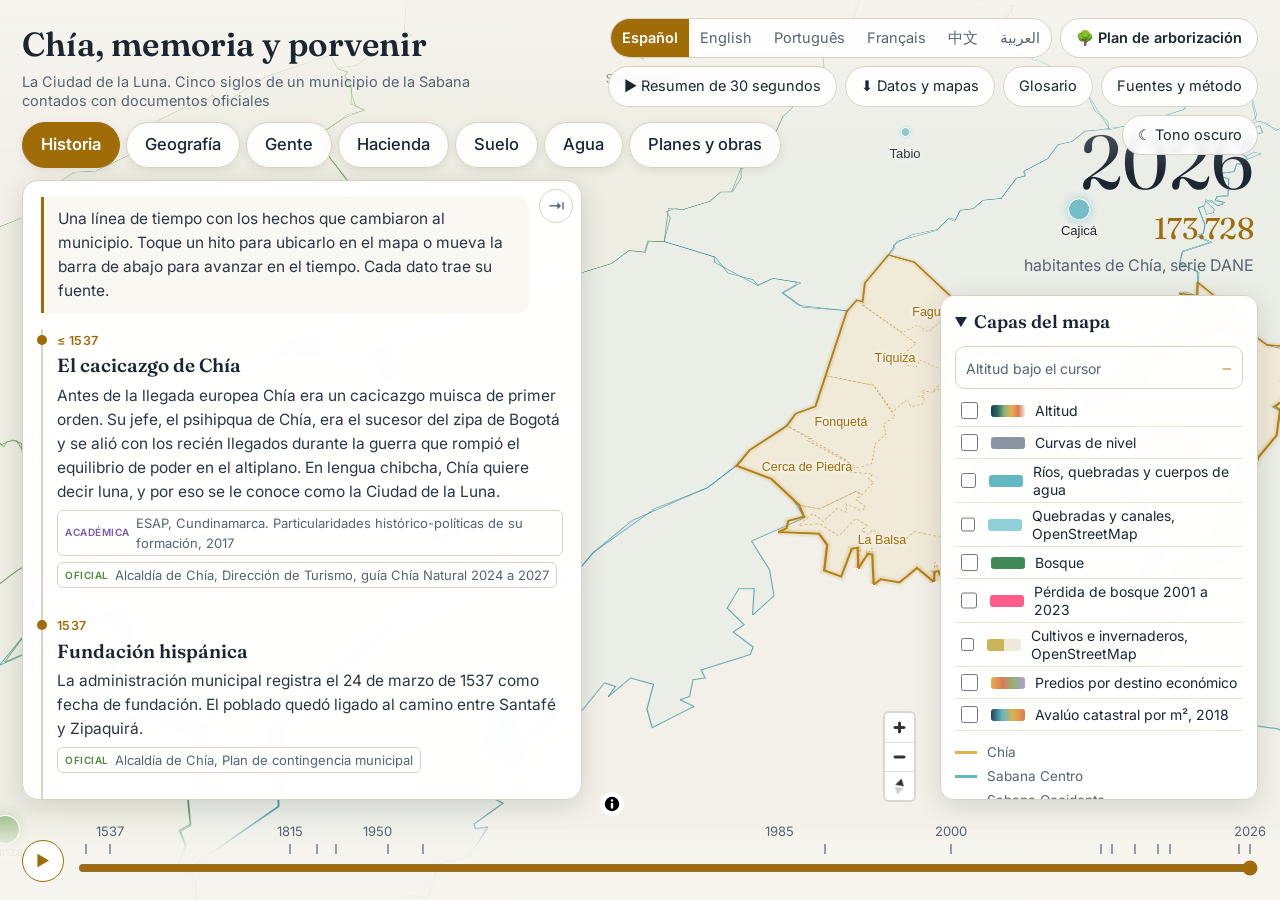
<file: index.html>
<!DOCTYPE html>
<html lang="es" dir="ltr">
<head>
<meta charset="utf-8">
<meta name="viewport" content="width=device-width, initial-scale=1">
<title>Chía, memoria y porvenir</title>
<meta name="description" content="Mapa interactivo de la historia y los planes de Chía, Cundinamarca, construido solo con documentos oficiales. Población, hacienda, agua, ordenamiento y obras.">
<meta property="og:type" content="website">
<meta property="og:title" content="Chía, memoria y porvenir">
<meta property="og:description" content="Cinco siglos de un municipio de la Sabana contados con documentos oficiales. Mapa interactivo con población, hacienda, agua, planes y obras.">
<meta property="og:url" content="https://doar95.github.io/chia/">
<meta property="og:image" content="https://doar95.github.io/chia/vista.png">
<meta property="og:image:width" content="1200">
<meta property="og:image:height" content="630">
<meta property="og:locale" content="es_CO">
<meta name="twitter:card" content="summary_large_image">
<meta name="twitter:image" content="https://doar95.github.io/chia/vista.png">
<meta name="theme-color" content="#f6f4ee">
<link rel="icon" href="icono.svg" type="image/svg+xml">
<link rel="stylesheet" href="vendor/maplibre-gl.css?v=15">
<link rel="preconnect" href="https://fonts.googleapis.com">
<link href="https://fonts.googleapis.com/css2?family=Fraunces:opsz,wght@9..144,400;9..144,600&family=Inter:wght@400;500;600&display=swap" rel="stylesheet">
<style>
:root{
  --noche:#f6f4ee; --panel:#fffffff5; --linea:#d8d2c4; --luna:#1c2632; --tenue:#566373;
  --oro:#a06c08; --agua:#1f8a99; --teja:#c2552d; --sabana:#4f8a3c; --lila:#7b58b0;
  --velo:#f6f4eee6; --velo0:#f6f4ee00; --velo2:#f6f4eef2; --velo3:#f6f4eecc; --chip:#ffffffdd; --tar:#faf8f3; --sel:#ece7da; --txt2:#2c3744;
  --rej:#e3ded2; --pista:#e9e5da; --modalbg:#1c263299; --caja:#ffffff; --sobreoro:#ffffff; --selfondo:#a06c08;
  --serif:"Fraunces",Georgia,"Songti SC","Noto Serif SC",serif;
  --sans:"Inter",system-ui,-apple-system,"Segoe UI","Noto Sans Arabic","PingFang SC","Microsoft YaHei",sans-serif;
}
[data-tema=oscuro]{
  --noche:#0a1420; --panel:#0f1c2bf2; --linea:#2a3b50; --luna:#efe9dc; --tenue:#9fb0c3;
  --oro:#e3b04b; --agua:#63b8c4; --teja:#dd7a55; --sabana:#8fb47a; --lila:#b79ad6;
  --velo:#0a1420e6; --velo0:#0a142000; --velo2:#0a1420f2; --velo3:#0a1420cc; --chip:#0f1c2bcc; --tar:#12213299; --sel:#1c2e44; --txt2:#dcd6c9;
  --rej:#22344a; --pista:#1b2b3f; --modalbg:#060c14d9; --caja:#0f1c2b; --sobreoro:#1a1405; --selfondo:#e3b04b;
}
*{box-sizing:border-box}
html,body{height:100%;margin:0;background:var(--noche);color:var(--luna);font-family:var(--sans);font-size:16.5px;line-height:1.55}
#map{position:fixed;inset:0}
button{font:inherit;color:inherit;cursor:pointer}
a{color:var(--oro)}
.cab{position:fixed;inset-block-start:0;inset-inline:0;display:flex;justify-content:space-between;align-items:flex-start;gap:16px;padding:18px 22px;pointer-events:none;z-index:5;background:linear-gradient(var(--velo),var(--velo0))}
.cab>*{pointer-events:auto}
.cab>div:first-child{flex:0 0 auto;pointer-events:none}
h1{white-space:nowrap}
h1{font-family:var(--serif);font-weight:600;font-size:clamp(22px,2.6vw,34px);margin:0;letter-spacing:.2px}
.sub{color:var(--tenue);max-width:52ch;margin:2px 0 0;font-size:14.5px;line-height:1.35}
.acc{display:flex;flex-wrap:wrap;gap:8px;justify-content:flex-end;align-items:center}
.pld{border:1px solid var(--linea);background:var(--chip);border-radius:999px;padding:8px 15px;font-size:14.5px;backdrop-filter:blur(6px)}
.pld:hover{border-color:var(--oro)}
.idi{display:flex;border:1px solid var(--linea);border-radius:999px;overflow:hidden;background:var(--chip)}
.idi button{border:0;background:none;padding:8px 11px;font-size:14.5px;color:var(--tenue)}
.idi button[aria-pressed=true]{background:var(--selfondo);color:var(--sobreoro);font-weight:600}
.lat{position:fixed;inset-block:180px 100px;inset-inline-start:22px;width:min(560px,calc(100vw - 44px));background:var(--panel);border:1px solid var(--linea);border-radius:16px;display:flex;flex-direction:column;z-index:4;backdrop-filter:blur(8px);overflow:hidden}
.caps{position:fixed;inset-block-start:122px;inset-inline-start:22px;z-index:5;display:flex;flex-wrap:wrap;gap:6px;max-width:calc(100vw - 420px)}
.caps button{border:1px solid var(--linea);background:var(--chip);padding:9px 18px;border-radius:999px;color:var(--luna);white-space:nowrap;font-size:16.5px;font-weight:500;backdrop-filter:blur(6px);box-shadow:0 2px 10px #00000014}
.caps button:hover{border-color:var(--oro)}
.caps button[aria-selected=true]{background:var(--selfondo);color:var(--sobreoro);border-color:var(--selfondo);font-weight:600}
.cont{padding:16px 18px 20px;overflow-y:auto;flex:1}
.cont h2{font-family:var(--serif);font-weight:600;font-size:21px;margin:18px 0 6px}
.cont h2:first-child{margin-top:0}
.cont p{margin:0 0 10px;color:var(--txt2)}
.nota{font-size:14px;color:var(--tenue)}
.ev{border-inline-start:2px solid var(--linea);padding:2px 0 14px 14px;padding-inline-start:14px;position:relative;opacity:.38;transition:opacity .3s;cursor:pointer}
.ev::before{content:"";position:absolute;inset-inline-start:-6px;top:6px;width:10px;height:10px;border-radius:50%;background:var(--linea)}
.ev.on{opacity:1}.ev.on::before{background:var(--oro)}
.ev.act{border-inline-start-color:var(--oro)}
.ev .a{font-size:12.5px;color:var(--oro);font-weight:600;letter-spacing:.4px}
.ev h3{font-family:var(--serif);font-size:19px;margin:1px 0 3px;font-weight:600}
.ev p{font-size:15.5px;margin:0 0 6px}
.fts{display:flex;flex-wrap:wrap;gap:6px;margin:4px 0 12px}
.ft{font-size:13px;border:1px solid var(--linea);border-radius:6px;padding:2px 7px;color:var(--tenue);text-decoration:none;display:inline-flex;gap:6px;align-items:center}
.ft:hover{border-color:var(--oro);color:var(--luna)}
.ft b{font-weight:600;font-size:10px;text-transform:uppercase;letter-spacing:.5px}
.t-of b{color:var(--sabana)}.t-ju b{color:var(--agua)}.t-ac b{color:var(--lila)}.t-pr b{color:var(--teja)}
.tar{border:1px solid var(--linea);border-radius:12px;padding:12px 14px;margin:0 0 10px;cursor:pointer;background:var(--tar)}
.tar:hover,.tar.act{border-color:var(--agua)}
.tar h3{font-family:var(--serif);font-size:19px;margin:0 0 4px;font-weight:600}
.tar p{font-size:15.5px;margin:0 0 6px}
table{width:100%;border-collapse:collapse;font-size:13px;margin:4px 0 8px}
th,td{padding:5px 6px;font-size:14.5px;text-align:end;border-bottom:1px solid var(--rej)}
th:first-child,td:first-child{text-align:start}
th{color:var(--tenue);font-weight:500}
svg text{font-family:var(--sans);fill:var(--tenue);font-size:12px}
.ley{display:flex;flex-wrap:wrap;gap:10px;font-size:14px;color:var(--tenue);margin:2px 0 8px}
.ley i{display:inline-block;width:10px;height:10px;border-radius:2px;margin-inline-end:5px;vertical-align:-1px}
.anio{position:fixed;inset-block-start:124px;inset-inline-end:26px;text-align:end;z-index:3;pointer-events:none}
.anio .n{font-family:var(--serif);font-size:clamp(40px,6vw,76px);line-height:1;font-weight:400}
.anio .p{font-size:clamp(20px,2.4vw,30px);font-family:var(--serif);color:var(--oro);margin-top:6px}
.anio .l{font-size:16px;color:var(--tenue)}
.tiempo{position:fixed;inset-block-end:0;inset-inline:0;padding:14px 22px 18px;z-index:5;background:linear-gradient(var(--velo0),var(--velo2) 45%);display:flex;gap:14px;align-items:flex-end}
.tiempo .bt{width:42px;height:42px;border-radius:50%;border:1px solid var(--oro);background:var(--caja);color:var(--oro);font-size:15px;flex:none}
.pista{flex:1;position:relative;height:58px;direction:ltr}
.pista input{position:absolute;inset-inline:0;bottom:6px;width:100%;margin:0;accent-color:var(--oro);background:none}
.marcas{position:absolute;inset-inline:8px;bottom:28px;height:26px}
.marcas i{position:absolute;bottom:0;width:2px;height:10px;background:var(--tenue);opacity:.6;transform:translateX(-1px)}
.marcas span{position:absolute;bottom:13px;font-size:13px;color:var(--tenue);transform:translateX(-50%)}
.leym{position:fixed;inset-block-end:92px;inset-inline-end:22px;z-index:3;font-size:16px;line-height:1.45;color:var(--tenue);background:var(--chip);border:1px solid var(--linea);border-radius:10px;padding:12px 16px;max-width:330px}
.leym div{display:flex;align-items:center;gap:10px;margin:4px 0}
.leym i{width:22px;height:0;border-top:3px solid;flex:none}
.etq{font-size:13px;color:var(--txt2);text-shadow:0 0 4px var(--noche),0 0 4px var(--noche);white-space:nowrap;pointer-events:none}
.etq.c{font-family:var(--serif);font-size:18px;color:var(--luna);font-weight:600}
.etq.cerro{color:var(--luna);font-size:12.5px;font-style:italic}
.etq.v{color:var(--oro);font-size:12.5px}
.modal{position:fixed;inset:0;background:var(--modalbg);z-index:20;display:none;align-items:center;justify-content:center;padding:20px}
.modal.ab{display:flex}
.modal .caja{background:var(--caja);border:1px solid var(--linea);border-radius:16px;max-width:760px;width:100%;max-height:86vh;overflow:auto;padding:24px 28px}
.modal h2{font-family:var(--serif);margin:0 0 10px;font-size:24px}
.modal h3{font-family:var(--serif);margin:18px 0 6px;font-size:17px}
.modal li{margin:4px 0;color:var(--txt2)}
.modal .lf{list-style:none;padding:0}.modal .lf li{margin:6px 0}
.rec{position:fixed;inset:0;z-index:15;display:none;pointer-events:none}
.rec.ab{display:block}
.rec .vel{position:absolute;inset:0;background:radial-gradient(ellipse at center,var(--velo0) 30%,var(--velo3) 100%)}
.rec .txt{position:absolute;inset-inline:0;bottom:17vh;text-align:center;padding:0 20px}
.rec .txt h2{font-family:var(--serif);font-size:clamp(34px,6vw,72px);margin:0;font-weight:600;text-shadow:0 2px 24px var(--noche)}
.rec .txt p{font-size:clamp(16px,2vw,22px);color:var(--luna);margin:8px 0 0;text-shadow:0 2px 12px var(--noche)}
.rec .txt>*{animation:sube .9s both}
@keyframes sube{from{opacity:0;transform:translateY(14px)}to{opacity:1;transform:none}}
.rec .ctl{position:absolute;inset-inline:0;bottom:6vh;display:flex;gap:10px;justify-content:center;pointer-events:auto}
.rec .bar{position:absolute;inset-inline:0;bottom:0;height:3px;background:var(--rej)}
.rec .bar i{display:block;height:100%;background:var(--oro);width:0}
body.enrec .lat,body.enrec .tiempo,body.enrec .leym,body.enrec .anio,body.enrec .cab{opacity:0;pointer-events:none}
.lat,.tiempo,.leym,.anio,.cab{transition:opacity .6s}
.capa{display:flex;align-items:center;gap:10px;padding:7px 2px;border-bottom:1px solid var(--pista);cursor:pointer;font-size:14.5px}
.capa input{accent-color:var(--oro);width:17px;height:17px}
.capa i{width:34px;height:12px;border-radius:3px;flex:none}
.alt-box{display:flex;justify-content:space-between;align-items:baseline;border:1px solid var(--linea);border-radius:10px;padding:8px 12px;margin:0 0 10px;color:var(--tenue)}
.alt-box b{font-family:var(--serif);font-size:22px;color:var(--oro);font-weight:400}
.kpis{display:grid;grid-template-columns:1fr 1fr;gap:8px;margin:4px 0 14px}
.kpis div{border:1px solid var(--linea);border-radius:12px;padding:10px 12px;background:var(--tar)}
.kpis b{font-family:var(--serif);font-size:26px;font-weight:400;color:var(--oro)}
.kpis small{margin-inline-start:6px;color:var(--tenue);font-size:13px}
.kpis span{display:block;font-size:13.5px;color:var(--txt2);line-height:1.3}
.aniofila{display:flex;flex-wrap:wrap;gap:12px;align-items:center;font-size:14.5px;margin:4px 0}
.aniofila b{font-family:var(--serif);font-size:20px;color:var(--oro);font-weight:400}
.aniofila i,.def>i{display:inline-block;width:10px;height:10px;border-radius:2px;margin-inline-end:5px}
.def{display:flex;gap:6px;align-items:baseline;margin:0 0 6px}.def p{margin:0;font-size:15px}.def>i{flex:none}
.dls{display:grid;gap:8px}
.dls a{display:flex;justify-content:space-between;gap:12px;border:1px solid var(--linea);border-radius:10px;padding:10px 14px;text-decoration:none;color:var(--luna)}
.dls a:hover{border-color:var(--oro)}.dls span{color:var(--tenue);font-size:13px;white-space:nowrap}.dls b{font-weight:500}
.amp{position:absolute;inset-block-start:8px;inset-inline-end:8px;z-index:2;width:34px;height:34px;border-radius:50%;border:1px solid var(--linea);background:var(--caja);color:var(--tenue);font-size:17px;line-height:1}
.amp:hover{border-color:var(--oro);color:var(--oro)}
@media (min-width:821px){body.amplio .lat{width:min(48vw,900px)}body.amplio .cont{font-size:17.5px}body.amplio .cont svg{max-width:640px;display:block}}
.guia{margin-inline-end:34px!important}
.capas{position:fixed;inset-block-end:100px;inset-inline-end:22px;z-index:4;width:318px;max-height:calc(100vh - 395px);overflow:auto;background:var(--panel);border:1px solid var(--linea);border-radius:14px;padding:4px 14px 8px;box-shadow:0 6px 28px #0000001f;backdrop-filter:blur(8px)}
.capas summary{font-family:var(--serif);font-weight:600;font-size:18px;padding:8px 0;cursor:pointer}
.capas .alt-box{margin:2px 0 6px;padding:6px 10px;font-size:14px}.capas .alt-box b{font-size:19px}
.capas .capa{padding:4px 2px;font-size:14px;line-height:1.25}
.leyc{font-size:13.5px;color:var(--tenue);padding-top:8px}.leyc div{display:flex;align-items:center;gap:10px;margin:3px 0}.leyc i{width:22px;height:0;border-top:3px solid;flex:none}.leyc .lt{display:block;margin-top:6px;line-height:1.35}
body.enrec .capas,body.enrec .caps{opacity:0;pointer-events:none}
.trad{font-size:12px;color:var(--tenue);border:1px dashed var(--linea);border-radius:8px;padding:6px 10px;margin:0 0 12px}
.maplibregl-ctrl-attrib{font-size:10px}
.maplibregl-ctrl-top-right{top:auto;bottom:100px;right:356px}
.maplibregl-ctrl-bottom-left{bottom:74px;left:590px}
[dir=rtl] .maplibregl-ctrl-bottom-left{left:auto;right:590px}
[dir=rtl] .maplibregl-ctrl-top-right{right:auto;left:356px}
body.enrec .maplibregl-control-container{opacity:0}
@media (max-width:820px){
  .cab{flex-direction:column;padding:12px 14px;gap:8px}h1{white-space:normal}.acc{justify-content:flex-start}
  .sub{display:none}
  .lat{inset-block:auto 96px;inset-inline:10px;width:auto;height:44vh}
  .anio{inset-block-start:128px;inset-inline-end:14px}
  .tiempo{padding:8px 12px 12px}
  .caps{position:fixed;inset-block-start:auto;inset-block-end:calc(44vh + 100px);inset-inline:10px;max-width:none;flex-wrap:nowrap;overflow-x:auto;scrollbar-width:none}.caps button{padding:7px 13px;font-size:14.5px}
  .lat{inset-block:auto 96px!important}.amp{display:none}
  .idi{max-width:100%;overflow-x:auto;scrollbar-width:none}.idi button{white-space:nowrap}.pld{padding:6px 11px;font-size:13.5px}
  .acc{flex-wrap:nowrap;overflow-x:auto;max-width:100%;scrollbar-width:none;justify-content:flex-start}.acc>*{flex:none}
  .capas{inset-block-end:auto;inset-block-start:104px;inset-inline-end:auto;inset-inline-start:10px;width:auto;max-width:calc(100vw - 20px);max-height:calc(56vh - 210px);padding:0 12px 4px}.capas summary{font-size:15px;padding:6px 0}
  .anio{inset-block-start:100px!important}.anio .n{font-size:34px}
  .maplibregl-ctrl-top-right{display:none}.maplibregl-ctrl-bottom-left{left:8px;bottom:60px}
}
@media (prefers-reduced-motion:reduce){.rec .txt>*{animation:none}}
.guia{border-inline-start:3px solid var(--oro);background:var(--tar);border-radius:0 10px 10px 0;padding:10px 14px;margin:0 0 16px;font-size:15.5px;color:var(--txt2)}
.prov{display:inline-block;font-size:13px;color:var(--teja);border:1px dashed var(--teja);border-radius:6px;padding:2px 8px;margin:0 0 6px}
.glos dt{font-family:var(--serif);font-size:18px;font-weight:600;margin-top:12px}.glos dd{margin:2px 0 0;color:var(--txt2)}
.etq{color:var(--luna)!important;text-shadow:0 0 4px var(--noche),0 0 4px var(--noche),0 0 2px var(--noche)!important}.etq.v{color:var(--oro)!important}
.lat,.leym,.modal .caja{box-shadow:0 6px 28px #0000001f}
.maplibregl-popup-content{font-family:var(--sans)}
</style>
</head>
<body>
<div id="map" role="application" aria-label="Mapa de Chía y la Sabana"></div>

<header class="cab">
  <div><h1 id="t-title"></h1><p class="sub" id="t-sub"></p></div>
  <div class="acc">
    <div class="idi" id="idi" role="group" aria-label="Idioma">
      <button data-l="es">Español</button><button data-l="en">English</button><button data-l="pt">Português</button><button data-l="fr">Français</button><button data-l="zh">中文</button><button data-l="ar">العربية</button>
    </div>
    <a class="pld" href="planarborizacion/" style="text-decoration:none;color:inherit;font-weight:600">🌳 Plan de arborización</a>
    <button class="pld" id="b-tour"></button>
    <button class="pld" id="b-data"></button>
    <button class="pld" id="b-glos"></button>
    <button class="pld" id="b-src"></button>
    <button class="pld" id="b-tema"></button>
  </div>
</header>

<div class="anio" aria-live="polite"><div class="n" id="anio-n"></div><div class="p" id="anio-p"></div><div class="l" id="anio-l"></div></div>

<nav class="caps" id="caps" role="tablist"></nav>
<aside class="lat">
  <button class="amp" id="b-amp" aria-label="Ampliar panel">⇥</button>
  <div class="cont" id="cont"></div>
</aside>

<div class="capas" id="capas"></div>

<footer class="tiempo">
  <button class="bt" id="b-play" aria-label="Reproducir">▶</button>
  <div class="pista"><div class="marcas" id="marcas"></div><input type="range" id="sl" min="0" max="1000" value="1000" step="1" aria-label="Año"></div>
</footer>

<div class="rec" id="rec"><div class="vel"></div><div class="txt" id="rec-txt"></div>
  <div class="ctl"><button class="pld" id="rec-pausa"></button><button class="pld" id="rec-rep"></button><button class="pld" id="rec-fin"></button></div>
  <div class="bar"><i id="rec-bar"></i></div></div>

<div class="modal" id="modal"><div class="caja" id="caja"></div></div>

<script src="vendor/maplibre-gl.js?v=15"></script>
<script src="vendor/maplibre-contour.js"></script>
<script src="datos/geografia.js?v=15"></script>
<script src="datos/geografia_osm.js?v=15"></script>
<script src="datos/datos.js?v=15"></script>
<script src="contenido/es.js?v=15"></script><script src="contenido/en.js?v=15"></script><script src="contenido/pt.js?v=15"></script><script src="contenido/fr.js?v=15"></script><script src="contenido/zh.js?v=15"></script><script src="contenido/ar.js?v=15"></script>
<script src="app.js?v=15"></script>
</body>
</html>
</file>
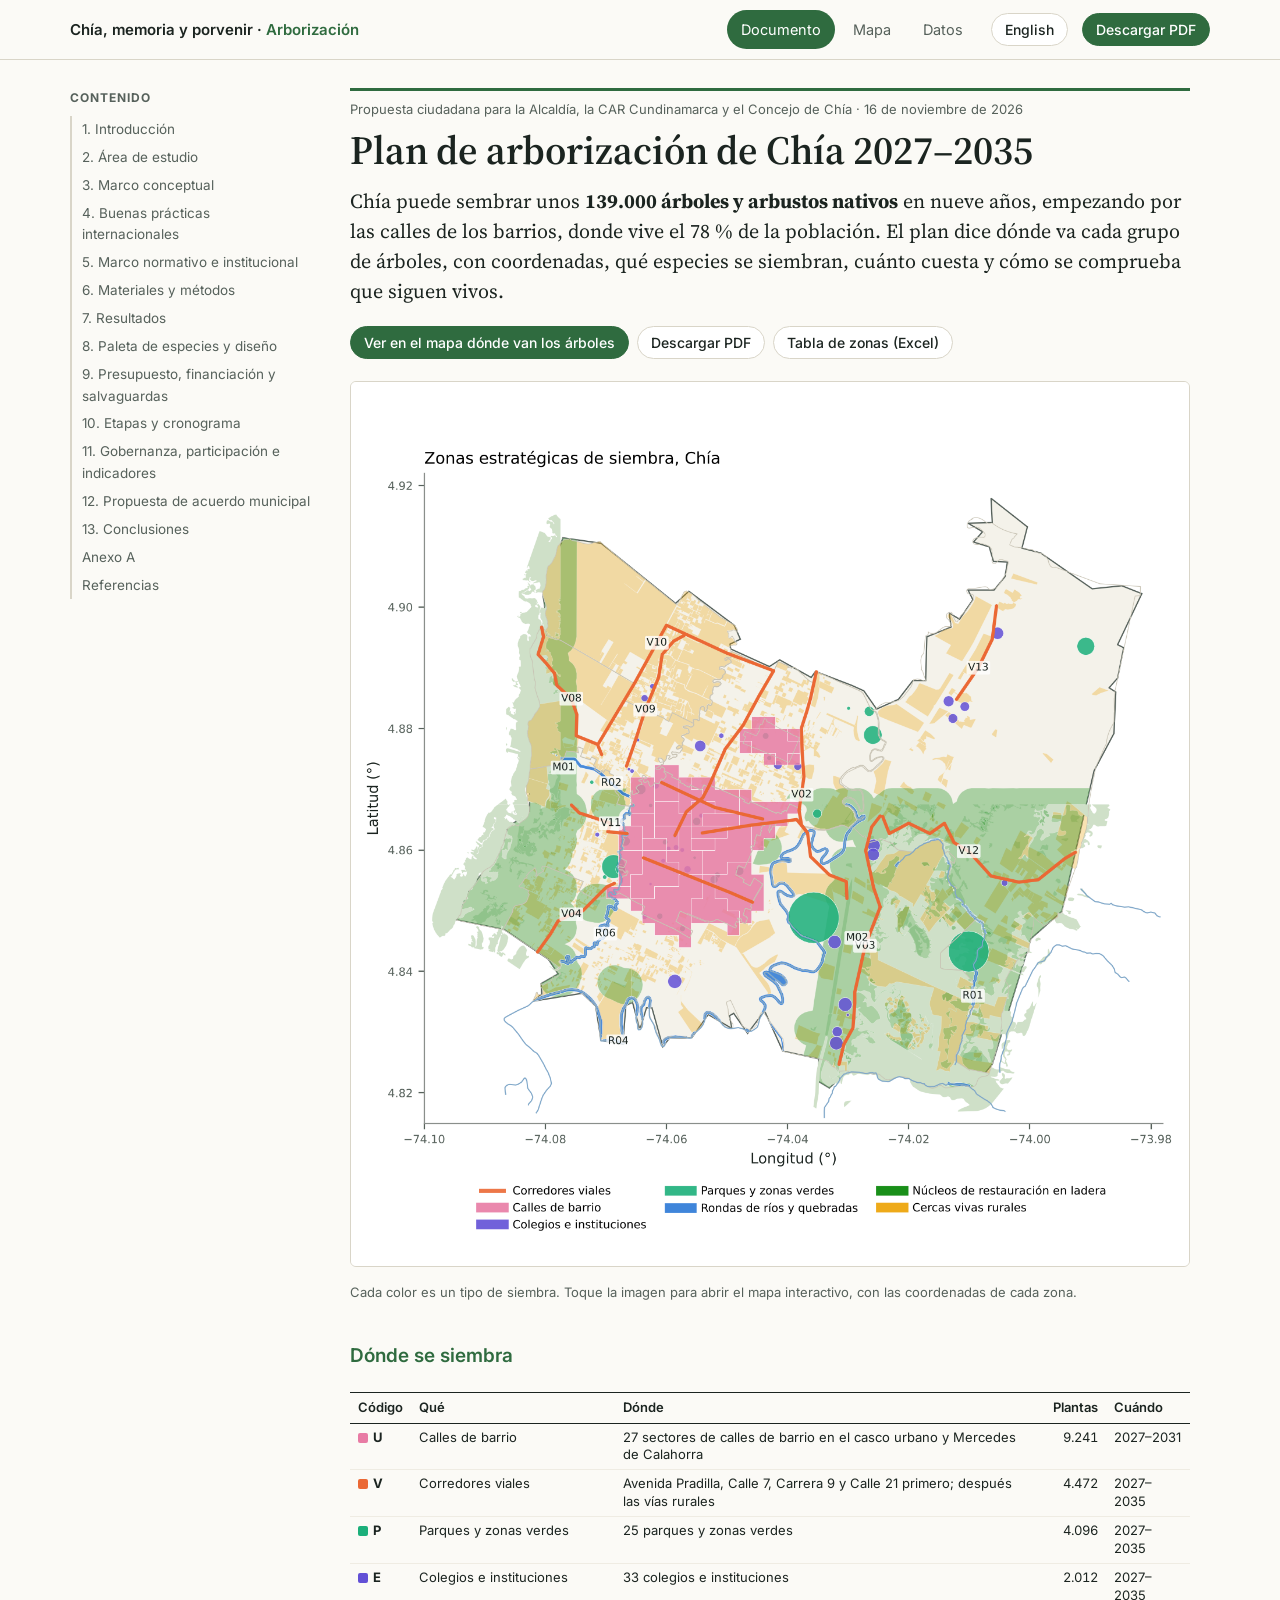
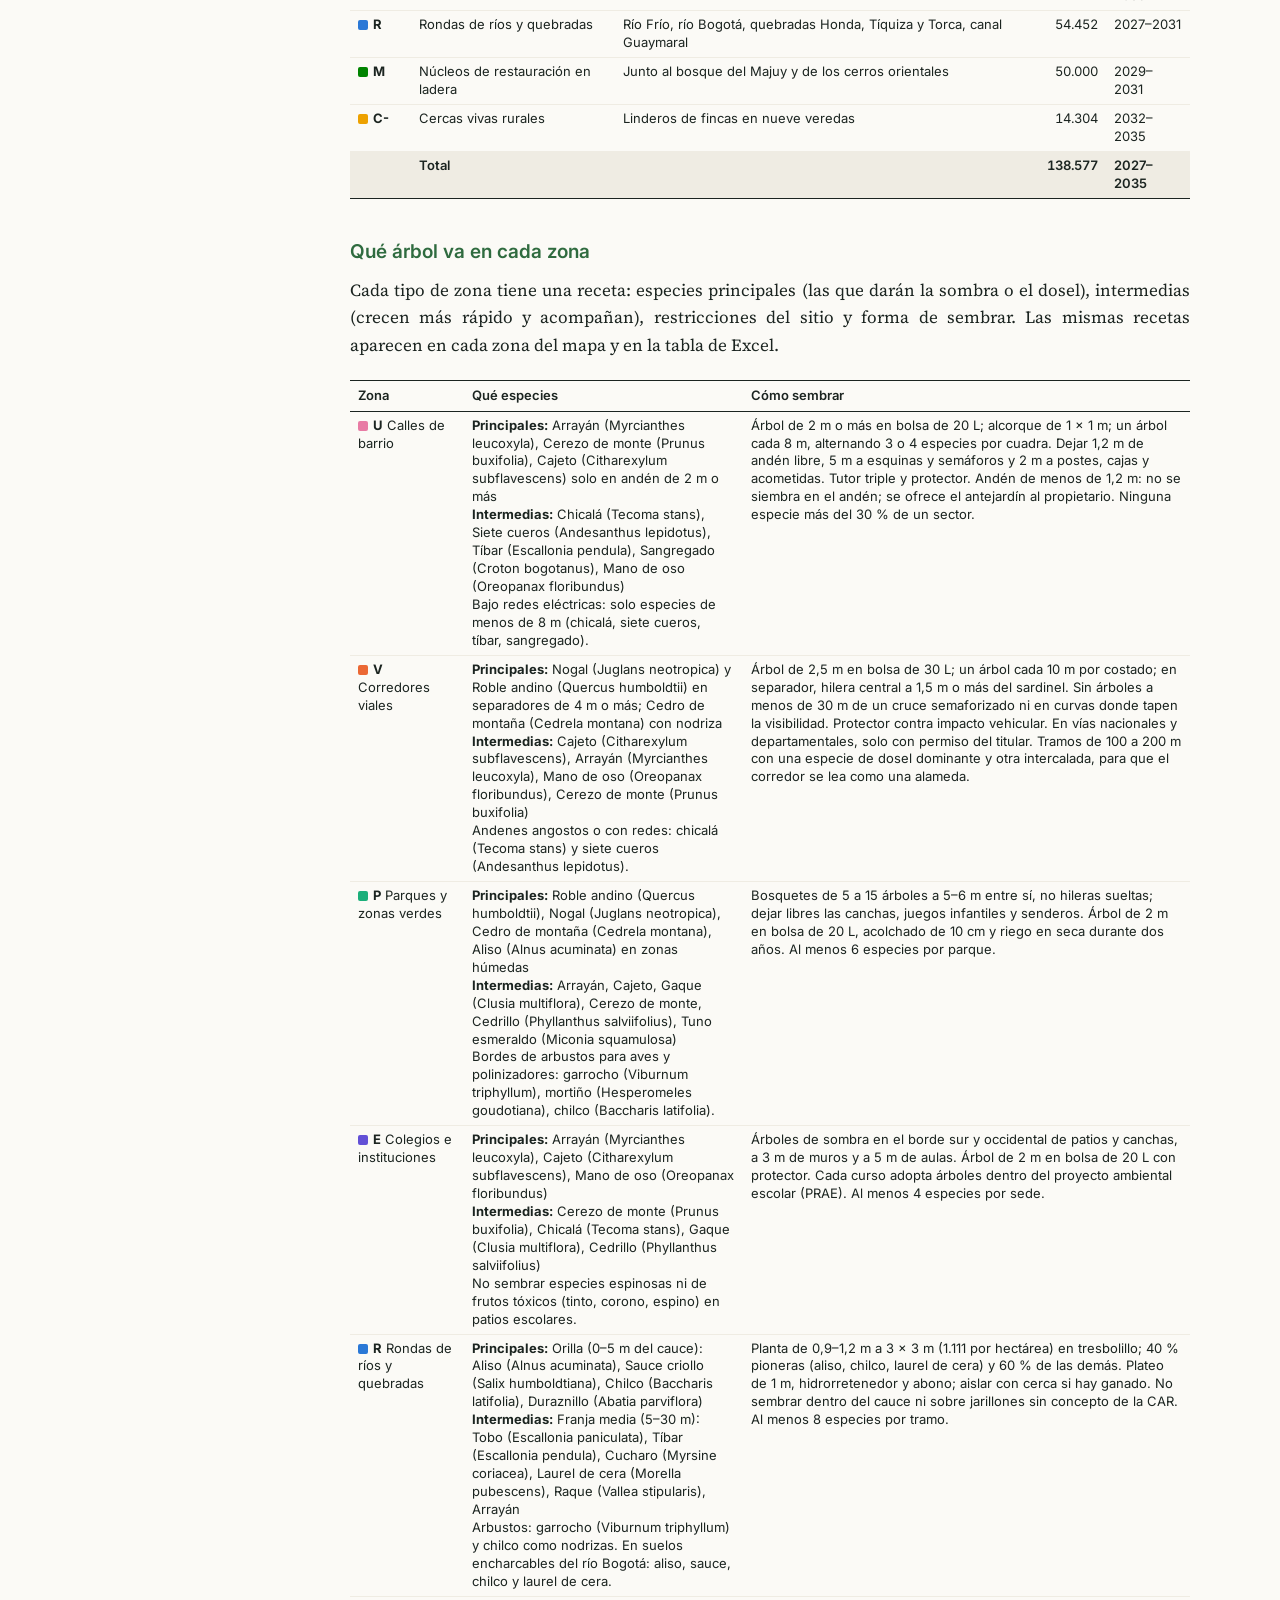
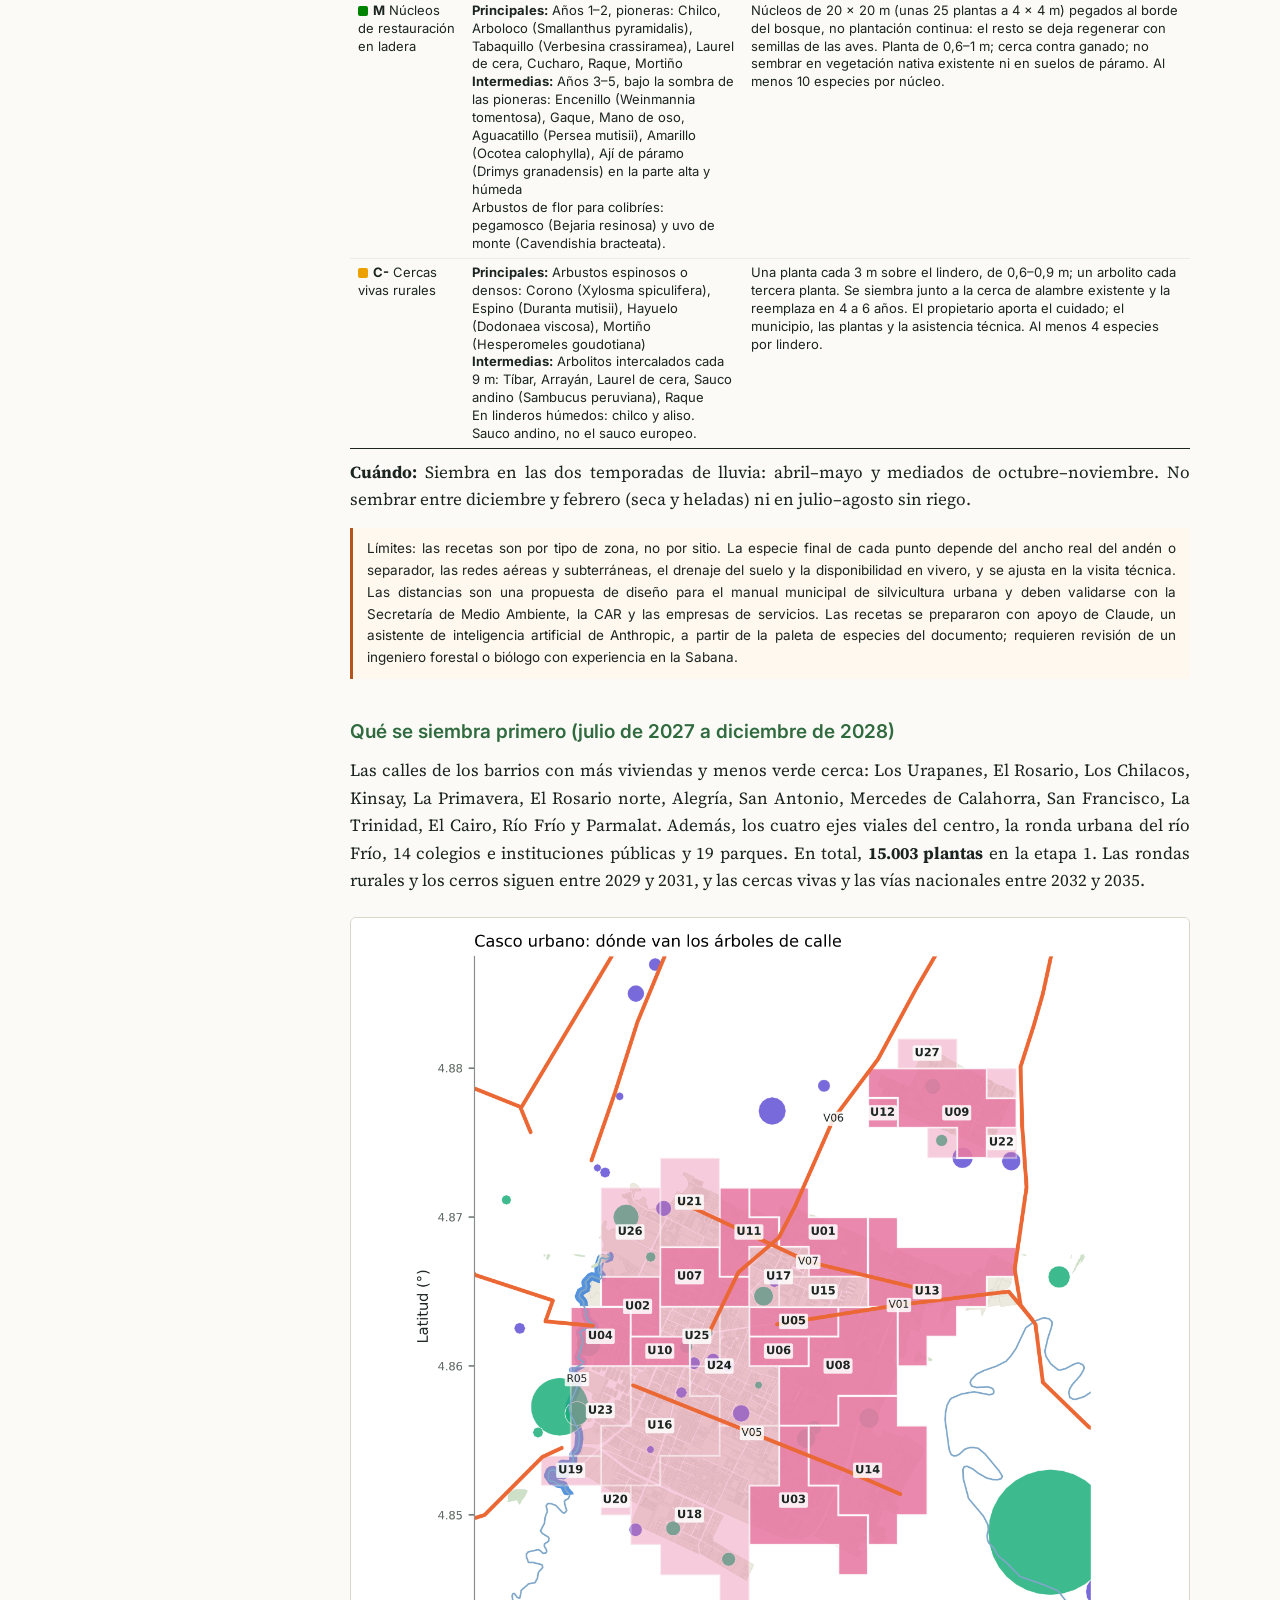
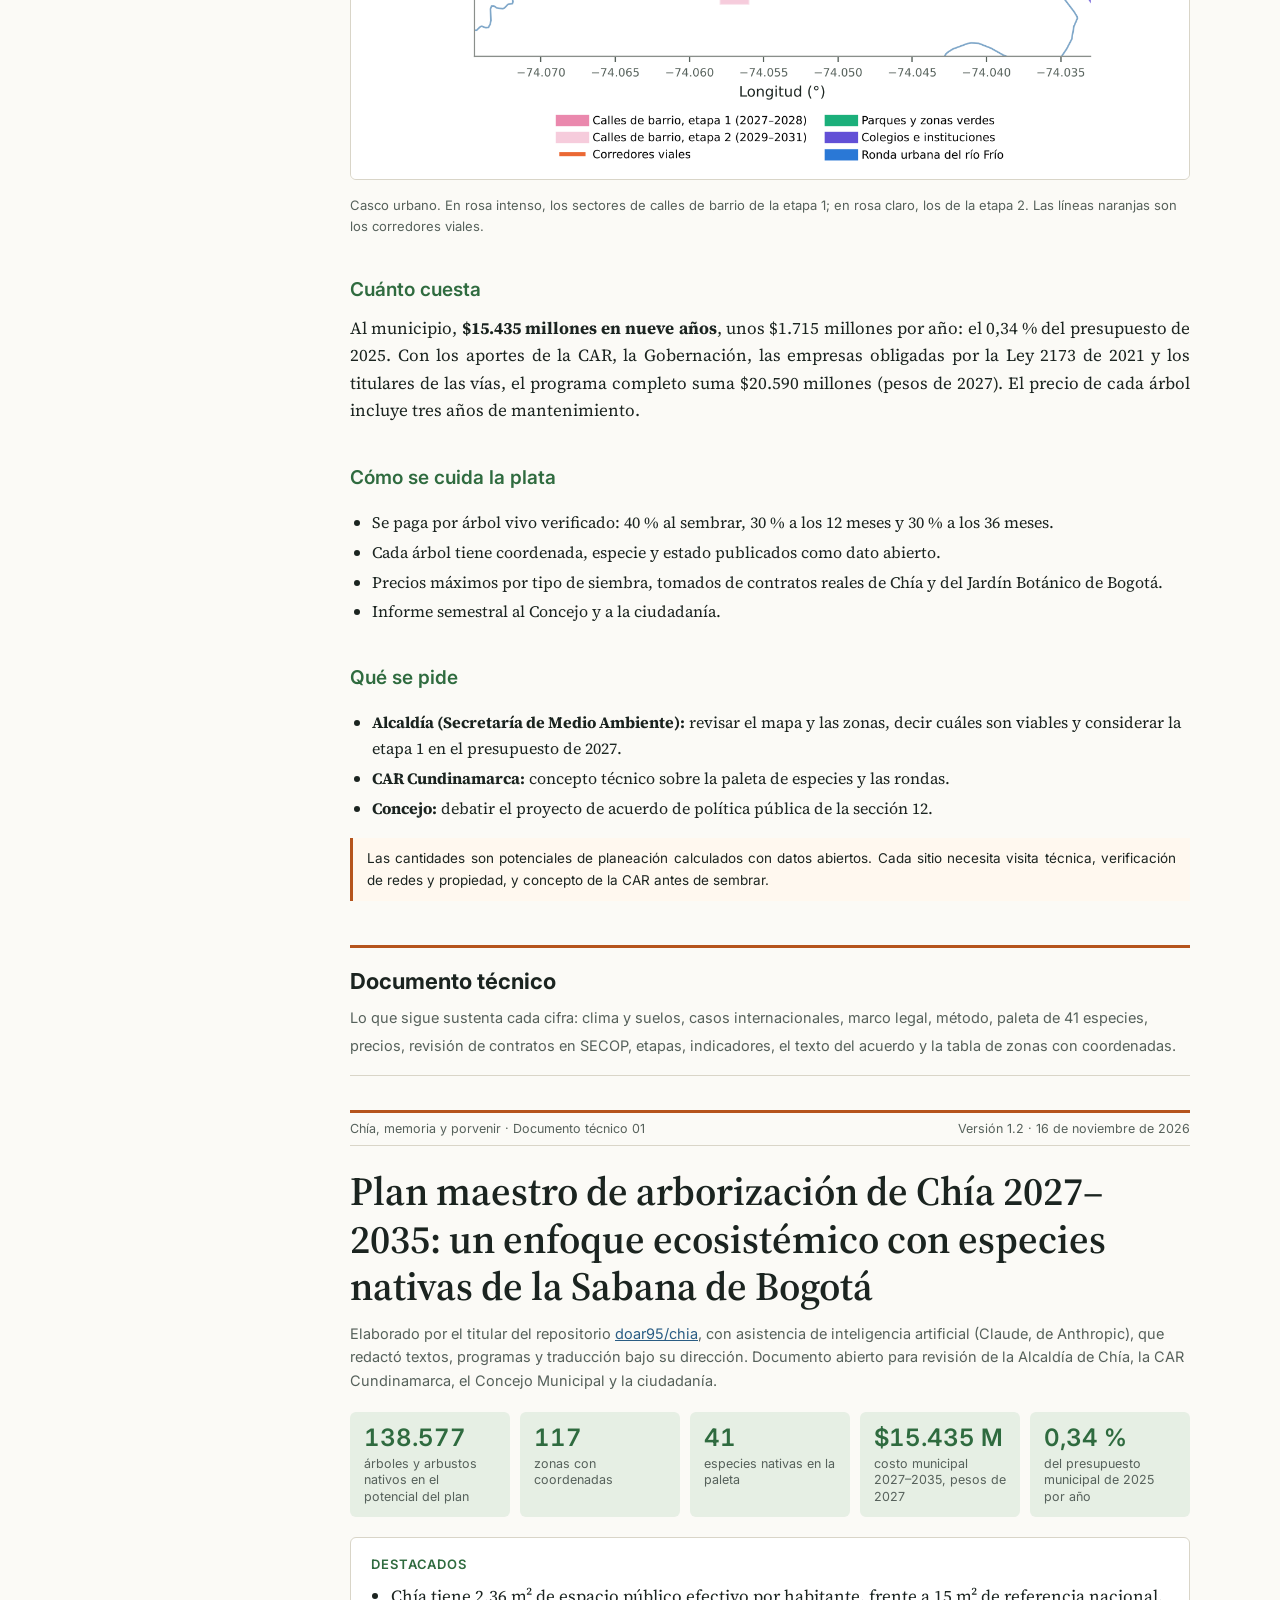
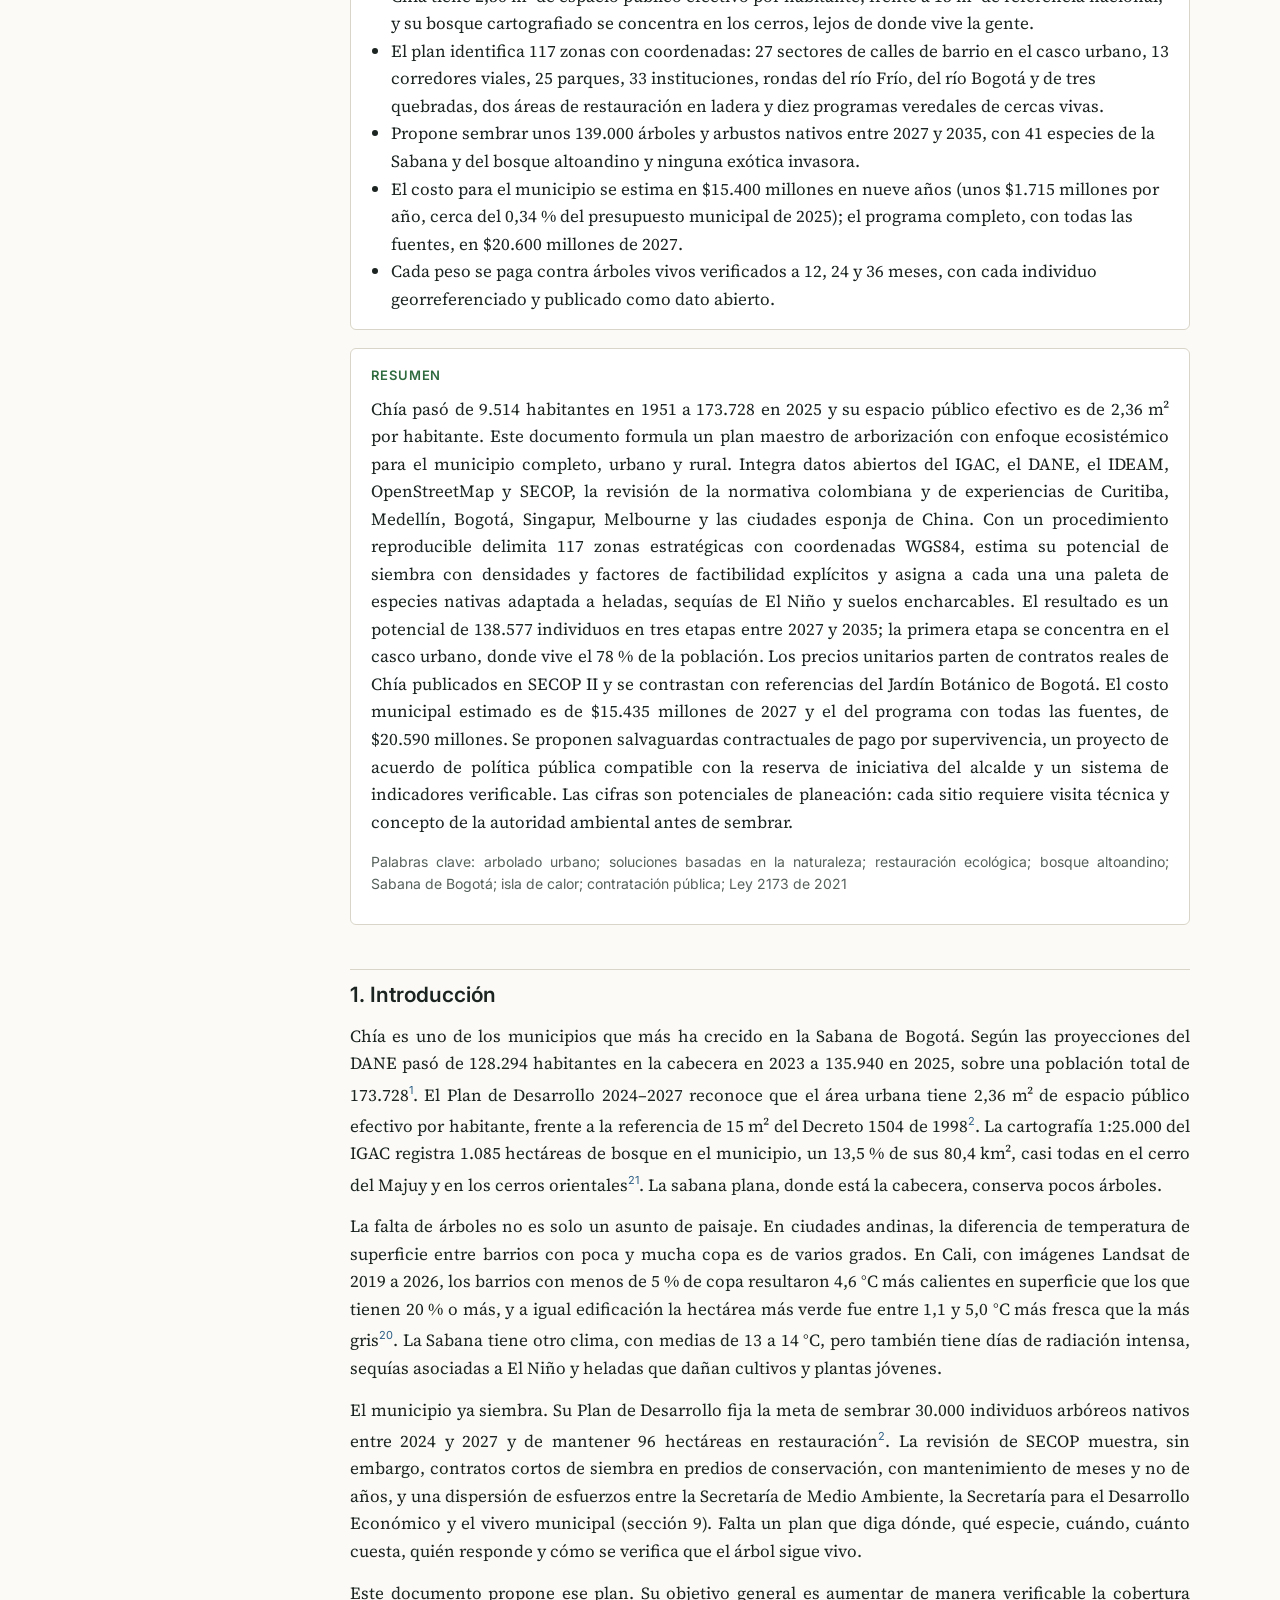
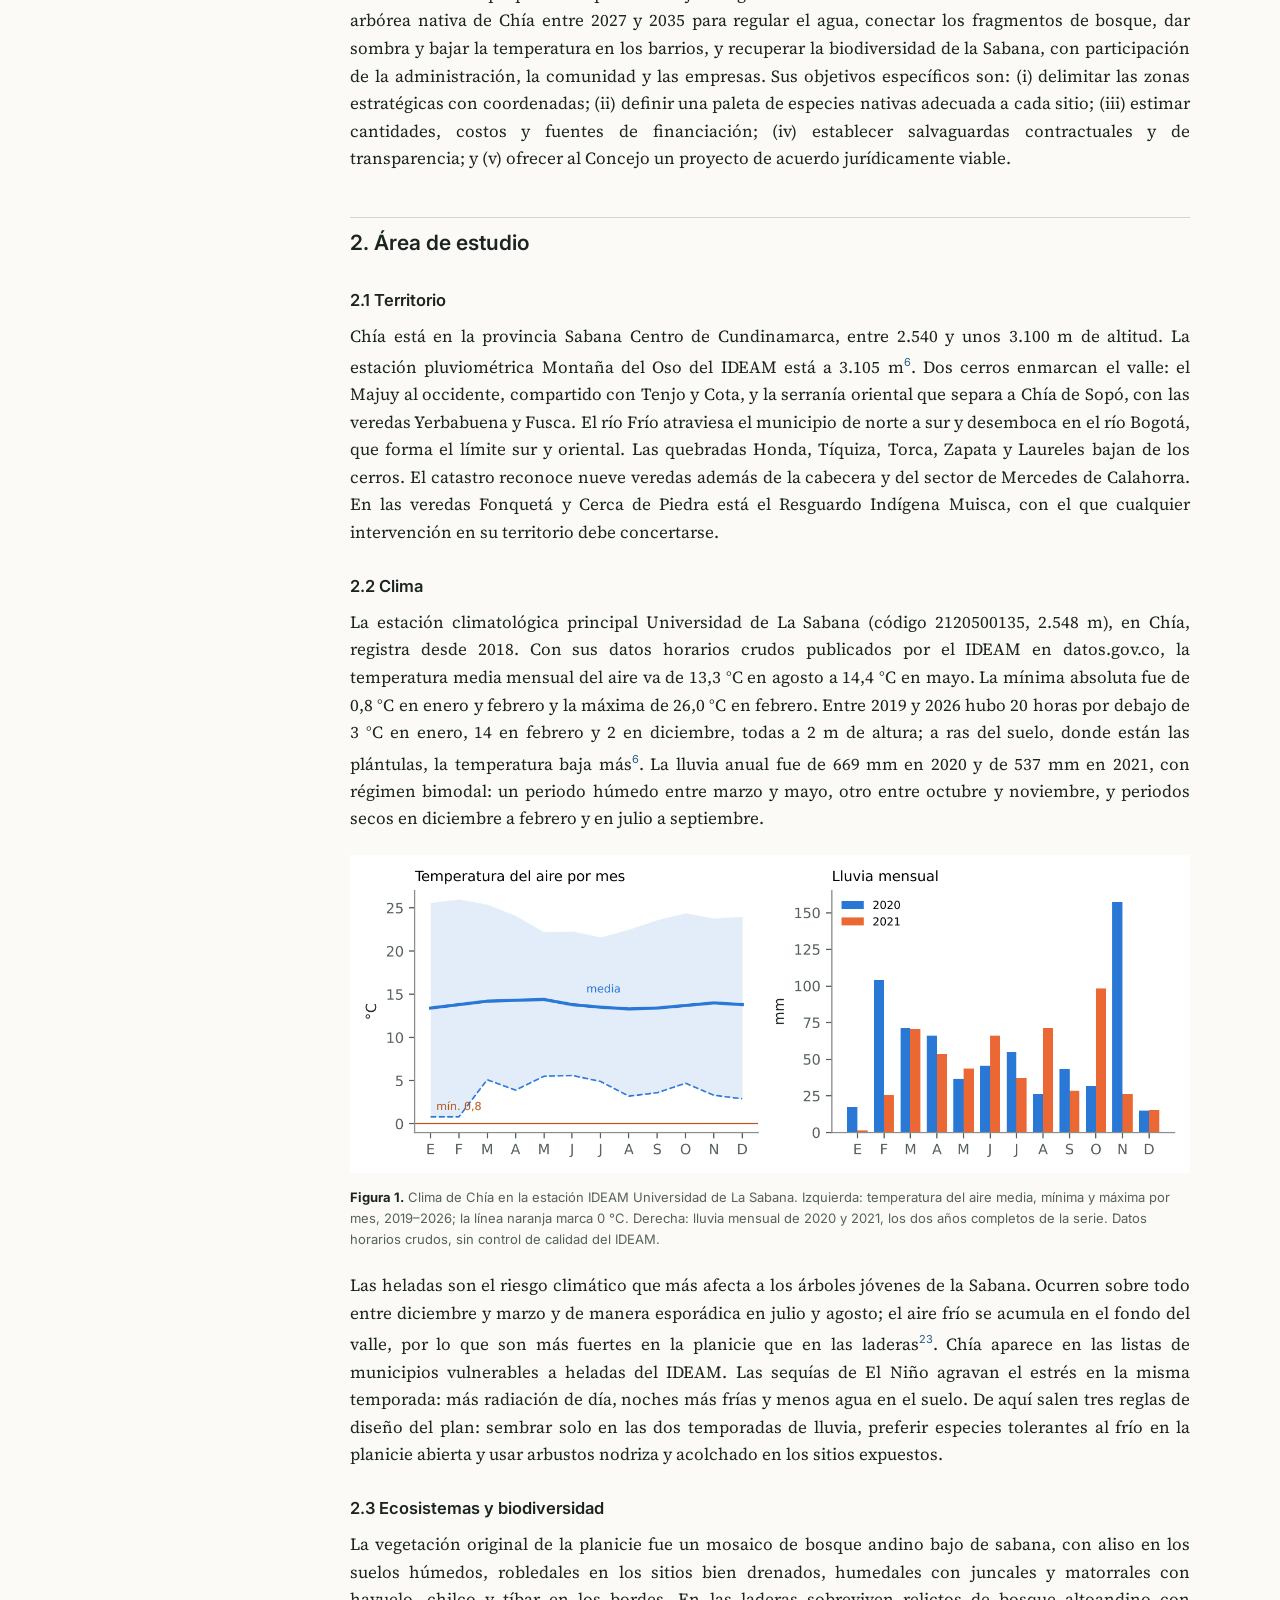
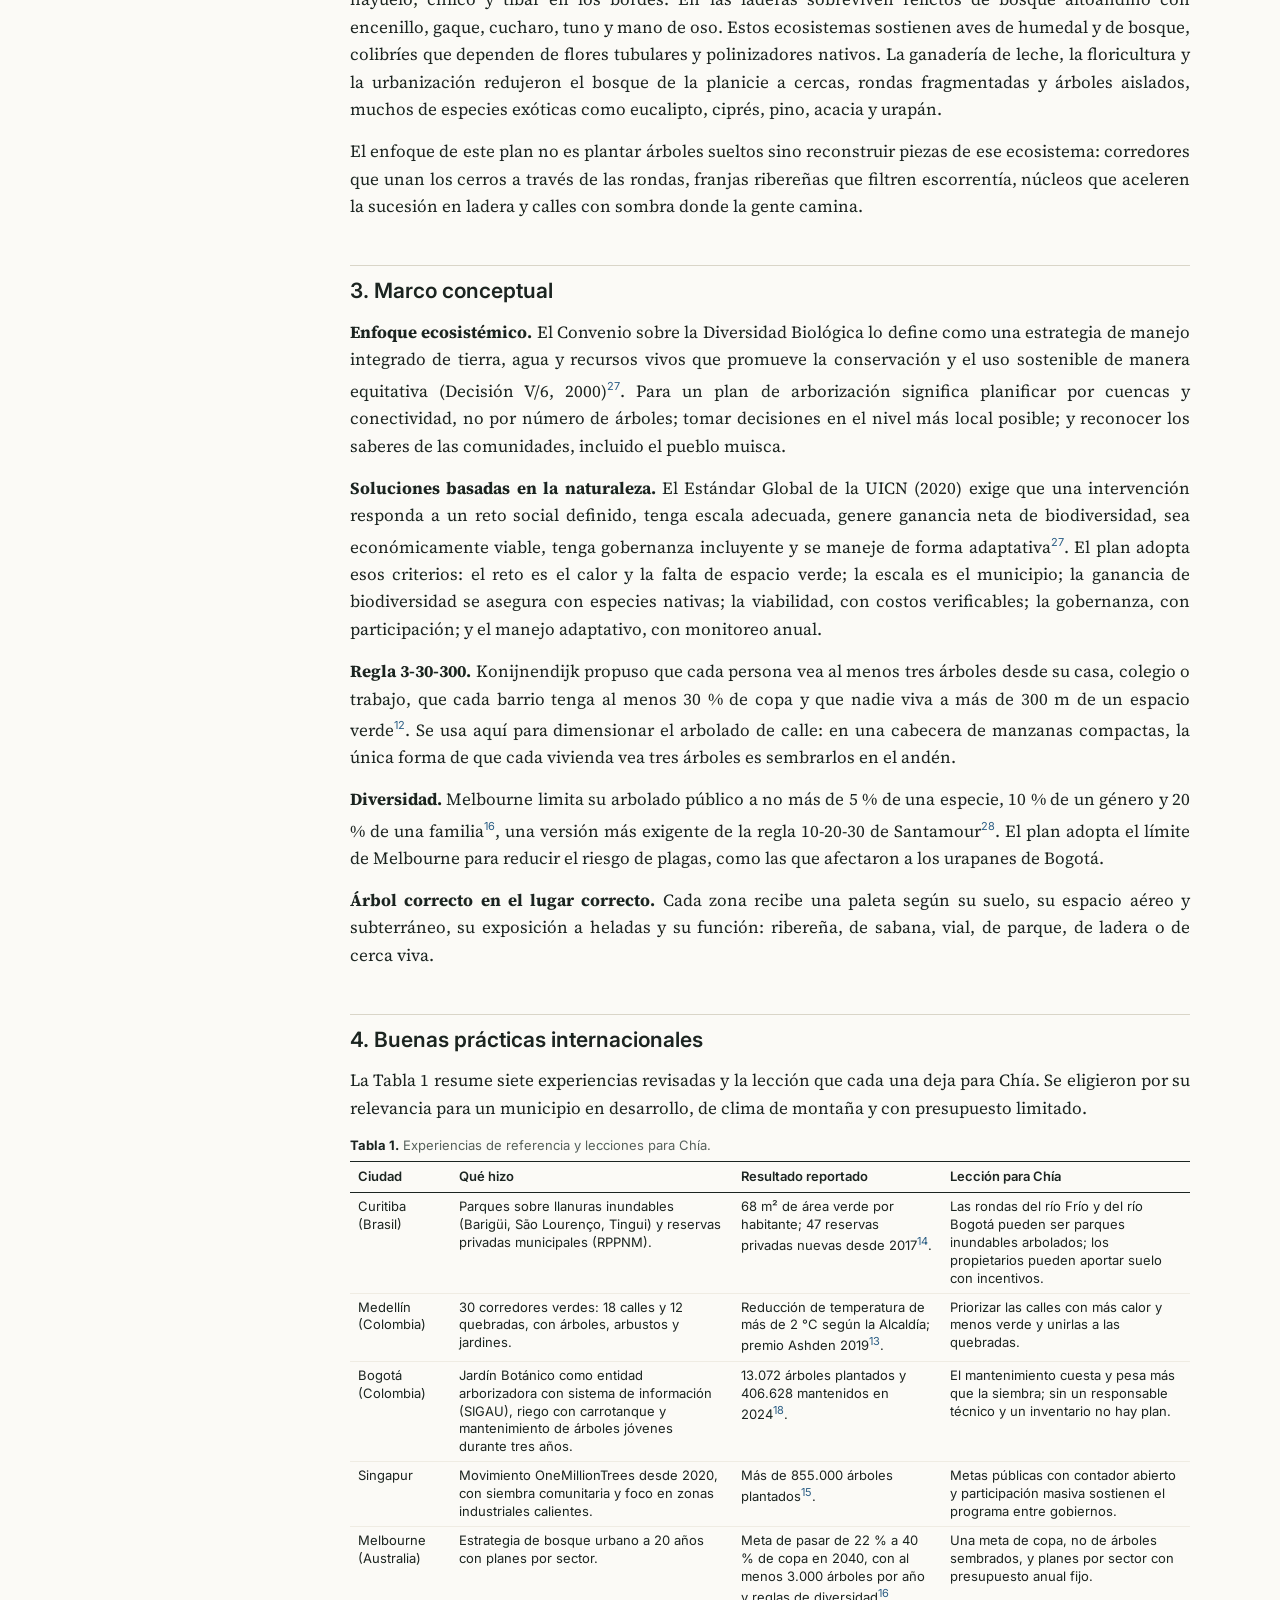
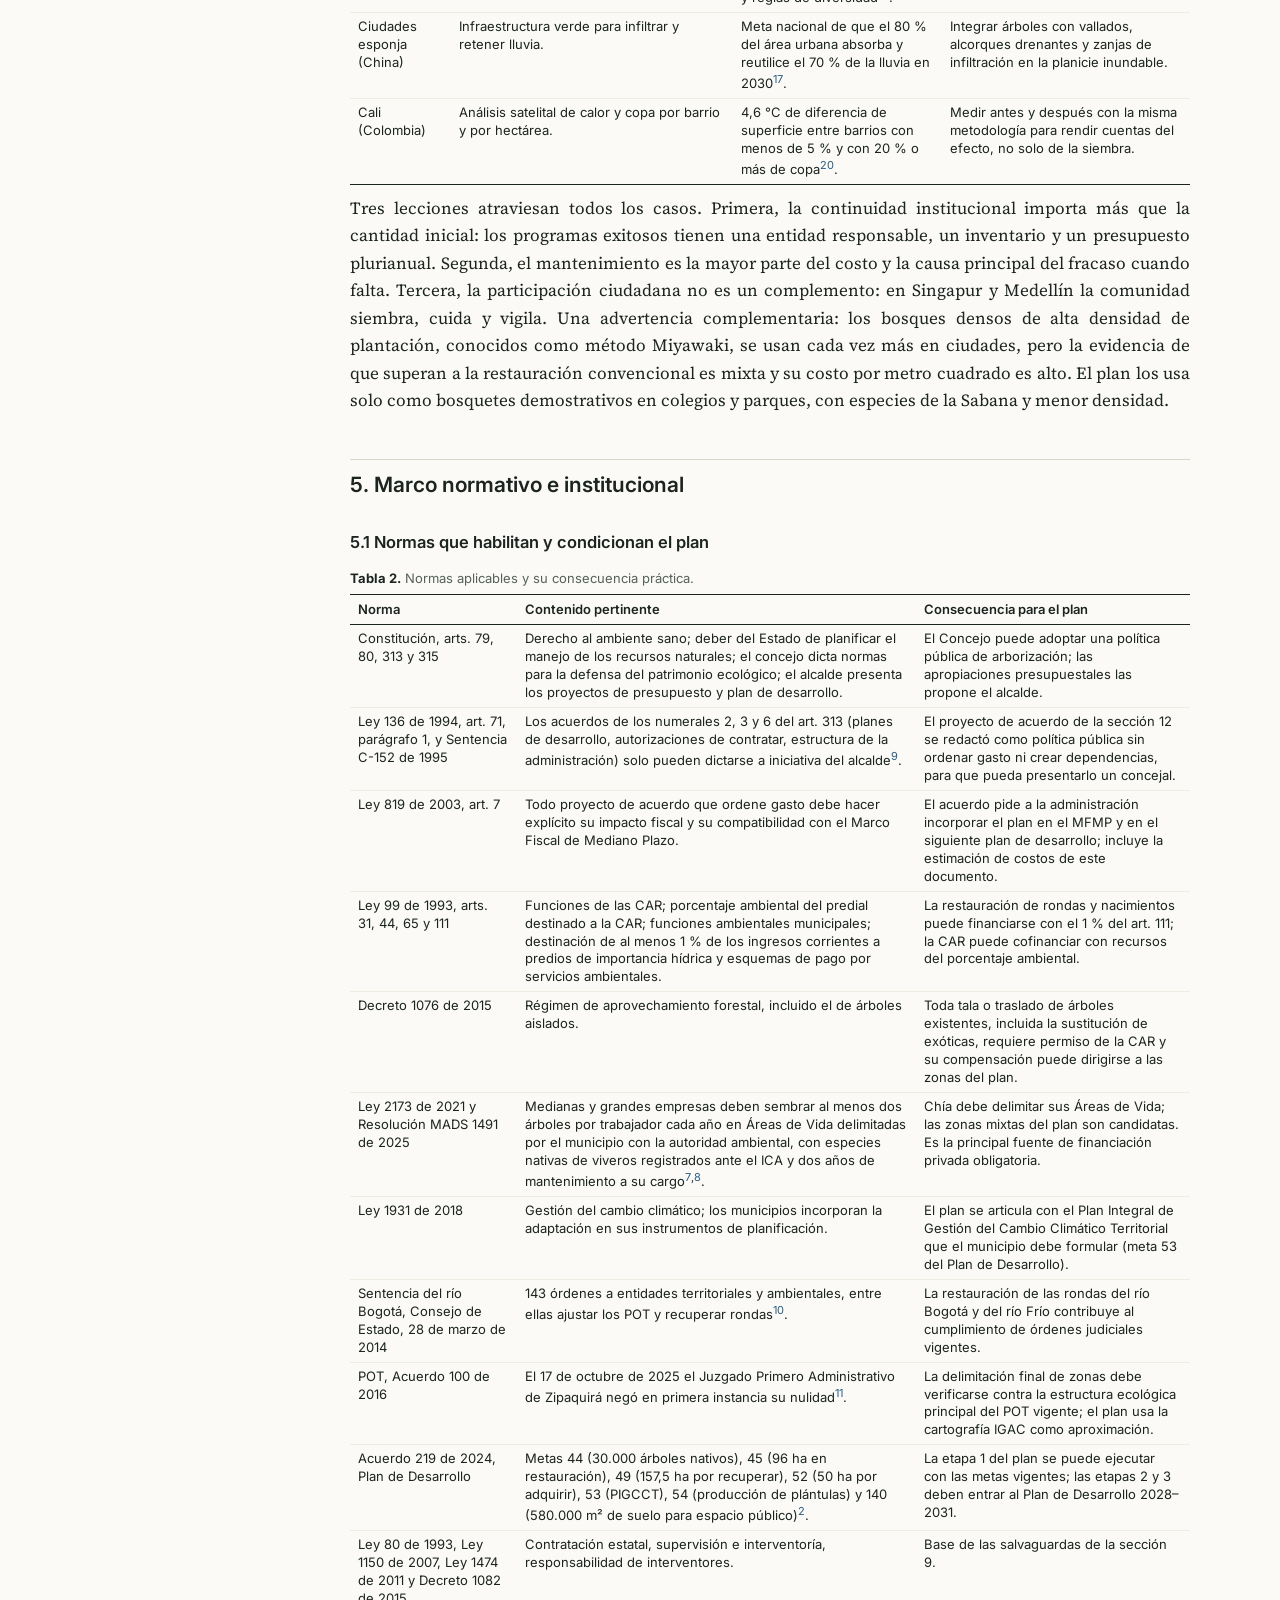
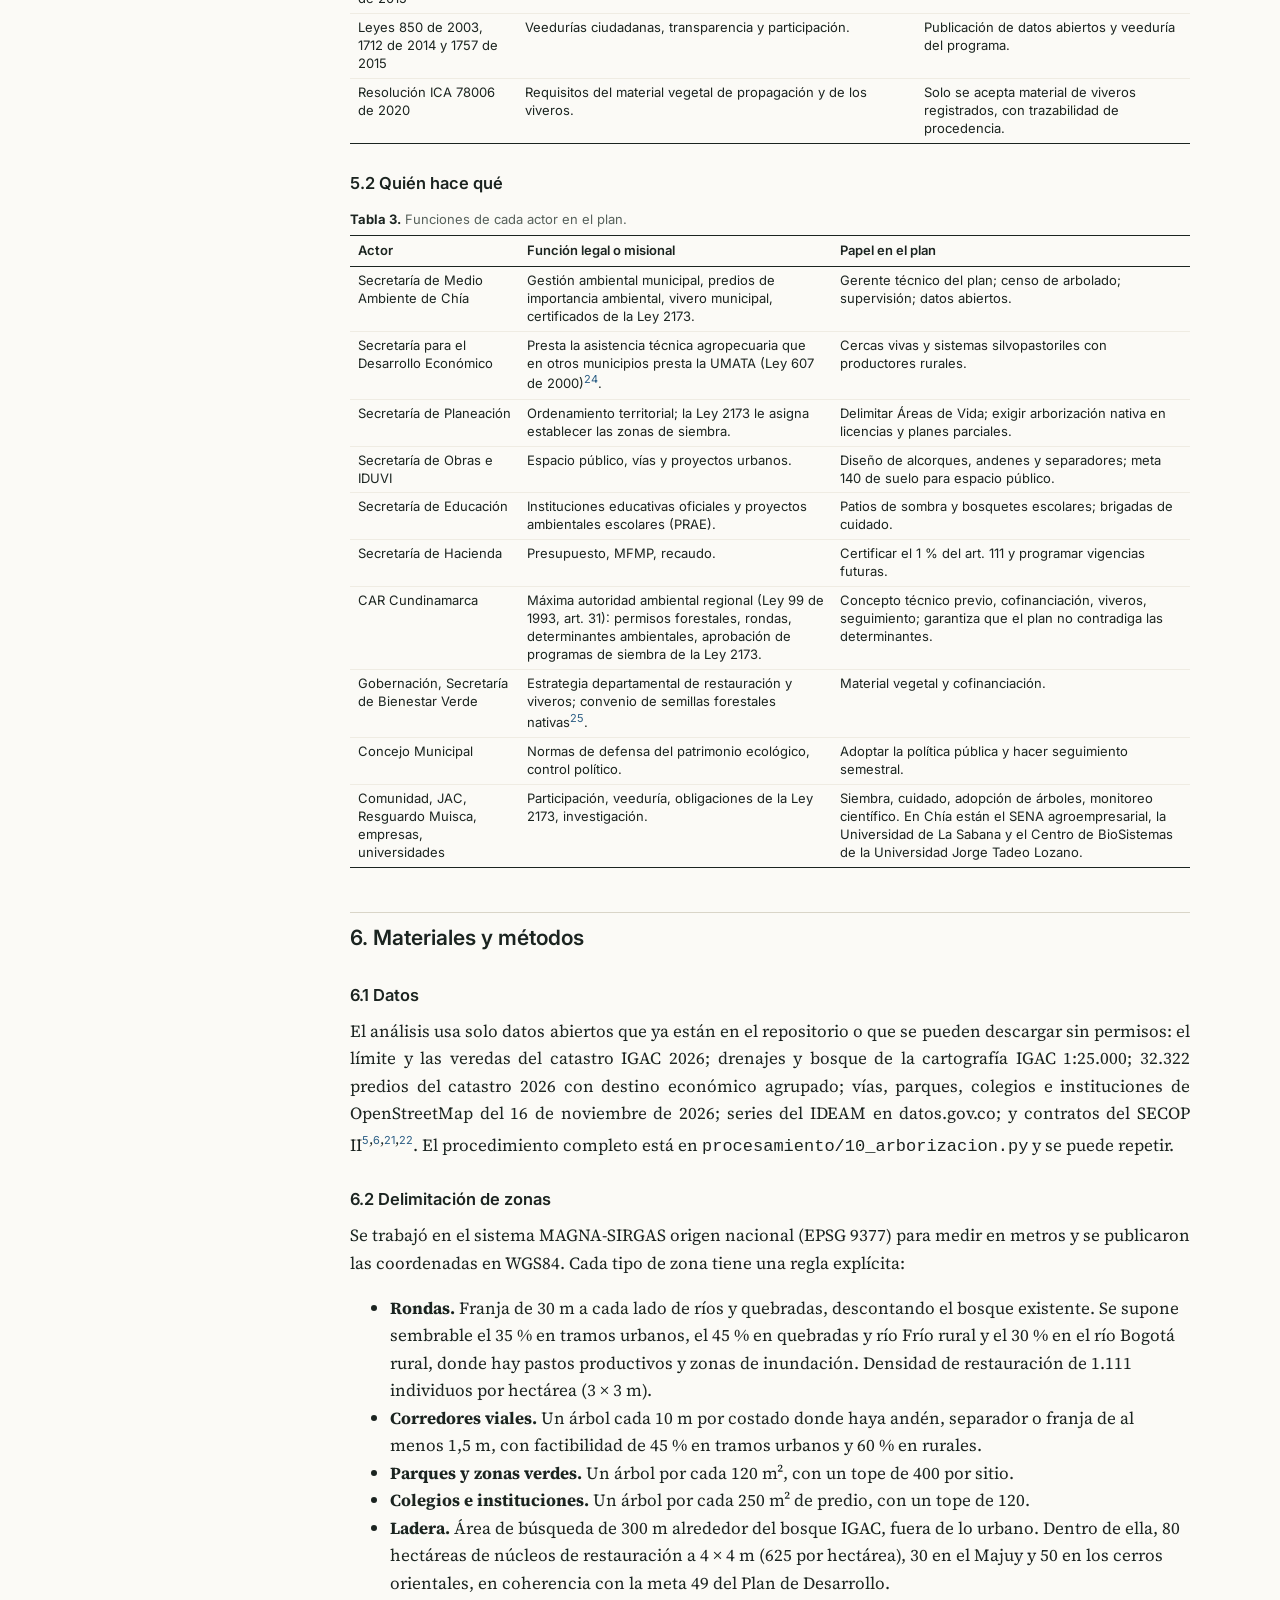
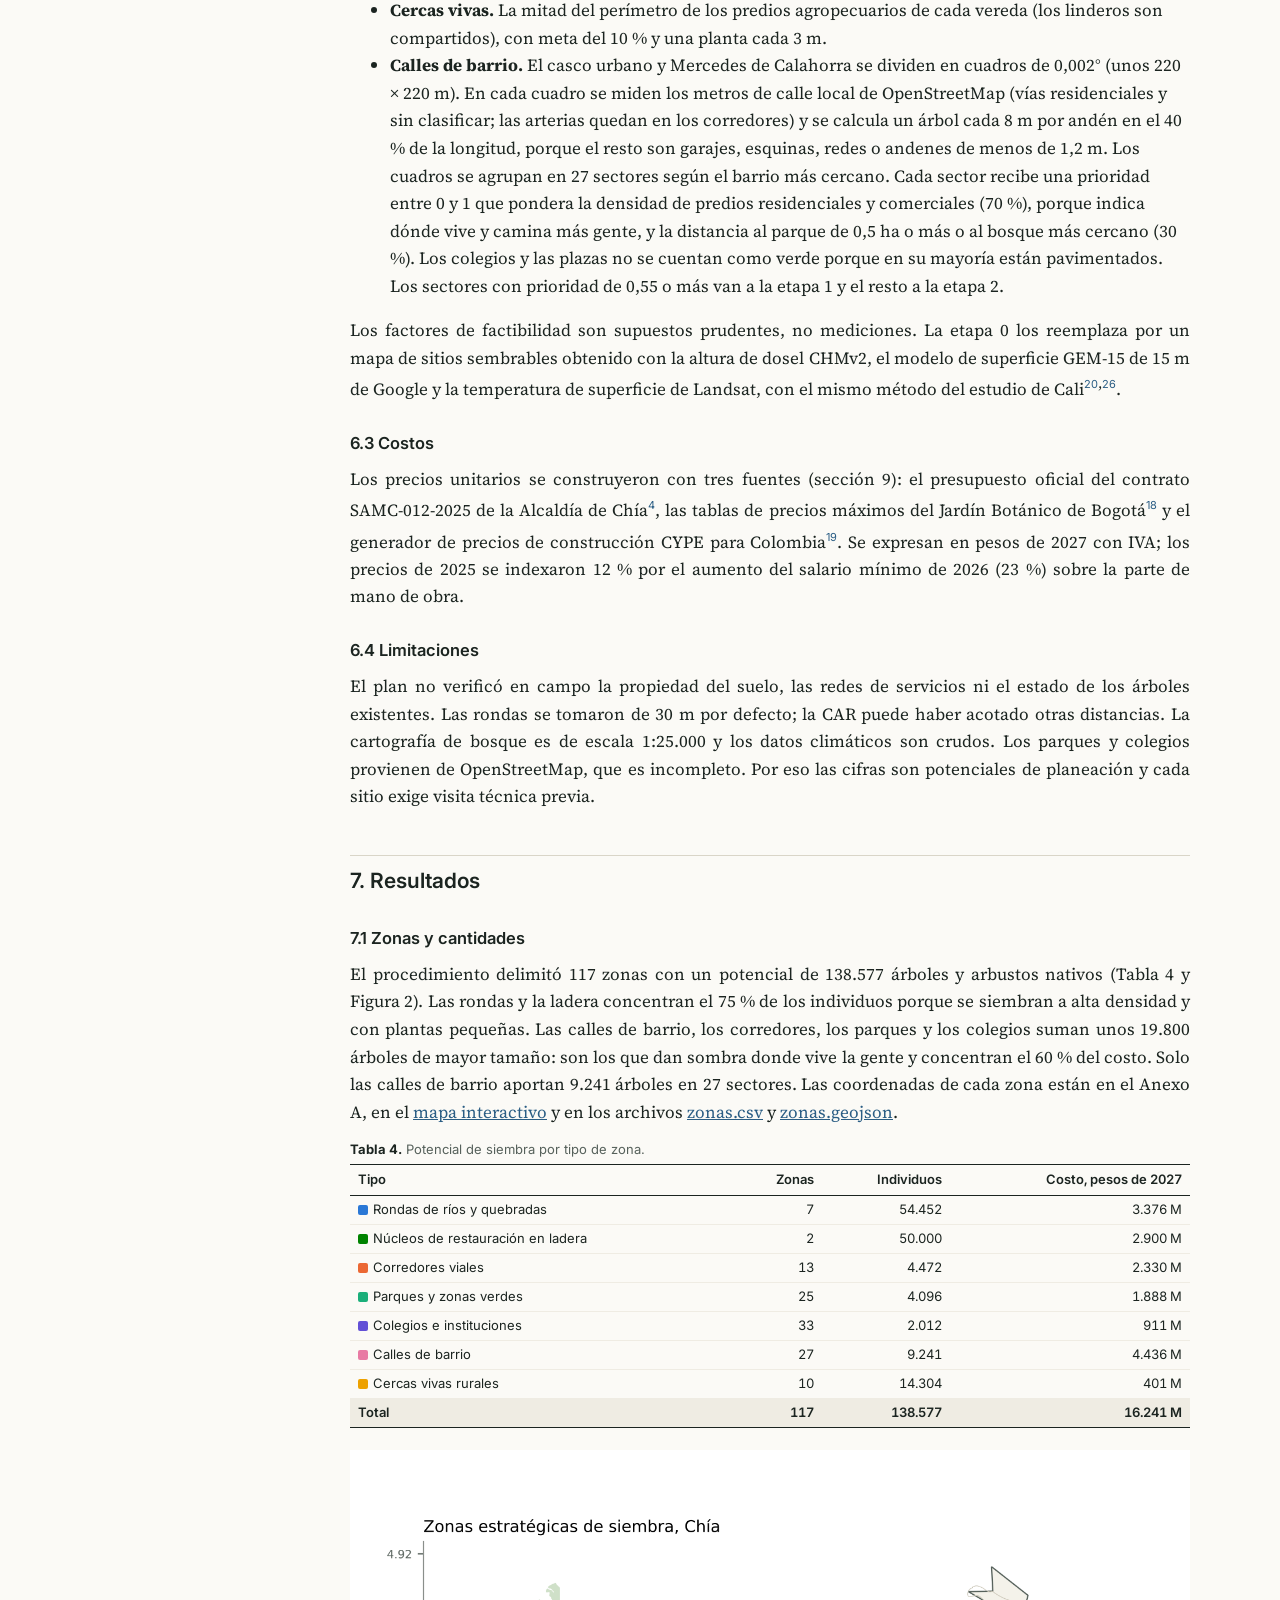
<file: planarborizacion/index.html>
<!DOCTYPE html>
<html lang="es">
<head>
<meta charset="utf-8">
<meta name="viewport" content="width=device-width, initial-scale=1">
<meta name="description" content="139.000 árboles y arbustos nativos en 117 zonas con coordenadas: qué sembrar, dónde, cuándo y cuánto cuesta.">
<meta property="og:type" content="website">
<meta property="og:locale" content="es_CO">
<meta property="og:site_name" content="Chía, memoria y porvenir">
<meta property="og:title" content="Plan de arborización de Chía 2027–2035">
<meta property="og:description" content="139.000 árboles y arbustos nativos en 117 zonas con coordenadas: qué sembrar, dónde, cuándo y cuánto cuesta.">
<meta property="og:url" content="https://doar95.github.io/chia/planarborizacion/">
<meta property="og:image" content="https://doar95.github.io/chia/planarborizacion/fig/miniatura.png">
<meta property="og:image:secure_url" content="https://doar95.github.io/chia/planarborizacion/fig/miniatura.png">
<meta property="og:image:type" content="image/png">
<meta property="og:image:width" content="1200">
<meta property="og:image:height" content="630">
<meta property="og:image:alt" content="Mapa de las zonas de siembra propuestas en Chía">
<meta name="twitter:card" content="summary_large_image">
<meta name="twitter:image" content="https://doar95.github.io/chia/planarborizacion/fig/miniatura.png">
<title>Plan maestro de arborización de Chía 2027–2035</title>
<link rel="icon" href="../icono.svg" type="image/svg+xml">
<link rel="preconnect" href="https://fonts.googleapis.com">
<link href="https://fonts.googleapis.com/css2?family=Inter:wght@400;500;600&family=Source+Serif+4:ital,opsz,wght@0,8..60,400;0,8..60,600;1,8..60,400&display=swap" rel="stylesheet">
<link rel="stylesheet" href="estilo.css?v=3">
</head>
<body>
<header class="barra"><div class="in">
  <a class="marca" href="../">Chía, memoria y porvenir · <span>Arborización</span></a>
  <nav class="tabs"><a href="./" aria-current="page" data-t="doc">Documento</a><a href="mapa.html" data-t="mapa">Mapa</a><a href="datos.html" data-t="datos">Datos</a></nav>
  <button class="btn" id="btn-lang" type="button">English</button>
  <a class="btn prim" id="btn-pdf" href="descargas/plan_arborizacion_chia_es.pdf" data-t="pdf">Descargar PDF</a>
</div></header>
<div class="lay">
  <nav class="toc" id="toc"></nav>
  <article>
    <section id="breve" class="breve"></section>
    <div class="revista" id="rev"></div>
    <h1 id="tit"></h1>
    <div class="autores" id="aut"></div>
    <div class="cifras" id="cifras"></div>
    <div class="caja" id="dest"></div>
    <div class="caja" id="res"></div>
    <div id="cuerpo"></div>
    <section id="anexo"></section>
    <section id="refs"></section>
    <p class="pie">CC BY 4.0. Código MIT. Datos: IGAC, DANE, DNP, IDEAM, SECOP, OpenStreetMap (ODbL). Repositorio: <a href="https://github.com/doar95/chia">github.com/doar95/chia</a> · procesamiento/10_arborizacion.py y 11_figuras_arborizacion.py.</p>
  </article>
</div>
<script src="texto_es.js?v=3"></script>
<script src="texto_en.js?v=3"></script>
<script src="doc.js?v=3"></script>
</body>
</html>
</file>
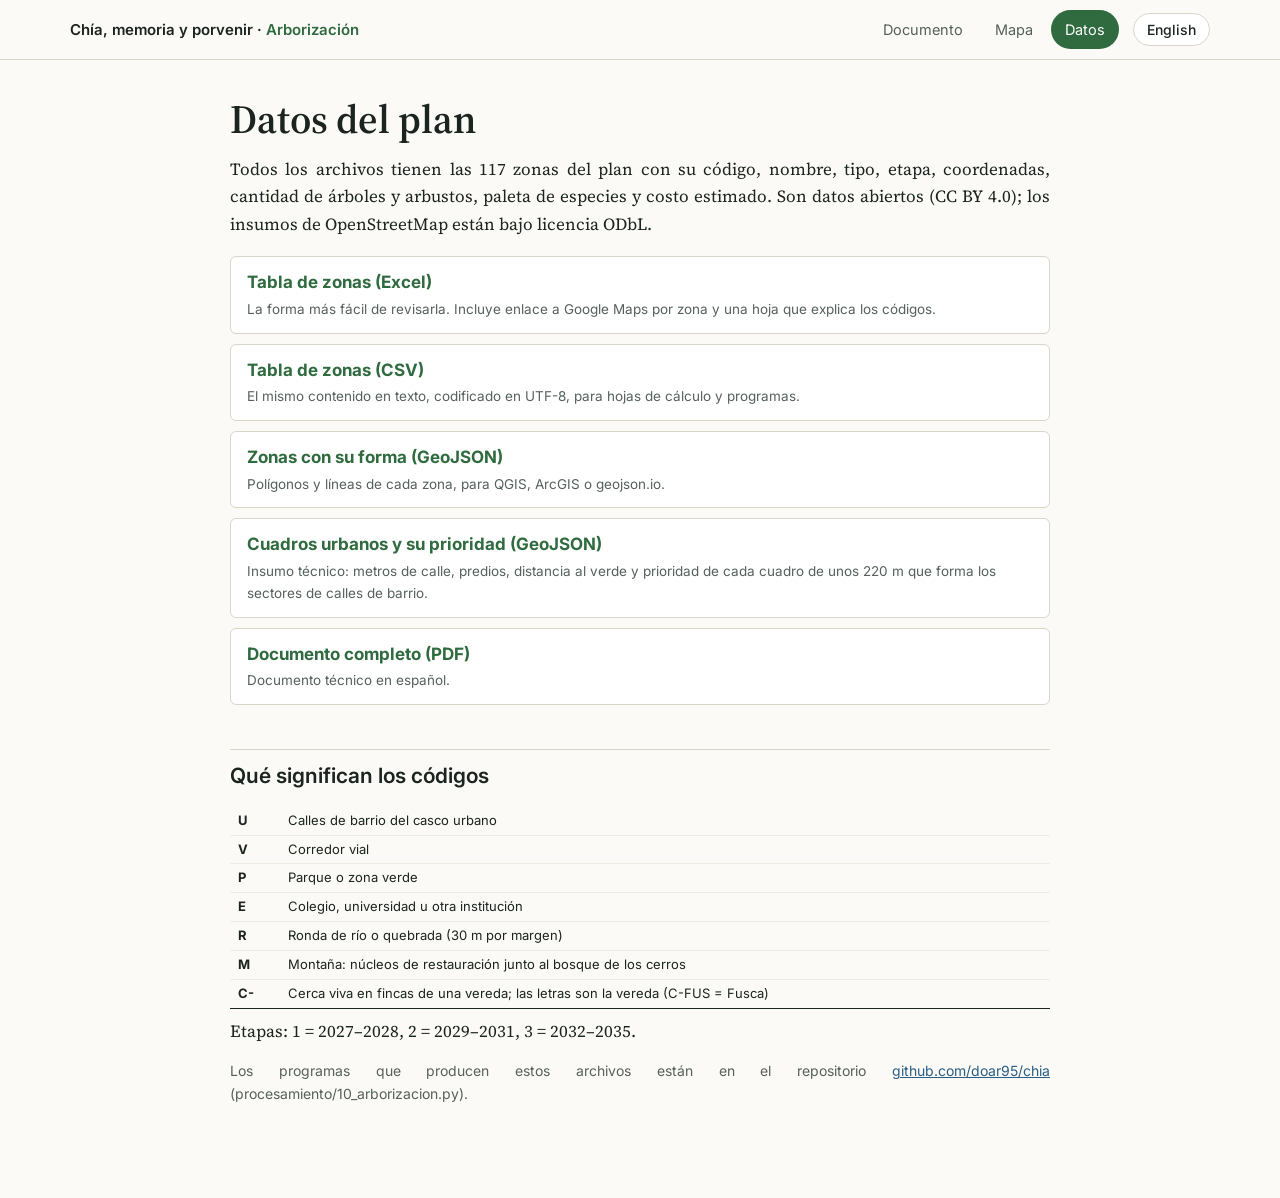
<file: planarborizacion/datos.html>
<!DOCTYPE html>
<html lang="es">
<head>
<meta charset="utf-8">
<meta name="viewport" content="width=device-width, initial-scale=1">
<meta name="description" content="Tabla de zonas en Excel, CSV y GeoJSON, con especies y coordenadas.">
<meta property="og:type" content="website">
<meta property="og:locale" content="es_CO">
<meta property="og:site_name" content="Chía, memoria y porvenir">
<meta property="og:title" content="Datos del plan de arborización de Chía">
<meta property="og:description" content="Tabla de zonas en Excel, CSV y GeoJSON, con especies y coordenadas.">
<meta property="og:url" content="https://doar95.github.io/chia/planarborizacion/datos.html">
<meta property="og:image" content="https://doar95.github.io/chia/planarborizacion/fig/miniatura.png">
<meta property="og:image:secure_url" content="https://doar95.github.io/chia/planarborizacion/fig/miniatura.png">
<meta property="og:image:type" content="image/png">
<meta property="og:image:width" content="1200">
<meta property="og:image:height" content="630">
<meta property="og:image:alt" content="Mapa de las zonas de siembra propuestas en Chía">
<meta name="twitter:card" content="summary_large_image">
<meta name="twitter:image" content="https://doar95.github.io/chia/planarborizacion/fig/miniatura.png">
<title>Datos del plan de arborización de Chía</title>
<link rel="icon" href="../icono.svg" type="image/svg+xml">
<link href="https://fonts.googleapis.com/css2?family=Inter:wght@400;500;600&family=Source+Serif+4:opsz,wght@8..60,400;8..60,600&display=swap" rel="stylesheet">
<link rel="stylesheet" href="estilo.css?v=3">
<style>.lay{grid-template-columns:minmax(0,1fr);max-width:860px}.arch{display:grid;gap:10px;margin:18px 0}.arch a{display:block;background:#fff;border:1px solid var(--linea);border-radius:6px;padding:12px 16px;text-decoration:none;color:var(--tinta);font-family:var(--sans)}.arch a:hover{border-color:var(--verde)}.arch b{color:var(--verde)}.arch span{display:block;color:var(--tenue);font-size:13.5px;margin-top:2px}</style>
</head>
<body>
<header class="barra"><div class="in">
  <a class="marca" href="../">Chía, memoria y porvenir · <span>Arborización</span></a>
  <nav class="tabs"><a href="./" data-t="doc">Documento</a><a href="mapa.html" data-t="mapa">Mapa</a><a href="datos.html" aria-current="page" data-t="datos">Datos</a></nav>
  <button class="btn" id="btn-lang" type="button">English</button>
</div></header>
<div class="lay"><article id="c"></article></div>
<script>
const C = {
 es: {doc: 'Documento', mapa: 'Mapa', datos: 'Datos', otro: 'English', h: 'Datos del plan',
  p: 'Todos los archivos tienen las 117 zonas del plan con su código, nombre, tipo, etapa, coordenadas, cantidad de árboles y arbustos, paleta de especies y costo estimado. Son datos abiertos (CC BY 4.0); los insumos de OpenStreetMap están bajo licencia ODbL.',
  a: [['datos/zonas_arborizacion_chia.xlsx', 'Tabla de zonas (Excel)', 'La forma más fácil de revisarla. Incluye enlace a Google Maps por zona y una hoja que explica los códigos.'],
      ['datos/zonas.csv', 'Tabla de zonas (CSV)', 'El mismo contenido en texto, codificado en UTF-8, para hojas de cálculo y programas.'],
      ['datos/zonas.geojson', 'Zonas con su forma (GeoJSON)', 'Polígonos y líneas de cada zona, para QGIS, ArcGIS o geojson.io.'],
      ['datos/prioridad.geojson', 'Cuadros urbanos y su prioridad (GeoJSON)', 'Insumo técnico: metros de calle, predios, distancia al verde y prioridad de cada cuadro de unos 220 m que forma los sectores de calles de barrio.'],
      ['descargas/plan_arborizacion_chia_es.pdf', 'Documento completo (PDF)', 'Documento técnico en español.']],
  ch: 'Qué significan los códigos', cod: [['U', 'Calles de barrio del casco urbano'], ['V', 'Corredor vial'], ['P', 'Parque o zona verde'], ['E', 'Colegio, universidad u otra institución'], ['R', 'Ronda de río o quebrada (30 m por margen)'], ['M', 'Montaña: núcleos de restauración junto al bosque de los cerros'], ['C-', 'Cerca viva en fincas de una vereda; las letras son la vereda (C-FUS = Fusca)']],
  et: 'Etapas: 1 = 2027–2028, 2 = 2029–2031, 3 = 2032–2035.', rep: 'Los programas que producen estos archivos están en el repositorio <a href="https://github.com/doar95/chia">github.com/doar95/chia</a> (procesamiento/10_arborizacion.py).'},
 en: {doc: 'Paper', mapa: 'Map', datos: 'Data', otro: 'Español', h: 'Plan data',
  p: 'Every file holds the plan’s 117 zones with code, name, type, stage, coordinates, number of trees and shrubs, species palette and estimated cost. Open data (CC BY 4.0); OpenStreetMap inputs are under the ODbL.',
  a: [['datos/zonas_arborizacion_chia.xlsx', 'Zone table (Excel)', 'Easiest to review. Includes a Google Maps link per zone and a sheet explaining the codes (in Spanish).'],
      ['datos/zonas.csv', 'Zone table (CSV)', 'Same content as UTF-8 text, for spreadsheets and software.'],
      ['datos/zonas.geojson', 'Zones with shapes (GeoJSON)', 'Polygons and lines for each zone, for QGIS, ArcGIS or geojson.io.'],
      ['datos/prioridad.geojson', 'Urban squares and priority (GeoJSON)', 'Technical input: street metres, parcels, distance to green and priority for each ~220 m square making up the neighbourhood-street sectors.'],
      ['descargas/plan_arborizacion_chia_en.pdf', 'Full paper (PDF)', 'Technical paper in English.']],
  ch: 'What the codes mean', cod: [['U', 'Neighbourhood streets in the town'], ['V', 'Road corridor'], ['P', 'Park or green area'], ['E', 'School, university or other institution'], ['R', 'River or stream buffer (30 m per bank)'], ['M', 'Mountain: restoration nuclei next to hill forest'], ['C-', 'Living fence on farms in a vereda; letters name the vereda (C-FUS = Fusca)']],
  et: 'Stages: 1 = 2027–2028, 2 = 2029–2031, 3 = 2032–2035.', rep: 'The programs that produce these files are in <a href="https://github.com/doar95/chia">github.com/doar95/chia</a> (procesamiento/10_arborizacion.py).'}};
let L = new URLSearchParams(location.search).get('lang'); if (!L) { try { L = localStorage.getItem('chia-arb-lang'); } catch (e) {} } L = L || 'es';
function r() {
  const T = C[L]; document.documentElement.lang = L;
  document.querySelectorAll('[data-t]').forEach(e => e.textContent = T[e.dataset.t]); document.getElementById('btn-lang').textContent = T.otro;
  document.getElementById('c').innerHTML = `<h1>${T.h}</h1><p>${T.p}</p><div class="arch">${T.a.map(a => `<a href="${a[0]}" download><b>${a[1]}</b><span>${a[2]}</span></a>`).join('')}</div>
  <h2>${T.ch}</h2><div class="tabla"><table><tbody>${T.cod.map(c => `<tr><td><b>${c[0]}</b></td><td>${c[1]}</td></tr>`).join('')}</tbody></table></div><p>${T.et}</p><p class="kw">${T.rep}</p>`;
}
document.getElementById('btn-lang').onclick = () => { L = L === 'es' ? 'en' : 'es'; try { localStorage.setItem('chia-arb-lang', L); } catch (e) {} r(); };
r();
</script>
</body>
</html>
</file>
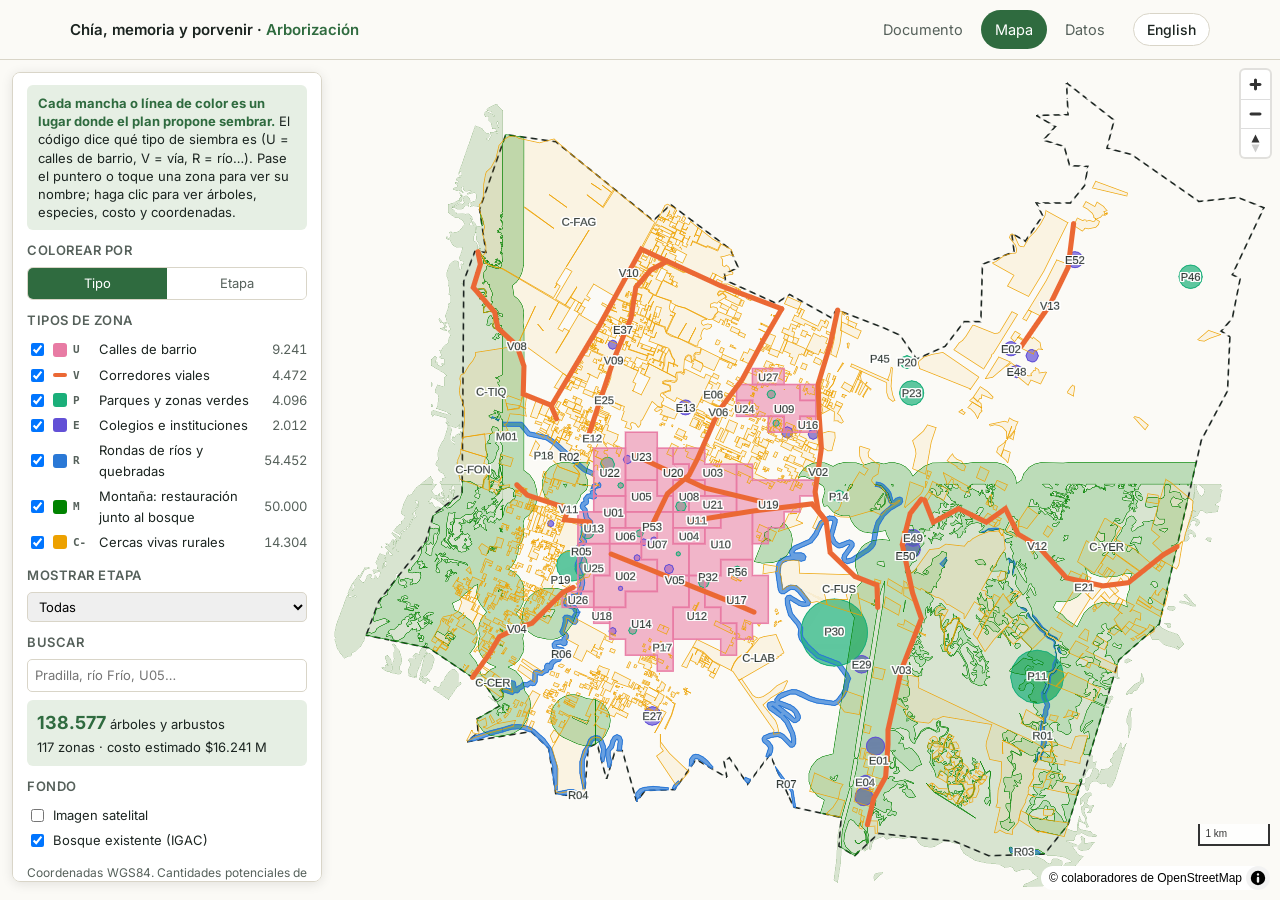
<file: planarborizacion/mapa.html>
<!DOCTYPE html>
<html lang="es">
<head>
<meta charset="utf-8">
<meta name="viewport" content="width=device-width, initial-scale=1">
<meta name="description" content="117 zonas con coordenadas. Toque cada zona para ver qué árboles sembrar, cómo y cuándo.">
<meta property="og:type" content="website">
<meta property="og:locale" content="es_CO">
<meta property="og:site_name" content="Chía, memoria y porvenir">
<meta property="og:title" content="Mapa del plan de arborización de Chía">
<meta property="og:description" content="117 zonas con coordenadas. Toque cada zona para ver qué árboles sembrar, cómo y cuándo.">
<meta property="og:url" content="https://doar95.github.io/chia/planarborizacion/mapa.html">
<meta property="og:image" content="https://doar95.github.io/chia/planarborizacion/fig/miniatura.png">
<meta property="og:image:secure_url" content="https://doar95.github.io/chia/planarborizacion/fig/miniatura.png">
<meta property="og:image:type" content="image/png">
<meta property="og:image:width" content="1200">
<meta property="og:image:height" content="630">
<meta property="og:image:alt" content="Mapa de las zonas de siembra propuestas en Chía">
<meta name="twitter:card" content="summary_large_image">
<meta name="twitter:image" content="https://doar95.github.io/chia/planarborizacion/fig/miniatura.png">
<title>Mapa del plan de arborización de Chía</title>
<link rel="icon" href="../icono.svg" type="image/svg+xml">
<link rel="stylesheet" href="../vendor/maplibre-gl.css">
<link href="https://fonts.googleapis.com/css2?family=Inter:wght@400;500;600&display=swap" rel="stylesheet">
<link rel="stylesheet" href="estilo.css?v=3">
<style>
body{font-family:var(--sans);overflow:hidden}
#map{position:fixed;top:53px;left:0;right:0;bottom:0}
.panel{position:fixed;top:66px;left:12px;z-index:5;width:310px;max-height:calc(100vh - 90px);overflow:auto;background:#fffffff2;border:1px solid var(--linea);border-radius:8px;padding:12px 14px;font-size:13px;box-shadow:0 2px 12px #0000001a}
.panel h3{font-size:13px;margin:10px 0 6px;letter-spacing:.04em;text-transform:uppercase;color:var(--tenue)}
.panel h3:first-child{margin-top:0}
.panel label{display:flex;align-items:center;gap:6px;padding:2px 0;cursor:pointer}
.panel .sw{width:14px;height:14px;border-radius:3px;flex:0 0 auto}
.panel .sw.l{height:4px;border-radius:2px}
.panel .n{margin-left:auto;color:var(--tenue);font-variant-numeric:tabular-nums}
.panel select,.panel input[type=search]{width:100%;font:inherit;padding:5px 7px;border:1px solid var(--linea);border-radius:5px}
.tot{background:var(--verde2);border-radius:6px;padding:8px 10px;margin:8px 0}
.tot b{font-size:18px;color:var(--verde)}
.maplibregl-popup-content{font-family:var(--sans);font-size:12.5px;line-height:1.4;max-width:320px}
.maplibregl-popup-content h4{margin:0 0 4px;font-size:14px}
.maplibregl-popup-content table{font-size:12px}
.maplibregl-popup-content td{padding:2px 6px 2px 0;border:none}
#pl{display:none}
.intro{background:var(--verde2);border-radius:6px;padding:9px 11px;margin-bottom:10px;font-size:13px;line-height:1.4}
.intro b{color:var(--verde)}
.seg{display:flex;border:1px solid var(--linea);border-radius:6px;overflow:hidden}
.seg button{flex:1;font:inherit;background:#fff;border:0;padding:5px;cursor:pointer;color:var(--tenue)}
.seg button.on{background:var(--verde);color:#fff}
.panel .cod{font:600 11px ui-monospace,Menlo,monospace;color:var(--tenue);min-width:20px}
.tip{position:fixed;z-index:9;pointer-events:none;background:#1b2420e8;color:#fff;font:12.5px/1.35 var(--sans);padding:6px 9px;border-radius:5px;max-width:280px;display:none}
.tip b{color:#fff}
.pop .rec{background:#f3f7f1;border-radius:5px;padding:7px 9px;margin:6px 0;font-size:12.3px;line-height:1.42;max-height:46vh;overflow:auto}
.pop details{font-size:12px;margin:4px 0}.pop summary{cursor:pointer;color:var(--azul)}
.am{display:none}
@media (max-width:700px){.am{display:flex;gap:8px;align-items:flex-start;position:fixed;left:10px;right:10px;bottom:28px;z-index:6;background:#fffffff5;border:1px solid var(--linea);border-radius:8px;padding:10px 12px;font:13px/1.4 var(--sans);box-shadow:0 2px 12px #0000002a}.am button{border:0;background:none;font-size:20px;line-height:1;cursor:pointer;color:var(--tenue)}.am.fuera{display:none}}
@media (max-width:700px){.panel{width:auto;right:60px;max-height:45vh}.panel.cerrado{right:auto}#pl{display:inline-block}.panel.cerrado .cuerpo{display:none}}
</style>
</head>
<body>
<header class="barra"><div class="in">
  <a class="marca" href="../">Chía, memoria y porvenir · <span>Arborización</span></a>
  <nav class="tabs"><a href="./" data-t="doc">Documento</a><a href="mapa.html" aria-current="page" data-t="mapa">Mapa</a><a href="datos.html" data-t="datos">Datos</a></nav>
  <button class="btn" id="btn-lang" type="button">English</button>
</div></header>
<div id="map"></div>
<div class="panel" id="panel">
  <button class="btn" id="pl" type="button">☰</button>
  <div class="cuerpo">
  <div class="intro" id="intro"></div>
  <h3 data-k="color">Colorear por</h3>
  <div class="seg"><button type="button" data-c="tipo" class="on" data-k="ctipo">Tipo</button><button type="button" data-c="etapa" data-k="cetapa">Etapa</button></div>
  <h3 data-k="capas">Tipos de zona</h3><div id="tipos"></div>
  <div id="etapas" style="display:none"></div>
  <h3 data-k="etapa">Mostrar etapa</h3>
  <select id="etapa"><option value="0" data-k="todas">Todas</option><option value="1">1 · 2027–2028</option><option value="2">2 · 2029–2031</option><option value="3">3 · 2032–2035</option></select>
  <h3 data-k="buscar">Buscar</h3>
  <input type="search" id="q" placeholder="Pradilla, río Frío, U05…">
  <div class="tot" id="tot"></div>
  <h3 data-k="fondo">Fondo</h3>
  <label><input type="checkbox" id="sat"> <span data-k="sat">Imagen satelital</span></label>
  <label><input type="checkbox" id="bos" checked> <span data-k="bos">Bosque existente (IGAC)</span></label>
  <p style="color:var(--tenue);font-size:12px;margin-top:10px" data-k="nota">Coordenadas WGS84. Cada sitio requiere visita técnica, verificación de redes y propiedad, y concepto de la CAR antes de sembrar.</p>
  <p style="font-size:12px"><a href="datos/zonas_arborizacion_chia.xlsx" data-k="xls">Tabla de zonas (Excel)</a> · <a href="datos.html" data-k="mas">Más datos</a></p>
  </div>
</div>
<div id="tip" class="tip"></div>
<div id="am" class="am"><span id="amt"></span><button type="button" id="amx" aria-label="Cerrar">×</button></div>
<script src="../vendor/maplibre-gl.js"></script>
<script>
const I18N = {
 es: {color: 'Colorear por', ctipo: 'Tipo', cetapa: 'Etapa', capas: 'Tipos de zona', etapa: 'Mostrar etapa', todas: 'Todas', buscar: 'Buscar', fondo: 'Fondo', sat: 'Imagen satelital', bos: 'Bosque existente (IGAC)',
  xls: 'Tabla de zonas (Excel)', mas: 'Más datos',
  intro: '<b>Cada mancha o línea de color es un lugar donde el plan propone sembrar.</b> El código dice qué tipo de siembra es (U = calles de barrio, V = vía, R = río…). Pase el puntero o toque una zona para ver su nombre; haga clic para ver árboles, especies, costo y coordenadas.',
  nota: 'Coordenadas WGS84. Cantidades potenciales de planeación: cada sitio requiere visita técnica, verificación de redes y propiedad, y concepto de la CAR antes de sembrar.', doc: 'Documento', mapa: 'Mapa', datos: 'Datos', otro: 'English',
  zonas: 'zonas', arb: 'árboles y arbustos', costo: 'costo estimado', etq: {etapa: 'Etapa', vereda: 'Vereda o sector', coord: 'Coordenadas', arb: 'Árboles y arbustos', costo: 'Costo', fin: 'Financiación', gestor: 'Responsable', paleta: 'Paleta de especies', dim: 'Tamaño', nota: 'Supuesto'}, gm: 'Ver en Google Maps', sembrar: 'Qué sembrar', princ: 'Principales', inter: 'Intermedias', como: 'Cómo', cuando: 'Cuándo', detalle: 'Datos de la zona',
  per: {1: 'Etapa 1 · 2027–2028', 2: 'Etapa 2 · 2029–2031', 3: 'Etapa 3 · 2032–2035'},
  tipos: {urbano: 'Calles de barrio', vial: 'Corredores viales', parque: 'Parques y zonas verdes', escolar: 'Colegios e instituciones', ronda: 'Rondas de ríos y quebradas', cerro: 'Montaña: restauración junto al bosque', cerca: 'Cercas vivas rurales'}},
 en: {color: 'Colour by', ctipo: 'Type', cetapa: 'Stage', capas: 'Zone types', etapa: 'Show stage', todas: 'All', buscar: 'Search', fondo: 'Basemap', sat: 'Satellite imagery', bos: 'Existing forest (IGAC)',
  xls: 'Zone table (Excel)', mas: 'More data',
  intro: '<b>Every coloured patch or line is a place where the plan proposes planting.</b> The code tells the planting type (U = neighbourhood streets, V = road, R = river…). Hover over or tap a zone to see its name; click for trees, species, cost and coordinates.',
  nota: 'WGS84 coordinates. Planning potentials: every site needs a technical visit, checks on utilities and ownership, and a CAR opinion before planting.', doc: 'Paper', mapa: 'Map', datos: 'Data', otro: 'Español',
  zonas: 'zones', arb: 'trees and shrubs', costo: 'estimated cost', etq: {etapa: 'Stage', vereda: 'Vereda or sector', coord: 'Coordinates', arb: 'Trees and shrubs', costo: 'Cost', fin: 'Funding', gestor: 'Responsible', paleta: 'Species palette', dim: 'Size', nota: 'Assumption'}, gm: 'Open in Google Maps', sembrar: 'What to plant', princ: 'Main', inter: 'Secondary', como: 'How', cuando: 'When', detalle: 'Zone data',
  per: {1: 'Stage 1 · 2027–2028', 2: 'Stage 2 · 2029–2031', 3: 'Stage 3 · 2032–2035'},
  tipos: {urbano: 'Neighbourhood streets', vial: 'Road corridors', parque: 'Parks and green areas', escolar: 'Schools and institutions', ronda: 'River and stream buffers', cerro: 'Mountain: restoration next to forest', cerca: 'Rural living fences'}}
};
const COL = {ronda: '#2a78d6', vial: '#eb6834', parque: '#1baf7a', cerca: '#eda100', urbano: '#e87ba4', cerro: '#008300', escolar: '#6250d6'};
const CET = {1: '#b5541c', 2: '#e8a33a', 3: '#8fa9c4'};
const PRE = {urbano: 'U', vial: 'V', parque: 'P', escolar: 'E', ronda: 'R', cerro: 'M', cerca: 'C-'};
const ORD = ['urbano', 'vial', 'parque', 'escolar', 'ronda', 'cerro', 'cerca'];
let L = new URLSearchParams(location.search).get('lang'); if (!L) { try { L = localStorage.getItem('chia-arb-lang'); } catch (e) {} } L = L || 'es';
let Z = null, RC = null, modo = 'tipo'; const on = Object.fromEntries(ORD.map(t => [t, true]));
const fmt = n => Number(n).toLocaleString(L === 'es' ? 'es-CO' : 'en-US');
const map = new maplibregl.Map({container: 'map', bounds: [[-74.098, 4.818], [-73.982, 4.918]], fitBoundsOptions: {padding: {top: 20, bottom: 20, left: innerWidth > 700 ? 340 : 20, right: 20}}, attributionControl: {compact: true},
 style: {version: 8, glyphs: 'https://demotiles.maplibre.org/font/{fontstack}/{range}.pbf',
  sources: {osm: {type: 'raster', tiles: ['https://tile.openstreetmap.org/{z}/{x}/{y}.png'], tileSize: 256, maxzoom: 19, attribution: '© colaboradores de OpenStreetMap'},
   sat: {type: 'raster', tiles: ['https://server.arcgisonline.com/ArcGIS/rest/services/World_Imagery/MapServer/tile/{z}/{y}/{x}'], tileSize: 256, maxzoom: 19, attribution: 'Imagen: Esri, Maxar, Earthstar Geographics'}},
  layers: [{id: 'osm', type: 'raster', source: 'osm', paint: {'raster-saturation': -0.7, 'raster-opacity': 0.8}}, {id: 'sat', type: 'raster', source: 'sat', layout: {visibility: 'none'}}]}});
map.addControl(new maplibregl.NavigationControl(), 'top-right');
map.addControl(new maplibregl.ScaleControl({unit: 'metric'}), 'bottom-right');
const colorExpr = () => modo === 'tipo' ? ['get', 'color'] : ['match', ['get', 'etapa'], 1, CET[1], 2, CET[2], CET[3]];
function pinta() {
  ['z-fill', 'z-borde', 'z-line'].forEach(id => map.setPaintProperty(id, id === 'z-fill' ? 'fill-color' : 'line-color', colorExpr()));
  document.querySelectorAll('.seg button').forEach(b => b.classList.toggle('on', b.dataset.c === modo));
  leyenda();
}
function filtro() {
  const e = +document.getElementById('etapa').value, q = document.getElementById('q').value.trim().toLowerCase();
  const tipos = ORD.filter(t => on[t]);
  const f = ['all', ['in', ['get', 'tipo'], ['literal', tipos]]];
  if (e) f.push(['==', ['get', 'etapa'], e]);
  if (q) f.push(['any', ['in', q, ['downcase', ['get', 'nombre']]], ['in', q, ['downcase', ['get', 'id']]], ['in', q, ['downcase', ['get', 'vereda']]]]);
  ['z-fill', 'z-line', 'z-borde', 'z-pt'].forEach(id => map.getLayer(id) && map.setFilter(id, ['all', f, map.getLayer(id).metadata.g]));
  const vis = Z.features.filter(x => tipos.includes(x.properties.tipo) && (!e || x.properties.etapa === e) && (!q || (x.properties.nombre + x.properties.id + x.properties.vereda).toLowerCase().includes(q)));
  const T = I18N[L];
  document.getElementById('tot').innerHTML = `<b>${fmt(vis.reduce((a, x) => a + x.properties.arboles, 0))}</b> ${T.arb}<br>${vis.length} ${T.zonas} · ${T.costo} $${fmt(Math.round(vis.reduce((a, x) => a + x.properties.costo_cop, 0) / 1e6))} M`;
  if (q && vis.length && vis.length < 6) { const b = vis.map(v => v.properties.bbox); map.fitBounds([[Math.min(...b.map(x => x[1])), Math.min(...b.map(x => x[0]))], [Math.max(...b.map(x => x[3])), Math.max(...b.map(x => x[2]))]], {padding: 80, maxZoom: 16}); }
}
function leyenda() {
  const T = I18N[L];
  const cnt = {}; Z.features.forEach(f => cnt[f.properties.tipo] = (cnt[f.properties.tipo] || 0) + f.properties.arboles);
  document.getElementById('tipos').innerHTML = ORD.map(t => `<label><input type="checkbox" data-tipo="${t}" ${on[t] ? 'checked' : ''}><span class="sw${t === 'vial' ? ' l' : ''}" style="background:${modo === 'tipo' ? COL[t] : '#c9c4b5'}"></span><span class="cod">${PRE[t]}</span>${T.tipos[t]}<span class="n">${fmt(cnt[t])}</span></label>`).join('');
  document.querySelectorAll('[data-tipo]').forEach(c => c.onchange = () => { on[c.dataset.tipo] = c.checked; filtro(); });
  const ce = {}; Z.features.forEach(f => ce[f.properties.etapa] = (ce[f.properties.etapa] || 0) + f.properties.arboles);
  const et = document.getElementById('etapas'); et.style.display = modo === 'etapa' ? '' : 'none';
  et.innerHTML = [1, 2, 3].map(e => `<label><span class="sw" style="background:${CET[e]}"></span>${T.per[e]}<span class="n">${fmt(ce[e])}</span></label>`).join('');
}
function textos() {
  const T = I18N[L]; document.documentElement.lang = L;
  document.querySelectorAll('[data-k]').forEach(e => e.textContent = T[e.dataset.k]);
  document.querySelectorAll('[data-t]').forEach(e => e.textContent = T[e.dataset.t]);
  document.getElementById('intro').innerHTML = T.intro; document.getElementById('amt').innerHTML = T.intro;
  document.getElementById('btn-lang').textContent = T.otro;
  leyenda(); filtro();
}
const tip = document.getElementById('tip');
function muestraTip(e) {
  const p = e.features[0].properties, T = I18N[L];
  tip.innerHTML = `<b>${p.id} · ${p.nombre}</b><br>${T.tipos[p.tipo]} · ${fmt(p.arboles)} ${T.arb}<br>${T.per[p.etapa]}<br><span style="color:#cfe0c8">${T.sembrar}: ${RC.recetas[p.tipo][L].corto}</span>`;
  tip.style.display = 'block'; tip.style.left = Math.min(e.originalEvent.clientX + 14, innerWidth - 290) + 'px'; tip.style.top = (e.originalEvent.clientY + 14) + 'px';
}
map.once('style.load', async () => {
  const [z, b, lim, rc] = await Promise.all(['datos/zonas.geojson', '../datos/bosque_igac.geojson', '../datos/limites_municipios.geojson', 'datos/recetas.json'].map(u => fetch(u).then(r => r.json())));
  Z = z; RC = rc;
  z.features.forEach(f => f.properties.color = COL[f.properties.tipo]);
  lim.features = lim.features.filter(f => f.properties.c === 25175);
  map.addSource('lim', {type: 'geojson', data: lim});
  map.addSource('bos', {type: 'geojson', data: b});
  map.addSource('z', {type: 'geojson', data: z});
  map.addSource('zc', {type: 'geojson', data: {type: 'FeatureCollection', features: z.features.map(f => ({type: 'Feature', properties: f.properties, geometry: {type: 'Point', coordinates: [f.properties.lon, f.properties.lat]}}))}});
  map.addLayer({id: 'bos', type: 'fill', source: 'bos', paint: {'fill-color': '#4f8a3c', 'fill-opacity': 0.2}});
  map.addLayer({id: 'lim', type: 'line', source: 'lim', paint: {'line-color': '#1b2420', 'line-width': 1.6, 'line-dasharray': [3, 2]}});
  const pol = ['match', ['geometry-type'], ['Polygon', 'MultiPolygon'], true, false], lin = ['match', ['geometry-type'], ['LineString', 'MultiLineString'], true, false];
  map.addLayer({id: 'z-fill', type: 'fill', source: 'z', metadata: {g: pol}, paint: {'fill-color': ['get', 'color'], 'fill-opacity': ['match', ['get', 'tipo'], 'cerca', 0.08, 'cerro', 0.25, 'urbano', 0.55, 0.7]}});
  map.addLayer({id: 'z-borde', type: 'line', source: 'z', metadata: {g: pol}, paint: {'line-color': ['get', 'color'], 'line-width': ['match', ['get', 'tipo'], 'cerca', 0.7, 'cerro', 0.4, 'urbano', 1.6, 1], 'line-opacity': 0.9}});
  map.addLayer({id: 'z-line', type: 'line', source: 'z', metadata: {g: lin}, layout: {'line-cap': 'round'}, paint: {'line-color': ['get', 'color'], 'line-width': ['interpolate', ['linear'], ['zoom'], 11, 3.5, 16, 9]}});
  map.addLayer({id: 'z-pt', type: 'symbol', source: 'zc', metadata: {g: ['literal', true]},
    layout: {'text-field': ['get', 'id'], 'text-size': ['interpolate', ['linear'], ['zoom'], 11, 10, 15, 13], 'text-font': ['Noto Sans Regular'], 'text-allow-overlap': false, 'text-padding': 1,
      'symbol-sort-key': ['match', ['get', 'tipo'], 'urbano', 0, 'vial', 1, 'ronda', 2, 'cerro', 3, 4]},
    minzoom: 0, paint: {'text-color': '#1b2420', 'text-halo-color': '#fff', 'text-halo-width': 1.8}});
  textos();
  const T = () => I18N[L];
  ['z-fill', 'z-line', 'z-pt'].forEach(id => {
    map.on('mousemove', id, e => { map.getCanvas().style.cursor = 'pointer'; muestraTip(e); });
    map.on('mouseleave', id, () => { map.getCanvas().style.cursor = ''; tip.style.display = 'none'; });
  });
  map.on('click', e => {
    const fs = map.queryRenderedFeatures(e.point, {layers: ['z-pt', 'z-line', 'z-fill']}); if (!fs.length) return;
    tip.style.display = 'none';
    const p = fs[0].properties, E = T().etq;
    const dim = p.longitud_m && p.longitud_m !== 'null' ? fmt(p.longitud_m) + ' m' : fmt(p.area_ha) + ' ha';
    const rc = RC.recetas[p.tipo][L];
    new maplibregl.Popup({maxWidth: '380px'}).setLngLat(e.lngLat).setHTML(
      `<div class="pop"><h4>${p.id} · ${p.nombre}</h4><div style="color:${COL[p.tipo]};font-weight:600;margin-bottom:4px">${T().tipos[p.tipo]} · ${T().per[p.etapa]} · <b>${fmt(p.arboles)}</b> ${T().arb}</div>
      <div class="rec"><b>${T().sembrar}</b><br><i>${T().princ}:</i> ${rc.principal}<br><i>${T().inter}:</i> ${rc.intermedio}<br>${rc.acomp}<br><i>${T().como}:</i> ${rc.como} ${rc.mezcla}<br><i>${T().cuando}:</i> ${RC.meses[L]}</div>
      <details><summary>${T().detalle}</summary><table>
      <tr><td>${E.vereda}</td><td>${p.vereda}</td></tr><tr><td>${E.coord}</td><td class="coord">${(+p.lat).toFixed(5)}, ${(+p.lon).toFixed(5)}</td></tr>
      <tr><td>${E.dim}</td><td>${dim}</td></tr><tr><td>${E.costo}</td><td>$${fmt(p.costo_cop)}</td></tr><tr><td>${E.fin}</td><td>${p.financia}</td></tr>
      <tr><td>${E.gestor}</td><td>${p.gestor}</td></tr></table>
      <p style="color:#56615b;margin:6px 0">${E.nota}: ${p.nota}</p></details>
      <a href="https://www.google.com/maps/search/?api=1&query=${p.lat},${p.lon}" target="_blank" rel="noopener">${T().gm}</a></div>`).addTo(map);
  });
  document.body.dataset.listo = '1';
});
document.querySelectorAll('.seg button').forEach(b => b.onclick = () => { modo = b.dataset.c; pinta(); });
document.getElementById('etapa').onchange = filtro;
document.getElementById('q').oninput = filtro;
document.getElementById('sat').onchange = e => { map.setLayoutProperty('sat', 'visibility', e.target.checked ? 'visible' : 'none'); map.setLayoutProperty('osm', 'visibility', e.target.checked ? 'none' : 'visible'); };
document.getElementById('bos').onchange = e => map.setLayoutProperty('bos', 'visibility', e.target.checked ? 'visible' : 'none');
document.getElementById('btn-lang').onclick = () => { L = L === 'es' ? 'en' : 'es'; try { localStorage.setItem('chia-arb-lang', L); } catch (e) {} textos(); };
function ajusta(){const h=document.querySelector('.barra').offsetHeight;document.getElementById('map').style.top=h+'px';document.getElementById('panel').style.top=(h+12)+'px';map.resize();}
window.addEventListener('resize',ajusta);ajusta();
if (innerWidth <= 700) document.getElementById('panel').classList.add('cerrado');
document.getElementById('amx').onclick = () => document.getElementById('am').classList.add('fuera');
document.getElementById('pl').onclick = () => document.getElementById('panel').classList.toggle('cerrado');
</script>
</body>
</html>
</file>
<file: vendor/maplibre-gl.css>
.maplibregl-map{font:12px/20px Helvetica Neue,Arial,Helvetica,sans-serif;overflow:hidden;position:relative;-webkit-tap-highlight-color:rgb(0 0 0/0)}.maplibregl-canvas{left:0;position:absolute;top:0}.maplibregl-map:fullscreen{height:100%;width:100%}.maplibregl-ctrl-group button.maplibregl-ctrl-compass{touch-action:none}.maplibregl-canvas-container.maplibregl-interactive,.maplibregl-ctrl-group button.maplibregl-ctrl-compass{cursor:grab;-webkit-user-select:none;-moz-user-select:none;user-select:none}.maplibregl-canvas-container.maplibregl-interactive.maplibregl-track-pointer{cursor:pointer}.maplibregl-canvas-container.maplibregl-interactive:active,.maplibregl-ctrl-group button.maplibregl-ctrl-compass:active{cursor:grabbing}.maplibregl-canvas-container.maplibregl-touch-zoom-rotate,.maplibregl-canvas-container.maplibregl-touch-zoom-rotate .maplibregl-canvas{touch-action:pan-x pan-y}.maplibregl-canvas-container.maplibregl-touch-drag-pan,.maplibregl-canvas-container.maplibregl-touch-drag-pan .maplibregl-canvas{touch-action:pinch-zoom}.maplibregl-canvas-container.maplibregl-touch-zoom-rotate.maplibregl-touch-drag-pan,.maplibregl-canvas-container.maplibregl-touch-zoom-rotate.maplibregl-touch-drag-pan .maplibregl-canvas{touch-action:none}.maplibregl-canvas-container.maplibregl-touch-drag-pan.maplibregl-cooperative-gestures,.maplibregl-canvas-container.maplibregl-touch-drag-pan.maplibregl-cooperative-gestures .maplibregl-canvas{touch-action:pan-x pan-y}.maplibregl-ctrl-bottom-left,.maplibregl-ctrl-bottom-right,.maplibregl-ctrl-top-left,.maplibregl-ctrl-top-right{pointer-events:none;position:absolute;z-index:2}.maplibregl-ctrl-top-left{left:0;top:0}.maplibregl-ctrl-top-right{right:0;top:0}.maplibregl-ctrl-bottom-left{bottom:0;left:0}.maplibregl-ctrl-bottom-right{bottom:0;right:0}.maplibregl-ctrl{clear:both;pointer-events:auto;transform:translate(0)}.maplibregl-ctrl-top-left .maplibregl-ctrl{float:left;margin:10px 0 0 10px}.maplibregl-ctrl-top-right .maplibregl-ctrl{float:right;margin:10px 10px 0 0}.maplibregl-ctrl-bottom-left .maplibregl-ctrl{float:left;margin:0 0 10px 10px}.maplibregl-ctrl-bottom-right .maplibregl-ctrl{float:right;margin:0 10px 10px 0}.maplibregl-ctrl-group{background:#fff;border-radius:4px}.maplibregl-ctrl-group:not(:empty){box-shadow:0 0 0 2px rgba(0,0,0,.1)}@media (forced-colors:active){.maplibregl-ctrl-group:not(:empty){box-shadow:0 0 0 2px ButtonText}}.maplibregl-ctrl-group button{background-color:transparent;border:0;box-sizing:border-box;cursor:pointer;display:block;height:29px;outline:none;padding:0;width:29px}.maplibregl-ctrl-group button+button{border-top:1px solid #ddd}.maplibregl-ctrl button .maplibregl-ctrl-icon{background-position:50%;background-repeat:no-repeat;display:block;height:100%;width:100%}@media (forced-colors:active){.maplibregl-ctrl-icon{background-color:transparent}.maplibregl-ctrl-group button+button{border-top:1px solid ButtonText}}.maplibregl-ctrl button::-moz-focus-inner{border:0;padding:0}.maplibregl-ctrl-attrib-button:focus,.maplibregl-ctrl-group button:focus{box-shadow:0 0 2px 2px #0096ff}.maplibregl-ctrl button:disabled{cursor:not-allowed}.maplibregl-ctrl button:disabled .maplibregl-ctrl-icon{opacity:.25}@media (hover:hover){.maplibregl-ctrl button:not(:disabled):hover{background-color:rgba(0,0,0,.05)}}.maplibregl-ctrl button:not(:disabled):active{background-color:rgba(0,0,0,.05)}.maplibregl-ctrl-group button:focus:focus-visible{box-shadow:0 0 2px 2px #0096ff}.maplibregl-ctrl-group button:focus:not(:focus-visible){box-shadow:none}.maplibregl-ctrl-group button:focus:first-child{border-radius:4px 4px 0 0}.maplibregl-ctrl-group button:focus:last-child{border-radius:0 0 4px 4px}.maplibregl-ctrl-group button:focus:only-child{border-radius:inherit}.maplibregl-ctrl button.maplibregl-ctrl-zoom-out .maplibregl-ctrl-icon{background-image:url("data:image/svg+xml;charset=utf-8,%3Csvg xmlns='http://www.w3.org/2000/svg' width='29' height='29' fill='%23333' viewBox='0 0 29 29'%3E%3Cpath d='M10 13c-.75 0-1.5.75-1.5 1.5S9.25 16 10 16h9c.75 0 1.5-.75 1.5-1.5S19.75 13 19 13z'/%3E%3C/svg%3E")}.maplibregl-ctrl button.maplibregl-ctrl-zoom-in .maplibregl-ctrl-icon{background-image:url("data:image/svg+xml;charset=utf-8,%3Csvg xmlns='http://www.w3.org/2000/svg' width='29' height='29' fill='%23333' viewBox='0 0 29 29'%3E%3Cpath d='M14.5 8.5c-.75 0-1.5.75-1.5 1.5v3h-3c-.75 0-1.5.75-1.5 1.5S9.25 16 10 16h3v3c0 .75.75 1.5 1.5 1.5S16 19.75 16 19v-3h3c.75 0 1.5-.75 1.5-1.5S19.75 13 19 13h-3v-3c0-.75-.75-1.5-1.5-1.5'/%3E%3C/svg%3E")}@media (forced-colors:active){.maplibregl-ctrl button.maplibregl-ctrl-zoom-out .maplibregl-ctrl-icon{background-image:url("data:image/svg+xml;charset=utf-8,%3Csvg xmlns='http://www.w3.org/2000/svg' width='29' height='29' fill='%23fff' viewBox='0 0 29 29'%3E%3Cpath d='M10 13c-.75 0-1.5.75-1.5 1.5S9.25 16 10 16h9c.75 0 1.5-.75 1.5-1.5S19.75 13 19 13z'/%3E%3C/svg%3E")}.maplibregl-ctrl button.maplibregl-ctrl-zoom-in .maplibregl-ctrl-icon{background-image:url("data:image/svg+xml;charset=utf-8,%3Csvg xmlns='http://www.w3.org/2000/svg' width='29' height='29' fill='%23fff' viewBox='0 0 29 29'%3E%3Cpath d='M14.5 8.5c-.75 0-1.5.75-1.5 1.5v3h-3c-.75 0-1.5.75-1.5 1.5S9.25 16 10 16h3v3c0 .75.75 1.5 1.5 1.5S16 19.75 16 19v-3h3c.75 0 1.5-.75 1.5-1.5S19.75 13 19 13h-3v-3c0-.75-.75-1.5-1.5-1.5'/%3E%3C/svg%3E")}}@media (forced-colors:active) and (prefers-color-scheme:light){.maplibregl-ctrl button.maplibregl-ctrl-zoom-out .maplibregl-ctrl-icon{background-image:url("data:image/svg+xml;charset=utf-8,%3Csvg xmlns='http://www.w3.org/2000/svg' width='29' height='29' viewBox='0 0 29 29'%3E%3Cpath d='M10 13c-.75 0-1.5.75-1.5 1.5S9.25 16 10 16h9c.75 0 1.5-.75 1.5-1.5S19.75 13 19 13z'/%3E%3C/svg%3E")}.maplibregl-ctrl button.maplibregl-ctrl-zoom-in .maplibregl-ctrl-icon{background-image:url("data:image/svg+xml;charset=utf-8,%3Csvg xmlns='http://www.w3.org/2000/svg' width='29' height='29' viewBox='0 0 29 29'%3E%3Cpath d='M14.5 8.5c-.75 0-1.5.75-1.5 1.5v3h-3c-.75 0-1.5.75-1.5 1.5S9.25 16 10 16h3v3c0 .75.75 1.5 1.5 1.5S16 19.75 16 19v-3h3c.75 0 1.5-.75 1.5-1.5S19.75 13 19 13h-3v-3c0-.75-.75-1.5-1.5-1.5'/%3E%3C/svg%3E")}}.maplibregl-ctrl button.maplibregl-ctrl-fullscreen .maplibregl-ctrl-icon{background-image:url("data:image/svg+xml;charset=utf-8,%3Csvg xmlns='http://www.w3.org/2000/svg' width='29' height='29' fill='%23333' viewBox='0 0 29 29'%3E%3Cpath d='M24 16v5.5c0 1.75-.75 2.5-2.5 2.5H16v-1l3-1.5-4-5.5 1-1 5.5 4 1.5-3zM6 16l1.5 3 5.5-4 1 1-4 5.5 3 1.5v1H7.5C5.75 24 5 23.25 5 21.5V16zm7-11v1l-3 1.5 4 5.5-1 1-5.5-4L6 13H5V7.5C5 5.75 5.75 5 7.5 5zm11 2.5c0-1.75-.75-2.5-2.5-2.5H16v1l3 1.5-4 5.5 1 1 5.5-4 1.5 3h1z'/%3E%3C/svg%3E")}.maplibregl-ctrl button.maplibregl-ctrl-shrink .maplibregl-ctrl-icon{background-image:url("data:image/svg+xml;charset=utf-8,%3Csvg xmlns='http://www.w3.org/2000/svg' width='29' height='29' viewBox='0 0 29 29'%3E%3Cpath d='M18.5 16c-1.75 0-2.5.75-2.5 2.5V24h1l1.5-3 5.5 4 1-1-4-5.5 3-1.5v-1zM13 18.5c0-1.75-.75-2.5-2.5-2.5H5v1l3 1.5L4 24l1 1 5.5-4 1.5 3h1zm3-8c0 1.75.75 2.5 2.5 2.5H24v-1l-3-1.5L25 5l-1-1-5.5 4L17 5h-1zM10.5 13c1.75 0 2.5-.75 2.5-2.5V5h-1l-1.5 3L5 4 4 5l4 5.5L5 12v1z'/%3E%3C/svg%3E")}@media (forced-colors:active){.maplibregl-ctrl button.maplibregl-ctrl-fullscreen .maplibregl-ctrl-icon{background-image:url("data:image/svg+xml;charset=utf-8,%3Csvg xmlns='http://www.w3.org/2000/svg' width='29' height='29' fill='%23fff' viewBox='0 0 29 29'%3E%3Cpath d='M24 16v5.5c0 1.75-.75 2.5-2.5 2.5H16v-1l3-1.5-4-5.5 1-1 5.5 4 1.5-3zM6 16l1.5 3 5.5-4 1 1-4 5.5 3 1.5v1H7.5C5.75 24 5 23.25 5 21.5V16zm7-11v1l-3 1.5 4 5.5-1 1-5.5-4L6 13H5V7.5C5 5.75 5.75 5 7.5 5zm11 2.5c0-1.75-.75-2.5-2.5-2.5H16v1l3 1.5-4 5.5 1 1 5.5-4 1.5 3h1z'/%3E%3C/svg%3E")}.maplibregl-ctrl button.maplibregl-ctrl-shrink .maplibregl-ctrl-icon{background-image:url("data:image/svg+xml;charset=utf-8,%3Csvg xmlns='http://www.w3.org/2000/svg' width='29' height='29' fill='%23fff' viewBox='0 0 29 29'%3E%3Cpath d='M18.5 16c-1.75 0-2.5.75-2.5 2.5V24h1l1.5-3 5.5 4 1-1-4-5.5 3-1.5v-1zM13 18.5c0-1.75-.75-2.5-2.5-2.5H5v1l3 1.5L4 24l1 1 5.5-4 1.5 3h1zm3-8c0 1.75.75 2.5 2.5 2.5H24v-1l-3-1.5L25 5l-1-1-5.5 4L17 5h-1zM10.5 13c1.75 0 2.5-.75 2.5-2.5V5h-1l-1.5 3L5 4 4 5l4 5.5L5 12v1z'/%3E%3C/svg%3E")}}@media (forced-colors:active) and (prefers-color-scheme:light){.maplibregl-ctrl button.maplibregl-ctrl-fullscreen .maplibregl-ctrl-icon{background-image:url("data:image/svg+xml;charset=utf-8,%3Csvg xmlns='http://www.w3.org/2000/svg' width='29' height='29' viewBox='0 0 29 29'%3E%3Cpath d='M24 16v5.5c0 1.75-.75 2.5-2.5 2.5H16v-1l3-1.5-4-5.5 1-1 5.5 4 1.5-3zM6 16l1.5 3 5.5-4 1 1-4 5.5 3 1.5v1H7.5C5.75 24 5 23.25 5 21.5V16zm7-11v1l-3 1.5 4 5.5-1 1-5.5-4L6 13H5V7.5C5 5.75 5.75 5 7.5 5zm11 2.5c0-1.75-.75-2.5-2.5-2.5H16v1l3 1.5-4 5.5 1 1 5.5-4 1.5 3h1z'/%3E%3C/svg%3E")}.maplibregl-ctrl button.maplibregl-ctrl-shrink .maplibregl-ctrl-icon{background-image:url("data:image/svg+xml;charset=utf-8,%3Csvg xmlns='http://www.w3.org/2000/svg' width='29' height='29' viewBox='0 0 29 29'%3E%3Cpath d='M18.5 16c-1.75 0-2.5.75-2.5 2.5V24h1l1.5-3 5.5 4 1-1-4-5.5 3-1.5v-1zM13 18.5c0-1.75-.75-2.5-2.5-2.5H5v1l3 1.5L4 24l1 1 5.5-4 1.5 3h1zm3-8c0 1.75.75 2.5 2.5 2.5H24v-1l-3-1.5L25 5l-1-1-5.5 4L17 5h-1zM10.5 13c1.75 0 2.5-.75 2.5-2.5V5h-1l-1.5 3L5 4 4 5l4 5.5L5 12v1z'/%3E%3C/svg%3E")}}.maplibregl-ctrl button.maplibregl-ctrl-compass .maplibregl-ctrl-icon{background-image:url("data:image/svg+xml;charset=utf-8,%3Csvg xmlns='http://www.w3.org/2000/svg' width='29' height='29' fill='%23333' viewBox='0 0 29 29'%3E%3Cpath d='m10.5 14 4-8 4 8z'/%3E%3Cpath fill='%23ccc' d='m10.5 16 4 8 4-8z'/%3E%3C/svg%3E")}@media (forced-colors:active){.maplibregl-ctrl button.maplibregl-ctrl-compass .maplibregl-ctrl-icon{background-image:url("data:image/svg+xml;charset=utf-8,%3Csvg xmlns='http://www.w3.org/2000/svg' width='29' height='29' fill='%23fff' viewBox='0 0 29 29'%3E%3Cpath d='m10.5 14 4-8 4 8z'/%3E%3Cpath fill='%23ccc' d='m10.5 16 4 8 4-8z'/%3E%3C/svg%3E")}}@media (forced-colors:active) and (prefers-color-scheme:light){.maplibregl-ctrl button.maplibregl-ctrl-compass .maplibregl-ctrl-icon{background-image:url("data:image/svg+xml;charset=utf-8,%3Csvg xmlns='http://www.w3.org/2000/svg' width='29' height='29' viewBox='0 0 29 29'%3E%3Cpath d='m10.5 14 4-8 4 8z'/%3E%3Cpath fill='%23ccc' d='m10.5 16 4 8 4-8z'/%3E%3C/svg%3E")}}.maplibregl-ctrl button.maplibregl-ctrl-globe .maplibregl-ctrl-icon{background-image:url("data:image/svg+xml;charset=utf-8,%3Csvg xmlns='http://www.w3.org/2000/svg' width='22' height='22' fill='none' stroke='%23333' viewBox='0 0 22 22'%3E%3Ccircle cx='11' cy='11' r='8.5'/%3E%3Cpath d='M17.5 11c0 4.819-3.02 8.5-6.5 8.5S4.5 15.819 4.5 11 7.52 2.5 11 2.5s6.5 3.681 6.5 8.5Z'/%3E%3Cpath d='M13.5 11c0 2.447-.331 4.64-.853 6.206-.262.785-.562 1.384-.872 1.777-.314.399-.58.517-.775.517s-.461-.118-.775-.517c-.31-.393-.61-.992-.872-1.777C8.831 15.64 8.5 13.446 8.5 11s.331-4.64.853-6.206c.262-.785.562-1.384.872-1.777.314-.399.58-.517.775-.517s.461.118.775.517c.31.393.61.992.872 1.777.522 1.565.853 3.76.853 6.206Z'/%3E%3Cpath d='M11 7.5c-1.909 0-3.622-.166-4.845-.428-.616-.132-1.08-.283-1.379-.434a1.3 1.3 0 0 1-.224-.138q.07-.058.224-.138c.299-.151.763-.302 1.379-.434C7.378 5.666 9.091 5.5 11 5.5s3.622.166 4.845.428c.616.132 1.08.283 1.379.434.105.053.177.1.224.138q-.07.058-.224.138c-.299.151-.763.302-1.379.434-1.223.262-2.936.428-4.845.428ZM4.486 6.436ZM11 16.5c-1.909 0-3.622-.166-4.845-.428-.616-.132-1.08-.283-1.379-.434a1.3 1.3 0 0 1-.224-.138 1.3 1.3 0 0 1 .224-.138c.299-.151.763-.302 1.379-.434C7.378 14.666 9.091 14.5 11 14.5s3.622.166 4.845.428c.616.132 1.08.283 1.379.434.105.053.177.1.224.138a1.3 1.3 0 0 1-.224.138c-.299.151-.763.302-1.379.434-1.223.262-2.936.428-4.845.428Zm-6.514-1.064ZM11 12.5c-2.46 0-4.672-.222-6.255-.574-.796-.177-1.406-.38-1.805-.59a1.5 1.5 0 0 1-.39-.272.3.3 0 0 1-.047-.064.3.3 0 0 1 .048-.064c.066-.073.189-.167.389-.272.399-.21 1.009-.413 1.805-.59C6.328 9.722 8.54 9.5 11 9.5s4.672.222 6.256.574c.795.177 1.405.38 1.804.59.2.105.323.2.39.272a.3.3 0 0 1 .047.064.3.3 0 0 1-.048.064 1.4 1.4 0 0 1-.389.272c-.399.21-1.009.413-1.804.59-1.584.352-3.796.574-6.256.574Zm-8.501-1.51v.002zm0 .018v.002zm17.002.002v-.002zm0-.018v-.002z'/%3E%3C/svg%3E")}.maplibregl-ctrl button.maplibregl-ctrl-globe-enabled .maplibregl-ctrl-icon{background-image:url("data:image/svg+xml;charset=utf-8,%3Csvg xmlns='http://www.w3.org/2000/svg' width='22' height='22' fill='none' stroke='%2333b5e5' viewBox='0 0 22 22'%3E%3Ccircle cx='11' cy='11' r='8.5'/%3E%3Cpath d='M17.5 11c0 4.819-3.02 8.5-6.5 8.5S4.5 15.819 4.5 11 7.52 2.5 11 2.5s6.5 3.681 6.5 8.5Z'/%3E%3Cpath d='M13.5 11c0 2.447-.331 4.64-.853 6.206-.262.785-.562 1.384-.872 1.777-.314.399-.58.517-.775.517s-.461-.118-.775-.517c-.31-.393-.61-.992-.872-1.777C8.831 15.64 8.5 13.446 8.5 11s.331-4.64.853-6.206c.262-.785.562-1.384.872-1.777.314-.399.58-.517.775-.517s.461.118.775.517c.31.393.61.992.872 1.777.522 1.565.853 3.76.853 6.206Z'/%3E%3Cpath d='M11 7.5c-1.909 0-3.622-.166-4.845-.428-.616-.132-1.08-.283-1.379-.434a1.3 1.3 0 0 1-.224-.138q.07-.058.224-.138c.299-.151.763-.302 1.379-.434C7.378 5.666 9.091 5.5 11 5.5s3.622.166 4.845.428c.616.132 1.08.283 1.379.434.105.053.177.1.224.138q-.07.058-.224.138c-.299.151-.763.302-1.379.434-1.223.262-2.936.428-4.845.428ZM4.486 6.436ZM11 16.5c-1.909 0-3.622-.166-4.845-.428-.616-.132-1.08-.283-1.379-.434a1.3 1.3 0 0 1-.224-.138 1.3 1.3 0 0 1 .224-.138c.299-.151.763-.302 1.379-.434C7.378 14.666 9.091 14.5 11 14.5s3.622.166 4.845.428c.616.132 1.08.283 1.379.434.105.053.177.1.224.138a1.3 1.3 0 0 1-.224.138c-.299.151-.763.302-1.379.434-1.223.262-2.936.428-4.845.428Zm-6.514-1.064ZM11 12.5c-2.46 0-4.672-.222-6.255-.574-.796-.177-1.406-.38-1.805-.59a1.5 1.5 0 0 1-.39-.272.3.3 0 0 1-.047-.064.3.3 0 0 1 .048-.064c.066-.073.189-.167.389-.272.399-.21 1.009-.413 1.805-.59C6.328 9.722 8.54 9.5 11 9.5s4.672.222 6.256.574c.795.177 1.405.38 1.804.59.2.105.323.2.39.272a.3.3 0 0 1 .047.064.3.3 0 0 1-.048.064 1.4 1.4 0 0 1-.389.272c-.399.21-1.009.413-1.804.59-1.584.352-3.796.574-6.256.574Zm-8.501-1.51v.002zm0 .018v.002zm17.002.002v-.002zm0-.018v-.002z'/%3E%3C/svg%3E")}.maplibregl-ctrl button.maplibregl-ctrl-terrain .maplibregl-ctrl-icon{background-image:url("data:image/svg+xml;charset=utf-8,%3Csvg xmlns='http://www.w3.org/2000/svg' width='22' height='22' fill='%23333' viewBox='0 0 22 22'%3E%3Cpath d='m1.754 13.406 4.453-4.851 3.09 3.09 3.281 3.277.969-.969-3.309-3.312 3.844-4.121 6.148 6.886h1.082v-.855l-7.207-8.07-4.84 5.187L6.169 6.57l-5.48 5.965v.871ZM.688 16.844h20.625v1.375H.688Zm0 0'/%3E%3C/svg%3E")}.maplibregl-ctrl button.maplibregl-ctrl-terrain-enabled .maplibregl-ctrl-icon{background-image:url("data:image/svg+xml;charset=utf-8,%3Csvg xmlns='http://www.w3.org/2000/svg' width='22' height='22' fill='%2333b5e5' viewBox='0 0 22 22'%3E%3Cpath d='m1.754 13.406 4.453-4.851 3.09 3.09 3.281 3.277.969-.969-3.309-3.312 3.844-4.121 6.148 6.886h1.082v-.855l-7.207-8.07-4.84 5.187L6.169 6.57l-5.48 5.965v.871ZM.688 16.844h20.625v1.375H.688Zm0 0'/%3E%3C/svg%3E")}.maplibregl-ctrl button.maplibregl-ctrl-geolocate .maplibregl-ctrl-icon{background-image:url("data:image/svg+xml;charset=utf-8,%3Csvg xmlns='http://www.w3.org/2000/svg' width='29' height='29' fill='%23333' viewBox='0 0 20 20'%3E%3Cpath d='M10 4C9 4 9 5 9 5v.1A5 5 0 0 0 5.1 9H5s-1 0-1 1 1 1 1 1h.1A5 5 0 0 0 9 14.9v.1s0 1 1 1 1-1 1-1v-.1a5 5 0 0 0 3.9-3.9h.1s1 0 1-1-1-1-1-1h-.1A5 5 0 0 0 11 5.1V5s0-1-1-1m0 2.5a3.5 3.5 0 1 1 0 7 3.5 3.5 0 1 1 0-7'/%3E%3Ccircle cx='10' cy='10' r='2'/%3E%3C/svg%3E")}.maplibregl-ctrl button.maplibregl-ctrl-geolocate:disabled .maplibregl-ctrl-icon{background-image:url("data:image/svg+xml;charset=utf-8,%3Csvg xmlns='http://www.w3.org/2000/svg' width='29' height='29' fill='%23aaa' viewBox='0 0 20 20'%3E%3Cpath d='M10 4C9 4 9 5 9 5v.1A5 5 0 0 0 5.1 9H5s-1 0-1 1 1 1 1 1h.1A5 5 0 0 0 9 14.9v.1s0 1 1 1 1-1 1-1v-.1a5 5 0 0 0 3.9-3.9h.1s1 0 1-1-1-1-1-1h-.1A5 5 0 0 0 11 5.1V5s0-1-1-1m0 2.5a3.5 3.5 0 1 1 0 7 3.5 3.5 0 1 1 0-7'/%3E%3Ccircle cx='10' cy='10' r='2'/%3E%3Cpath fill='red' d='m14 5 1 1-9 9-1-1z'/%3E%3C/svg%3E")}.maplibregl-ctrl button.maplibregl-ctrl-geolocate.maplibregl-ctrl-geolocate-active .maplibregl-ctrl-icon{background-image:url("data:image/svg+xml;charset=utf-8,%3Csvg xmlns='http://www.w3.org/2000/svg' width='29' height='29' fill='%2333b5e5' viewBox='0 0 20 20'%3E%3Cpath d='M10 4C9 4 9 5 9 5v.1A5 5 0 0 0 5.1 9H5s-1 0-1 1 1 1 1 1h.1A5 5 0 0 0 9 14.9v.1s0 1 1 1 1-1 1-1v-.1a5 5 0 0 0 3.9-3.9h.1s1 0 1-1-1-1-1-1h-.1A5 5 0 0 0 11 5.1V5s0-1-1-1m0 2.5a3.5 3.5 0 1 1 0 7 3.5 3.5 0 1 1 0-7'/%3E%3Ccircle cx='10' cy='10' r='2'/%3E%3C/svg%3E")}.maplibregl-ctrl button.maplibregl-ctrl-geolocate.maplibregl-ctrl-geolocate-active-error .maplibregl-ctrl-icon{background-image:url("data:image/svg+xml;charset=utf-8,%3Csvg xmlns='http://www.w3.org/2000/svg' width='29' height='29' fill='%23e58978' viewBox='0 0 20 20'%3E%3Cpath d='M10 4C9 4 9 5 9 5v.1A5 5 0 0 0 5.1 9H5s-1 0-1 1 1 1 1 1h.1A5 5 0 0 0 9 14.9v.1s0 1 1 1 1-1 1-1v-.1a5 5 0 0 0 3.9-3.9h.1s1 0 1-1-1-1-1-1h-.1A5 5 0 0 0 11 5.1V5s0-1-1-1m0 2.5a3.5 3.5 0 1 1 0 7 3.5 3.5 0 1 1 0-7'/%3E%3Ccircle cx='10' cy='10' r='2'/%3E%3C/svg%3E")}.maplibregl-ctrl button.maplibregl-ctrl-geolocate.maplibregl-ctrl-geolocate-background .maplibregl-ctrl-icon{background-image:url("data:image/svg+xml;charset=utf-8,%3Csvg xmlns='http://www.w3.org/2000/svg' width='29' height='29' fill='%2333b5e5' viewBox='0 0 20 20'%3E%3Cpath d='M10 4C9 4 9 5 9 5v.1A5 5 0 0 0 5.1 9H5s-1 0-1 1 1 1 1 1h.1A5 5 0 0 0 9 14.9v.1s0 1 1 1 1-1 1-1v-.1a5 5 0 0 0 3.9-3.9h.1s1 0 1-1-1-1-1-1h-.1A5 5 0 0 0 11 5.1V5s0-1-1-1m0 2.5a3.5 3.5 0 1 1 0 7 3.5 3.5 0 1 1 0-7'/%3E%3C/svg%3E")}.maplibregl-ctrl button.maplibregl-ctrl-geolocate.maplibregl-ctrl-geolocate-background-error .maplibregl-ctrl-icon{background-image:url("data:image/svg+xml;charset=utf-8,%3Csvg xmlns='http://www.w3.org/2000/svg' width='29' height='29' fill='%23e54e33' viewBox='0 0 20 20'%3E%3Cpath d='M10 4C9 4 9 5 9 5v.1A5 5 0 0 0 5.1 9H5s-1 0-1 1 1 1 1 1h.1A5 5 0 0 0 9 14.9v.1s0 1 1 1 1-1 1-1v-.1a5 5 0 0 0 3.9-3.9h.1s1 0 1-1-1-1-1-1h-.1A5 5 0 0 0 11 5.1V5s0-1-1-1m0 2.5a3.5 3.5 0 1 1 0 7 3.5 3.5 0 1 1 0-7'/%3E%3C/svg%3E")}.maplibregl-ctrl button.maplibregl-ctrl-geolocate.maplibregl-ctrl-geolocate-waiting .maplibregl-ctrl-icon{animation:maplibregl-spin 2s linear infinite}@media (forced-colors:active){.maplibregl-ctrl button.maplibregl-ctrl-geolocate .maplibregl-ctrl-icon{background-image:url("data:image/svg+xml;charset=utf-8,%3Csvg xmlns='http://www.w3.org/2000/svg' width='29' height='29' fill='%23fff' viewBox='0 0 20 20'%3E%3Cpath d='M10 4C9 4 9 5 9 5v.1A5 5 0 0 0 5.1 9H5s-1 0-1 1 1 1 1 1h.1A5 5 0 0 0 9 14.9v.1s0 1 1 1 1-1 1-1v-.1a5 5 0 0 0 3.9-3.9h.1s1 0 1-1-1-1-1-1h-.1A5 5 0 0 0 11 5.1V5s0-1-1-1m0 2.5a3.5 3.5 0 1 1 0 7 3.5 3.5 0 1 1 0-7'/%3E%3Ccircle cx='10' cy='10' r='2'/%3E%3C/svg%3E")}.maplibregl-ctrl button.maplibregl-ctrl-geolocate:disabled .maplibregl-ctrl-icon{background-image:url("data:image/svg+xml;charset=utf-8,%3Csvg xmlns='http://www.w3.org/2000/svg' width='29' height='29' fill='%23999' viewBox='0 0 20 20'%3E%3Cpath d='M10 4C9 4 9 5 9 5v.1A5 5 0 0 0 5.1 9H5s-1 0-1 1 1 1 1 1h.1A5 5 0 0 0 9 14.9v.1s0 1 1 1 1-1 1-1v-.1a5 5 0 0 0 3.9-3.9h.1s1 0 1-1-1-1-1-1h-.1A5 5 0 0 0 11 5.1V5s0-1-1-1m0 2.5a3.5 3.5 0 1 1 0 7 3.5 3.5 0 1 1 0-7'/%3E%3Ccircle cx='10' cy='10' r='2'/%3E%3Cpath fill='red' d='m14 5 1 1-9 9-1-1z'/%3E%3C/svg%3E")}.maplibregl-ctrl button.maplibregl-ctrl-geolocate.maplibregl-ctrl-geolocate-active .maplibregl-ctrl-icon{background-image:url("data:image/svg+xml;charset=utf-8,%3Csvg xmlns='http://www.w3.org/2000/svg' width='29' height='29' fill='%2333b5e5' viewBox='0 0 20 20'%3E%3Cpath d='M10 4C9 4 9 5 9 5v.1A5 5 0 0 0 5.1 9H5s-1 0-1 1 1 1 1 1h.1A5 5 0 0 0 9 14.9v.1s0 1 1 1 1-1 1-1v-.1a5 5 0 0 0 3.9-3.9h.1s1 0 1-1-1-1-1-1h-.1A5 5 0 0 0 11 5.1V5s0-1-1-1m0 2.5a3.5 3.5 0 1 1 0 7 3.5 3.5 0 1 1 0-7'/%3E%3Ccircle cx='10' cy='10' r='2'/%3E%3C/svg%3E")}.maplibregl-ctrl button.maplibregl-ctrl-geolocate.maplibregl-ctrl-geolocate-active-error .maplibregl-ctrl-icon{background-image:url("data:image/svg+xml;charset=utf-8,%3Csvg xmlns='http://www.w3.org/2000/svg' width='29' height='29' fill='%23e58978' viewBox='0 0 20 20'%3E%3Cpath d='M10 4C9 4 9 5 9 5v.1A5 5 0 0 0 5.1 9H5s-1 0-1 1 1 1 1 1h.1A5 5 0 0 0 9 14.9v.1s0 1 1 1 1-1 1-1v-.1a5 5 0 0 0 3.9-3.9h.1s1 0 1-1-1-1-1-1h-.1A5 5 0 0 0 11 5.1V5s0-1-1-1m0 2.5a3.5 3.5 0 1 1 0 7 3.5 3.5 0 1 1 0-7'/%3E%3Ccircle cx='10' cy='10' r='2'/%3E%3C/svg%3E")}.maplibregl-ctrl button.maplibregl-ctrl-geolocate.maplibregl-ctrl-geolocate-background .maplibregl-ctrl-icon{background-image:url("data:image/svg+xml;charset=utf-8,%3Csvg xmlns='http://www.w3.org/2000/svg' width='29' height='29' fill='%2333b5e5' viewBox='0 0 20 20'%3E%3Cpath d='M10 4C9 4 9 5 9 5v.1A5 5 0 0 0 5.1 9H5s-1 0-1 1 1 1 1 1h.1A5 5 0 0 0 9 14.9v.1s0 1 1 1 1-1 1-1v-.1a5 5 0 0 0 3.9-3.9h.1s1 0 1-1-1-1-1-1h-.1A5 5 0 0 0 11 5.1V5s0-1-1-1m0 2.5a3.5 3.5 0 1 1 0 7 3.5 3.5 0 1 1 0-7'/%3E%3C/svg%3E")}.maplibregl-ctrl button.maplibregl-ctrl-geolocate.maplibregl-ctrl-geolocate-background-error .maplibregl-ctrl-icon{background-image:url("data:image/svg+xml;charset=utf-8,%3Csvg xmlns='http://www.w3.org/2000/svg' width='29' height='29' fill='%23e54e33' viewBox='0 0 20 20'%3E%3Cpath d='M10 4C9 4 9 5 9 5v.1A5 5 0 0 0 5.1 9H5s-1 0-1 1 1 1 1 1h.1A5 5 0 0 0 9 14.9v.1s0 1 1 1 1-1 1-1v-.1a5 5 0 0 0 3.9-3.9h.1s1 0 1-1-1-1-1-1h-.1A5 5 0 0 0 11 5.1V5s0-1-1-1m0 2.5a3.5 3.5 0 1 1 0 7 3.5 3.5 0 1 1 0-7'/%3E%3C/svg%3E")}}@media (forced-colors:active) and (prefers-color-scheme:light){.maplibregl-ctrl button.maplibregl-ctrl-geolocate .maplibregl-ctrl-icon{background-image:url("data:image/svg+xml;charset=utf-8,%3Csvg xmlns='http://www.w3.org/2000/svg' width='29' height='29' viewBox='0 0 20 20'%3E%3Cpath d='M10 4C9 4 9 5 9 5v.1A5 5 0 0 0 5.1 9H5s-1 0-1 1 1 1 1 1h.1A5 5 0 0 0 9 14.9v.1s0 1 1 1 1-1 1-1v-.1a5 5 0 0 0 3.9-3.9h.1s1 0 1-1-1-1-1-1h-.1A5 5 0 0 0 11 5.1V5s0-1-1-1m0 2.5a3.5 3.5 0 1 1 0 7 3.5 3.5 0 1 1 0-7'/%3E%3Ccircle cx='10' cy='10' r='2'/%3E%3C/svg%3E")}.maplibregl-ctrl button.maplibregl-ctrl-geolocate:disabled .maplibregl-ctrl-icon{background-image:url("data:image/svg+xml;charset=utf-8,%3Csvg xmlns='http://www.w3.org/2000/svg' width='29' height='29' fill='%23666' viewBox='0 0 20 20'%3E%3Cpath d='M10 4C9 4 9 5 9 5v.1A5 5 0 0 0 5.1 9H5s-1 0-1 1 1 1 1 1h.1A5 5 0 0 0 9 14.9v.1s0 1 1 1 1-1 1-1v-.1a5 5 0 0 0 3.9-3.9h.1s1 0 1-1-1-1-1-1h-.1A5 5 0 0 0 11 5.1V5s0-1-1-1m0 2.5a3.5 3.5 0 1 1 0 7 3.5 3.5 0 1 1 0-7'/%3E%3Ccircle cx='10' cy='10' r='2'/%3E%3Cpath fill='red' d='m14 5 1 1-9 9-1-1z'/%3E%3C/svg%3E")}}@keyframes maplibregl-spin{0%{transform:rotate(0deg)}to{transform:rotate(1turn)}}a.maplibregl-ctrl-logo{background-image:url("data:image/svg+xml;charset=utf-8,%3Csvg xmlns='http://www.w3.org/2000/svg' width='88' height='23' fill='none'%3E%3Cpath fill='%23000' fill-opacity='.4' fill-rule='evenodd' d='M17.408 16.796h-1.827l2.501-12.095h.198l3.324 6.533.988 2.19.988-2.19 3.258-6.533h.181l2.6 12.095h-1.81l-1.218-5.644-.362-1.71-.658 1.71-2.929 5.644h-.098l-2.914-5.644-.757-1.71-.345 1.71zm1.958-3.42-.726 3.663a1.255 1.255 0 0 1-1.232 1.011h-1.827a1.255 1.255 0 0 1-1.229-1.509l2.501-12.095a1.255 1.255 0 0 1 1.23-1.001h.197a1.25 1.25 0 0 1 1.12.685l3.19 6.273 3.125-6.263a1.25 1.25 0 0 1 1.123-.695h.181a1.255 1.255 0 0 1 1.227.991l1.443 6.71a5 5 0 0 1 .314-.787l.009-.016a4.6 4.6 0 0 1 1.777-1.887c.782-.46 1.668-.667 2.611-.667a4.6 4.6 0 0 1 1.7.32l.306.134c.21-.16.474-.256.759-.256h1.694a1.255 1.255 0 0 1 1.212.925 1.255 1.255 0 0 1 1.212-.925h1.711c.284 0 .545.094.755.252.613-.3 1.312-.45 2.075-.45 1.356 0 2.557.445 3.482 1.4q.47.48.763 1.064V4.701a1.255 1.255 0 0 1 1.255-1.255h1.86A1.255 1.255 0 0 1 54.44 4.7v9.194h2.217c.19 0 .37.043.532.118v-4.77c0-.356.147-.678.385-.906a2.42 2.42 0 0 1-.682-1.71c0-.665.267-1.253.735-1.7a2.45 2.45 0 0 1 1.722-.674 2.43 2.43 0 0 1 1.705.675q.318.302.504.683V4.7a1.255 1.255 0 0 1 1.255-1.255h1.744A1.255 1.255 0 0 1 65.812 4.7v3.335a4.8 4.8 0 0 1 1.526-.246c.938 0 1.817.214 2.59.69a4.47 4.47 0 0 1 1.67 1.743v-.98a1.255 1.255 0 0 1 1.256-1.256h1.777c.233 0 .451.064.639.174a3.4 3.4 0 0 1 1.567-.372c.346 0 .861.02 1.285.232a1.25 1.25 0 0 1 .689 1.004 4.7 4.7 0 0 1 .853-.588c.795-.44 1.675-.647 2.61-.647 1.385 0 2.65.39 3.525 1.396.836.938 1.168 2.173 1.168 3.528q-.001.515-.056 1.051a1.255 1.255 0 0 1-.947 1.09l.408.952a1.255 1.255 0 0 1-.477 1.552c-.418.268-.92.463-1.458.612-.613.171-1.304.244-2.049.244-1.06 0-2.043-.207-2.886-.698l-.015-.008c-.798-.48-1.419-1.135-1.818-1.963l-.004-.008a5.8 5.8 0 0 1-.548-2.512q0-.429.053-.843a1.3 1.3 0 0 1-.333-.086l-.166-.004c-.223 0-.426.062-.643.228-.03.024-.142.139-.142.59v3.883a1.255 1.255 0 0 1-1.256 1.256h-1.777a1.255 1.255 0 0 1-1.256-1.256V15.69l-.032.057a4.8 4.8 0 0 1-1.86 1.833 5.04 5.04 0 0 1-2.484.634 4.5 4.5 0 0 1-1.935-.424 1.25 1.25 0 0 1-.764.258h-1.71a1.255 1.255 0 0 1-1.256-1.255V7.687a2.4 2.4 0 0 1-.428.625c.253.23.412.561.412.93v7.553a1.255 1.255 0 0 1-1.256 1.255h-1.843a1.25 1.25 0 0 1-.894-.373c-.228.23-.544.373-.894.373H51.32a1.255 1.255 0 0 1-1.256-1.255v-1.251l-.061.117a4.7 4.7 0 0 1-1.782 1.884 4.77 4.77 0 0 1-2.485.67 5.6 5.6 0 0 1-1.485-.188l.009 2.764a1.255 1.255 0 0 1-1.255 1.259h-1.729a1.255 1.255 0 0 1-1.255-1.255v-3.537a1.255 1.255 0 0 1-1.167.793h-1.679a1.25 1.25 0 0 1-.77-.263 4.5 4.5 0 0 1-1.945.429c-.885 0-1.724-.21-2.495-.632l-.017-.01a5 5 0 0 1-1.081-.836 1.255 1.255 0 0 1-1.254 1.312h-1.81a1.255 1.255 0 0 1-1.228-.99l-.782-3.625-2.044 3.939a1.25 1.25 0 0 1-1.115.676h-.098a1.25 1.25 0 0 1-1.116-.68l-2.061-3.994zM35.92 16.63l.207-.114.223-.15q.493-.356.735-.785l.061-.118.033 1.332h1.678V9.242h-1.694l-.033 1.267q-.133-.329-.526-.658l-.032-.028a3.2 3.2 0 0 0-.668-.428l-.27-.12a3.3 3.3 0 0 0-1.235-.23q-1.136-.001-1.974.493a3.36 3.36 0 0 0-1.3 1.382q-.445.89-.444 2.074 0 1.2.51 2.107a3.8 3.8 0 0 0 1.382 1.381 3.9 3.9 0 0 0 1.893.477q.795 0 1.455-.33zm-2.789-5.38q-.576.675-.575 1.762 0 1.102.559 1.794.576.675 1.645.675a2.25 2.25 0 0 0 .934-.19 2.2 2.2 0 0 0 .468-.29l.178-.161a2.2 2.2 0 0 0 .397-.561q.244-.5.244-1.15v-.115q0-.708-.296-1.267l-.043-.077a2.2 2.2 0 0 0-.633-.709l-.13-.086-.047-.028a2.1 2.1 0 0 0-1.073-.285q-1.052 0-1.629.692zm2.316 2.706c.163-.17.28-.407.28-.83v-.114c0-.292-.06-.508-.15-.68a.96.96 0 0 0-.353-.389.85.85 0 0 0-.464-.127c-.4 0-.56.114-.664.239l-.01.012c-.148.174-.275.45-.275.945 0 .506.122.801.27.99.097.11.266.224.68.224.303 0 .504-.09.687-.269zm7.545 1.705a2.6 2.6 0 0 0 .331.423q.319.33.755.548l.173.074q.65.255 1.49.255 1.02 0 1.844-.493a3.45 3.45 0 0 0 1.316-1.4q.493-.904.493-2.089 0-1.909-.988-2.913-.988-1.02-2.584-1.02-.898 0-1.575.347a3 3 0 0 0-.415.262l-.199.166a3.4 3.4 0 0 0-.64.82V9.242h-1.712v11.553h1.729l-.017-5.134zm.53-1.138q.206.29.48.5l.155.11.053.034q.51.296 1.119.297 1.07 0 1.645-.675.577-.69.576-1.762 0-1.119-.576-1.777-.558-.675-1.645-.675-.435 0-.835.16a2 2 0 0 0-.284.136 2 2 0 0 0-.363.254 2.2 2.2 0 0 0-.46.569l-.082.162a2.6 2.6 0 0 0-.213 1.072v.115q0 .707.296 1.267l.135.211zm.964-.818a1.1 1.1 0 0 0 .367.385.94.94 0 0 0 .476.118c.423 0 .59-.117.687-.23.159-.194.28-.478.28-.95 0-.53-.133-.8-.266-.952l-.021-.025c-.078-.094-.231-.221-.68-.221a1 1 0 0 0-.503.135l-.012.007a.86.86 0 0 0-.335.343c-.073.133-.132.324-.132.614v.115a1.4 1.4 0 0 0 .14.66zm15.7-6.222q.347-.346.346-.856a1.05 1.05 0 0 0-.345-.79 1.18 1.18 0 0 0-.84-.329q-.51 0-.855.33a1.05 1.05 0 0 0-.346.79q0 .51.346.855.345.346.856.346.51 0 .839-.346zm4.337 9.314.033-1.332q.191.403.59.747l.098.081a4 4 0 0 0 .316.224l.223.122a3.2 3.2 0 0 0 1.44.322 3.8 3.8 0 0 0 1.875-.477 3.5 3.5 0 0 0 1.382-1.366q.527-.89.526-2.09 0-1.184-.444-2.073a3.24 3.24 0 0 0-1.283-1.399q-.823-.51-1.942-.51a3.5 3.5 0 0 0-1.527.344l-.086.043-.165.09a3 3 0 0 0-.33.214q-.432.315-.656.707a2 2 0 0 0-.099.198l.082-1.283V4.701h-1.744v12.095zm.473-2.509a2.5 2.5 0 0 0 .566.7q.117.098.245.18l.144.08a2.1 2.1 0 0 0 .975.232q1.07 0 1.645-.675.576-.69.576-1.778 0-1.102-.576-1.777-.56-.691-1.645-.692a2.2 2.2 0 0 0-1.015.235q-.22.113-.415.282l-.15.142a2.1 2.1 0 0 0-.42.594q-.223.479-.223 1.1v.115q0 .705.293 1.26zm2.616-.293c.157-.191.28-.479.28-.967 0-.51-.13-.79-.276-.961l-.021-.026c-.082-.1-.232-.225-.67-.225a.87.87 0 0 0-.681.279l-.012.011c-.154.155-.274.38-.274.807v.115c0 .285.057.499.144.669a1.1 1.1 0 0 0 .367.405c.137.082.28.123.455.123.423 0 .59-.118.686-.23zm8.266-3.013q.345-.13.724-.14l.069-.002q.493 0 .642.099l.247-1.794q-.196-.099-.717-.099a2.3 2.3 0 0 0-.545.063 2 2 0 0 0-.411.148 2.2 2.2 0 0 0-.4.249 2.5 2.5 0 0 0-.485.499 2.7 2.7 0 0 0-.32.581l-.05.137v-1.48h-1.778v7.553h1.777v-3.884q0-.546.159-.943a1.5 1.5 0 0 1 .466-.636 2.5 2.5 0 0 1 .399-.253 2 2 0 0 1 .224-.099zm9.784 2.656.05-.922q0-1.743-.856-2.698-.838-.97-2.584-.97-1.119-.001-2.007.493a3.46 3.46 0 0 0-1.4 1.382q-.493.906-.493 2.106 0 1.07.428 1.975.428.89 1.332 1.432.906.526 2.255.526.973 0 1.668-.185l.044-.012.135-.04q.613-.184.984-.421l-.542-1.267q-.3.162-.642.274l-.297.087q-.51.131-1.3.131-.954 0-1.497-.444a1.6 1.6 0 0 1-.192-.193q-.366-.44-.512-1.234l-.004-.021zm-5.427-1.256-.003.022h3.752v-.138q-.011-.727-.288-1.118a1 1 0 0 0-.156-.176q-.46-.428-1.316-.428-.986 0-1.494.604-.379.45-.494 1.234zm-27.053 2.77V4.7h-1.86v12.095h5.333V15.15zm7.103-5.908v7.553h-1.843V9.242h1.843z'/%3E%3Cpath fill='%23fff' d='m19.63 11.151-.757-1.71-.345 1.71-1.12 5.644h-1.827L18.083 4.7h.197l3.325 6.533.988 2.19.988-2.19L26.839 4.7h.181l2.6 12.095h-1.81l-1.218-5.644-.362-1.71-.658 1.71-2.93 5.644h-.098l-2.913-5.644zm14.836 5.81q-1.02 0-1.893-.478a3.8 3.8 0 0 1-1.381-1.382q-.51-.906-.51-2.106 0-1.185.444-2.074a3.36 3.36 0 0 1 1.3-1.382q.839-.494 1.974-.494a3.3 3.3 0 0 1 1.234.231 3.3 3.3 0 0 1 .97.575q.396.33.527.659l.033-1.267h1.694v7.553H37.18l-.033-1.332q-.279.593-1.02 1.053a3.17 3.17 0 0 1-1.662.444zm.296-1.482q.938 0 1.58-.642.642-.66.642-1.711v-.115q0-.708-.296-1.267a2.2 2.2 0 0 0-.807-.872 2.1 2.1 0 0 0-1.119-.313q-1.053 0-1.629.692-.575.675-.575 1.76 0 1.103.559 1.795.577.675 1.645.675zm6.521-6.237h1.711v1.4q.906-1.597 2.83-1.597 1.596 0 2.584 1.02.988 1.005.988 2.914 0 1.185-.493 2.09a3.46 3.46 0 0 1-1.316 1.399 3.5 3.5 0 0 1-1.844.493q-.954 0-1.662-.329a2.67 2.67 0 0 1-1.086-.97l.017 5.134h-1.728zm4.048 6.22q1.07 0 1.645-.674.577-.69.576-1.762 0-1.119-.576-1.777-.558-.675-1.645-.675-.592 0-1.12.296-.51.28-.822.823-.296.527-.296 1.234v.115q0 .708.296 1.267.313.543.823.855.51.296 1.119.297z'/%3E%3Cpath fill='%23e1e3e9' d='M51.325 4.7h1.86v10.45h3.473v1.646h-5.333zm7.12 4.542h1.843v7.553h-1.843zm.905-1.415a1.16 1.16 0 0 1-.856-.346 1.17 1.17 0 0 1-.346-.856 1.05 1.05 0 0 1 .346-.79q.346-.329.856-.329.494 0 .839.33a1.05 1.05 0 0 1 .345.79 1.16 1.16 0 0 1-.345.855q-.33.346-.84.346zm7.875 9.133a3.17 3.17 0 0 1-1.662-.444q-.723-.46-1.004-1.053l-.033 1.332h-1.71V4.701h1.743v4.657l-.082 1.283q.279-.658 1.086-1.119a3.5 3.5 0 0 1 1.778-.477q1.119 0 1.942.51a3.24 3.24 0 0 1 1.283 1.4q.445.888.444 2.072 0 1.201-.526 2.09a3.5 3.5 0 0 1-1.382 1.366 3.8 3.8 0 0 1-1.876.477zm-.296-1.481q1.069 0 1.645-.675.577-.69.577-1.778 0-1.102-.577-1.776-.56-.691-1.645-.692a2.12 2.12 0 0 0-1.58.659q-.642.641-.642 1.694v.115q0 .71.296 1.267a2.4 2.4 0 0 0 .807.872 2.1 2.1 0 0 0 1.119.313zm5.927-6.237h1.777v1.481q.263-.757.856-1.217a2.14 2.14 0 0 1 1.349-.46q.527 0 .724.098l-.247 1.794q-.149-.099-.642-.099-.774 0-1.416.494-.626.493-.626 1.58v3.883h-1.777V9.242zm9.534 7.718q-1.35 0-2.255-.526-.904-.543-1.332-1.432a4.6 4.6 0 0 1-.428-1.975q0-1.2.493-2.106a3.46 3.46 0 0 1 1.4-1.382q.889-.495 2.007-.494 1.744 0 2.584.97.855.956.856 2.7 0 .444-.05.92h-5.43q.18 1.005.708 1.45.542.443 1.497.443.79 0 1.3-.131a4 4 0 0 0 .938-.362l.542 1.267q-.411.263-1.119.46-.708.198-1.711.197zm1.596-4.558q.016-1.02-.444-1.432-.46-.428-1.316-.428-1.728 0-1.991 1.86z'/%3E%3Cpath d='M5.074 15.948a.484.657 0 0 0-.486.659v1.84a.484.657 0 0 0 .486.659h4.101a.484.657 0 0 0 .486-.659v-1.84a.484.657 0 0 0-.486-.659zm3.56 1.16H5.617v.838h3.017z' style='fill:%23fff;fill-rule:evenodd;stroke-width:1.03600001'/%3E%3Cg style='stroke-width:1.12603545'%3E%3Cpath d='M-9.408-1.416c-3.833-.025-7.056 2.912-7.08 6.615-.02 3.08 1.653 4.832 3.107 6.268.903.892 1.721 1.74 2.32 2.902l-.525-.004c-.543-.003-.992.304-1.24.639a1.87 1.87 0 0 0-.362 1.121l-.011 1.877c-.003.402.104.787.347 1.125.244.338.688.653 1.23.656l4.142.028c.542.003.99-.306 1.238-.641a1.87 1.87 0 0 0 .363-1.121l.012-1.875a1.87 1.87 0 0 0-.348-1.127c-.243-.338-.688-.653-1.23-.656l-.518-.004c.597-1.145 1.425-1.983 2.348-2.87 1.473-1.414 3.18-3.149 3.2-6.226-.016-3.59-2.923-6.684-6.993-6.707m-.006 1.1v.002c3.274.02 5.92 2.532 5.9 5.6-.017 2.706-1.39 4.026-2.863 5.44-1.034.994-2.118 2.033-2.814 3.633-.018.041-.052.055-.075.065q-.013.004-.02.01a.34.34 0 0 1-.226.084.34.34 0 0 1-.224-.086l-.092-.077c-.699-1.615-1.768-2.669-2.781-3.67-1.454-1.435-2.797-2.762-2.78-5.478.02-3.067 2.7-5.545 5.975-5.523m-.02 2.826c-1.62-.01-2.944 1.315-2.955 2.96-.01 1.646 1.295 2.988 2.916 2.999h.002c1.621.01 2.943-1.316 2.953-2.961.011-1.646-1.294-2.988-2.916-2.998m-.005 1.1c1.017.006 1.829.83 1.822 1.89s-.83 1.874-1.848 1.867c-1.018-.006-1.829-.83-1.822-1.89s.83-1.874 1.848-1.868m-2.155 11.857 4.14.025c.271.002.49.305.487.676l-.013 1.875c-.003.37-.224.67-.495.668l-4.14-.025c-.27-.002-.487-.306-.485-.676l.012-1.875c.003-.37.224-.67.494-.668' style='color:%23000;font-style:normal;font-variant:normal;font-weight:400;font-stretch:normal;font-size:medium;line-height:normal;font-family:sans-serif;font-variant-ligatures:normal;font-variant-position:normal;font-variant-caps:normal;font-variant-numeric:normal;font-variant-alternates:normal;font-feature-settings:normal;text-indent:0;text-align:start;text-decoration:none;text-decoration-line:none;text-decoration-style:solid;text-decoration-color:%23000;letter-spacing:normal;word-spacing:normal;text-transform:none;writing-mode:lr-tb;direction:ltr;text-orientation:mixed;dominant-baseline:auto;baseline-shift:baseline;text-anchor:start;white-space:normal;shape-padding:0;clip-rule:evenodd;display:inline;overflow:visible;visibility:visible;opacity:1;isolation:auto;mix-blend-mode:normal;color-interpolation:sRGB;color-interpolation-filters:linearRGB;solid-color:%23000;solid-opacity:1;vector-effect:none;fill:%23000;fill-opacity:.4;fill-rule:evenodd;stroke:none;stroke-width:2.47727823;stroke-linecap:butt;stroke-linejoin:miter;stroke-miterlimit:4;stroke-dasharray:none;stroke-dashoffset:0;stroke-opacity:1;color-rendering:auto;image-rendering:auto;shape-rendering:auto;text-rendering:auto' transform='translate(15.553 2.85)scale(.88807)'/%3E%3Cpath d='M-9.415-.316C-12.69-.338-15.37 2.14-15.39 5.207c-.017 2.716 1.326 4.041 2.78 5.477 1.013 1 2.081 2.055 2.78 3.67l.092.076a.34.34 0 0 0 .225.086.34.34 0 0 0 .227-.083l.019-.01c.022-.009.057-.024.074-.064.697-1.6 1.78-2.64 2.814-3.634 1.473-1.414 2.847-2.733 2.864-5.44.02-3.067-2.627-5.58-5.901-5.601m-.057 8.784c1.621.011 2.944-1.315 2.955-2.96.01-1.646-1.295-2.988-2.916-2.999-1.622-.01-2.945 1.315-2.955 2.96s1.295 2.989 2.916 3' style='clip-rule:evenodd;fill:%23e1e3e9;fill-opacity:1;fill-rule:evenodd;stroke:none;stroke-width:2.47727823;stroke-miterlimit:4;stroke-dasharray:none;stroke-opacity:.4' transform='translate(15.553 2.85)scale(.88807)'/%3E%3Cpath d='M-11.594 15.465c-.27-.002-.492.297-.494.668l-.012 1.876c-.003.371.214.673.485.675l4.14.027c.271.002.492-.298.495-.668l.012-1.877c.003-.37-.215-.672-.485-.674z' style='clip-rule:evenodd;fill:%23fff;fill-opacity:1;fill-rule:evenodd;stroke:none;stroke-width:2.47727823;stroke-miterlimit:4;stroke-dasharray:none;stroke-opacity:.4' transform='translate(15.553 2.85)scale(.88807)'/%3E%3C/g%3E%3C/svg%3E");background-repeat:no-repeat;cursor:pointer;display:block;height:23px;margin:0 0 -4px -4px;overflow:hidden;width:88px}a.maplibregl-ctrl-logo.maplibregl-compact{width:14px}@media (forced-colors:active){a.maplibregl-ctrl-logo{background-color:transparent;background-image:url("data:image/svg+xml;charset=utf-8,%3Csvg xmlns='http://www.w3.org/2000/svg' width='88' height='23' fill='none'%3E%3Cpath fill='%23000' fill-opacity='.4' fill-rule='evenodd' d='M17.408 16.796h-1.827l2.501-12.095h.198l3.324 6.533.988 2.19.988-2.19 3.258-6.533h.181l2.6 12.095h-1.81l-1.218-5.644-.362-1.71-.658 1.71-2.929 5.644h-.098l-2.914-5.644-.757-1.71-.345 1.71zm1.958-3.42-.726 3.663a1.255 1.255 0 0 1-1.232 1.011h-1.827a1.255 1.255 0 0 1-1.229-1.509l2.501-12.095a1.255 1.255 0 0 1 1.23-1.001h.197a1.25 1.25 0 0 1 1.12.685l3.19 6.273 3.125-6.263a1.25 1.25 0 0 1 1.123-.695h.181a1.255 1.255 0 0 1 1.227.991l1.443 6.71a5 5 0 0 1 .314-.787l.009-.016a4.6 4.6 0 0 1 1.777-1.887c.782-.46 1.668-.667 2.611-.667a4.6 4.6 0 0 1 1.7.32l.306.134c.21-.16.474-.256.759-.256h1.694a1.255 1.255 0 0 1 1.212.925 1.255 1.255 0 0 1 1.212-.925h1.711c.284 0 .545.094.755.252.613-.3 1.312-.45 2.075-.45 1.356 0 2.557.445 3.482 1.4q.47.48.763 1.064V4.701a1.255 1.255 0 0 1 1.255-1.255h1.86A1.255 1.255 0 0 1 54.44 4.7v9.194h2.217c.19 0 .37.043.532.118v-4.77c0-.356.147-.678.385-.906a2.42 2.42 0 0 1-.682-1.71c0-.665.267-1.253.735-1.7a2.45 2.45 0 0 1 1.722-.674 2.43 2.43 0 0 1 1.705.675q.318.302.504.683V4.7a1.255 1.255 0 0 1 1.255-1.255h1.744A1.255 1.255 0 0 1 65.812 4.7v3.335a4.8 4.8 0 0 1 1.526-.246c.938 0 1.817.214 2.59.69a4.47 4.47 0 0 1 1.67 1.743v-.98a1.255 1.255 0 0 1 1.256-1.256h1.777c.233 0 .451.064.639.174a3.4 3.4 0 0 1 1.567-.372c.346 0 .861.02 1.285.232a1.25 1.25 0 0 1 .689 1.004 4.7 4.7 0 0 1 .853-.588c.795-.44 1.675-.647 2.61-.647 1.385 0 2.65.39 3.525 1.396.836.938 1.168 2.173 1.168 3.528q-.001.515-.056 1.051a1.255 1.255 0 0 1-.947 1.09l.408.952a1.255 1.255 0 0 1-.477 1.552c-.418.268-.92.463-1.458.612-.613.171-1.304.244-2.049.244-1.06 0-2.043-.207-2.886-.698l-.015-.008c-.798-.48-1.419-1.135-1.818-1.963l-.004-.008a5.8 5.8 0 0 1-.548-2.512q0-.429.053-.843a1.3 1.3 0 0 1-.333-.086l-.166-.004c-.223 0-.426.062-.643.228-.03.024-.142.139-.142.59v3.883a1.255 1.255 0 0 1-1.256 1.256h-1.777a1.255 1.255 0 0 1-1.256-1.256V15.69l-.032.057a4.8 4.8 0 0 1-1.86 1.833 5.04 5.04 0 0 1-2.484.634 4.5 4.5 0 0 1-1.935-.424 1.25 1.25 0 0 1-.764.258h-1.71a1.255 1.255 0 0 1-1.256-1.255V7.687a2.4 2.4 0 0 1-.428.625c.253.23.412.561.412.93v7.553a1.255 1.255 0 0 1-1.256 1.255h-1.843a1.25 1.25 0 0 1-.894-.373c-.228.23-.544.373-.894.373H51.32a1.255 1.255 0 0 1-1.256-1.255v-1.251l-.061.117a4.7 4.7 0 0 1-1.782 1.884 4.77 4.77 0 0 1-2.485.67 5.6 5.6 0 0 1-1.485-.188l.009 2.764a1.255 1.255 0 0 1-1.255 1.259h-1.729a1.255 1.255 0 0 1-1.255-1.255v-3.537a1.255 1.255 0 0 1-1.167.793h-1.679a1.25 1.25 0 0 1-.77-.263 4.5 4.5 0 0 1-1.945.429c-.885 0-1.724-.21-2.495-.632l-.017-.01a5 5 0 0 1-1.081-.836 1.255 1.255 0 0 1-1.254 1.312h-1.81a1.255 1.255 0 0 1-1.228-.99l-.782-3.625-2.044 3.939a1.25 1.25 0 0 1-1.115.676h-.098a1.25 1.25 0 0 1-1.116-.68l-2.061-3.994zM35.92 16.63l.207-.114.223-.15q.493-.356.735-.785l.061-.118.033 1.332h1.678V9.242h-1.694l-.033 1.267q-.133-.329-.526-.658l-.032-.028a3.2 3.2 0 0 0-.668-.428l-.27-.12a3.3 3.3 0 0 0-1.235-.23q-1.136-.001-1.974.493a3.36 3.36 0 0 0-1.3 1.382q-.445.89-.444 2.074 0 1.2.51 2.107a3.8 3.8 0 0 0 1.382 1.381 3.9 3.9 0 0 0 1.893.477q.795 0 1.455-.33zm-2.789-5.38q-.576.675-.575 1.762 0 1.102.559 1.794.576.675 1.645.675a2.25 2.25 0 0 0 .934-.19 2.2 2.2 0 0 0 .468-.29l.178-.161a2.2 2.2 0 0 0 .397-.561q.244-.5.244-1.15v-.115q0-.708-.296-1.267l-.043-.077a2.2 2.2 0 0 0-.633-.709l-.13-.086-.047-.028a2.1 2.1 0 0 0-1.073-.285q-1.052 0-1.629.692zm2.316 2.706c.163-.17.28-.407.28-.83v-.114c0-.292-.06-.508-.15-.68a.96.96 0 0 0-.353-.389.85.85 0 0 0-.464-.127c-.4 0-.56.114-.664.239l-.01.012c-.148.174-.275.45-.275.945 0 .506.122.801.27.99.097.11.266.224.68.224.303 0 .504-.09.687-.269zm7.545 1.705a2.6 2.6 0 0 0 .331.423q.319.33.755.548l.173.074q.65.255 1.49.255 1.02 0 1.844-.493a3.45 3.45 0 0 0 1.316-1.4q.493-.904.493-2.089 0-1.909-.988-2.913-.988-1.02-2.584-1.02-.898 0-1.575.347a3 3 0 0 0-.415.262l-.199.166a3.4 3.4 0 0 0-.64.82V9.242h-1.712v11.553h1.729l-.017-5.134zm.53-1.138q.206.29.48.5l.155.11.053.034q.51.296 1.119.297 1.07 0 1.645-.675.577-.69.576-1.762 0-1.119-.576-1.777-.558-.675-1.645-.675-.435 0-.835.16a2 2 0 0 0-.284.136 2 2 0 0 0-.363.254 2.2 2.2 0 0 0-.46.569l-.082.162a2.6 2.6 0 0 0-.213 1.072v.115q0 .707.296 1.267l.135.211zm.964-.818a1.1 1.1 0 0 0 .367.385.94.94 0 0 0 .476.118c.423 0 .59-.117.687-.23.159-.194.28-.478.28-.95 0-.53-.133-.8-.266-.952l-.021-.025c-.078-.094-.231-.221-.68-.221a1 1 0 0 0-.503.135l-.012.007a.86.86 0 0 0-.335.343c-.073.133-.132.324-.132.614v.115a1.4 1.4 0 0 0 .14.66zm15.7-6.222q.347-.346.346-.856a1.05 1.05 0 0 0-.345-.79 1.18 1.18 0 0 0-.84-.329q-.51 0-.855.33a1.05 1.05 0 0 0-.346.79q0 .51.346.855.345.346.856.346.51 0 .839-.346zm4.337 9.314.033-1.332q.191.403.59.747l.098.081a4 4 0 0 0 .316.224l.223.122a3.2 3.2 0 0 0 1.44.322 3.8 3.8 0 0 0 1.875-.477 3.5 3.5 0 0 0 1.382-1.366q.527-.89.526-2.09 0-1.184-.444-2.073a3.24 3.24 0 0 0-1.283-1.399q-.823-.51-1.942-.51a3.5 3.5 0 0 0-1.527.344l-.086.043-.165.09a3 3 0 0 0-.33.214q-.432.315-.656.707a2 2 0 0 0-.099.198l.082-1.283V4.701h-1.744v12.095zm.473-2.509a2.5 2.5 0 0 0 .566.7q.117.098.245.18l.144.08a2.1 2.1 0 0 0 .975.232q1.07 0 1.645-.675.576-.69.576-1.778 0-1.102-.576-1.777-.56-.691-1.645-.692a2.2 2.2 0 0 0-1.015.235q-.22.113-.415.282l-.15.142a2.1 2.1 0 0 0-.42.594q-.223.479-.223 1.1v.115q0 .705.293 1.26zm2.616-.293c.157-.191.28-.479.28-.967 0-.51-.13-.79-.276-.961l-.021-.026c-.082-.1-.232-.225-.67-.225a.87.87 0 0 0-.681.279l-.012.011c-.154.155-.274.38-.274.807v.115c0 .285.057.499.144.669a1.1 1.1 0 0 0 .367.405c.137.082.28.123.455.123.423 0 .59-.118.686-.23zm8.266-3.013q.345-.13.724-.14l.069-.002q.493 0 .642.099l.247-1.794q-.196-.099-.717-.099a2.3 2.3 0 0 0-.545.063 2 2 0 0 0-.411.148 2.2 2.2 0 0 0-.4.249 2.5 2.5 0 0 0-.485.499 2.7 2.7 0 0 0-.32.581l-.05.137v-1.48h-1.778v7.553h1.777v-3.884q0-.546.159-.943a1.5 1.5 0 0 1 .466-.636 2.5 2.5 0 0 1 .399-.253 2 2 0 0 1 .224-.099zm9.784 2.656.05-.922q0-1.743-.856-2.698-.838-.97-2.584-.97-1.119-.001-2.007.493a3.46 3.46 0 0 0-1.4 1.382q-.493.906-.493 2.106 0 1.07.428 1.975.428.89 1.332 1.432.906.526 2.255.526.973 0 1.668-.185l.044-.012.135-.04q.613-.184.984-.421l-.542-1.267q-.3.162-.642.274l-.297.087q-.51.131-1.3.131-.954 0-1.497-.444a1.6 1.6 0 0 1-.192-.193q-.366-.44-.512-1.234l-.004-.021zm-5.427-1.256-.003.022h3.752v-.138q-.011-.727-.288-1.118a1 1 0 0 0-.156-.176q-.46-.428-1.316-.428-.986 0-1.494.604-.379.45-.494 1.234zm-27.053 2.77V4.7h-1.86v12.095h5.333V15.15zm7.103-5.908v7.553h-1.843V9.242h1.843z'/%3E%3Cpath fill='%23fff' d='m19.63 11.151-.757-1.71-.345 1.71-1.12 5.644h-1.827L18.083 4.7h.197l3.325 6.533.988 2.19.988-2.19L26.839 4.7h.181l2.6 12.095h-1.81l-1.218-5.644-.362-1.71-.658 1.71-2.93 5.644h-.098l-2.913-5.644zm14.836 5.81q-1.02 0-1.893-.478a3.8 3.8 0 0 1-1.381-1.382q-.51-.906-.51-2.106 0-1.185.444-2.074a3.36 3.36 0 0 1 1.3-1.382q.839-.494 1.974-.494a3.3 3.3 0 0 1 1.234.231 3.3 3.3 0 0 1 .97.575q.396.33.527.659l.033-1.267h1.694v7.553H37.18l-.033-1.332q-.279.593-1.02 1.053a3.17 3.17 0 0 1-1.662.444zm.296-1.482q.938 0 1.58-.642.642-.66.642-1.711v-.115q0-.708-.296-1.267a2.2 2.2 0 0 0-.807-.872 2.1 2.1 0 0 0-1.119-.313q-1.053 0-1.629.692-.575.675-.575 1.76 0 1.103.559 1.795.577.675 1.645.675zm6.521-6.237h1.711v1.4q.906-1.597 2.83-1.597 1.596 0 2.584 1.02.988 1.005.988 2.914 0 1.185-.493 2.09a3.46 3.46 0 0 1-1.316 1.399 3.5 3.5 0 0 1-1.844.493q-.954 0-1.662-.329a2.67 2.67 0 0 1-1.086-.97l.017 5.134h-1.728zm4.048 6.22q1.07 0 1.645-.674.577-.69.576-1.762 0-1.119-.576-1.777-.558-.675-1.645-.675-.592 0-1.12.296-.51.28-.822.823-.296.527-.296 1.234v.115q0 .708.296 1.267.313.543.823.855.51.296 1.119.297z'/%3E%3Cpath fill='%23e1e3e9' d='M51.325 4.7h1.86v10.45h3.473v1.646h-5.333zm7.12 4.542h1.843v7.553h-1.843zm.905-1.415a1.16 1.16 0 0 1-.856-.346 1.17 1.17 0 0 1-.346-.856 1.05 1.05 0 0 1 .346-.79q.346-.329.856-.329.494 0 .839.33a1.05 1.05 0 0 1 .345.79 1.16 1.16 0 0 1-.345.855q-.33.346-.84.346zm7.875 9.133a3.17 3.17 0 0 1-1.662-.444q-.723-.46-1.004-1.053l-.033 1.332h-1.71V4.701h1.743v4.657l-.082 1.283q.279-.658 1.086-1.119a3.5 3.5 0 0 1 1.778-.477q1.119 0 1.942.51a3.24 3.24 0 0 1 1.283 1.4q.445.888.444 2.072 0 1.201-.526 2.09a3.5 3.5 0 0 1-1.382 1.366 3.8 3.8 0 0 1-1.876.477zm-.296-1.481q1.069 0 1.645-.675.577-.69.577-1.778 0-1.102-.577-1.776-.56-.691-1.645-.692a2.12 2.12 0 0 0-1.58.659q-.642.641-.642 1.694v.115q0 .71.296 1.267a2.4 2.4 0 0 0 .807.872 2.1 2.1 0 0 0 1.119.313zm5.927-6.237h1.777v1.481q.263-.757.856-1.217a2.14 2.14 0 0 1 1.349-.46q.527 0 .724.098l-.247 1.794q-.149-.099-.642-.099-.774 0-1.416.494-.626.493-.626 1.58v3.883h-1.777V9.242zm9.534 7.718q-1.35 0-2.255-.526-.904-.543-1.332-1.432a4.6 4.6 0 0 1-.428-1.975q0-1.2.493-2.106a3.46 3.46 0 0 1 1.4-1.382q.889-.495 2.007-.494 1.744 0 2.584.97.855.956.856 2.7 0 .444-.05.92h-5.43q.18 1.005.708 1.45.542.443 1.497.443.79 0 1.3-.131a4 4 0 0 0 .938-.362l.542 1.267q-.411.263-1.119.46-.708.198-1.711.197zm1.596-4.558q.016-1.02-.444-1.432-.46-.428-1.316-.428-1.728 0-1.991 1.86z'/%3E%3Cpath d='M5.074 15.948a.484.657 0 0 0-.486.659v1.84a.484.657 0 0 0 .486.659h4.101a.484.657 0 0 0 .486-.659v-1.84a.484.657 0 0 0-.486-.659zm3.56 1.16H5.617v.838h3.017z' style='fill:%23fff;fill-rule:evenodd;stroke-width:1.03600001'/%3E%3Cg style='stroke-width:1.12603545'%3E%3Cpath d='M-9.408-1.416c-3.833-.025-7.056 2.912-7.08 6.615-.02 3.08 1.653 4.832 3.107 6.268.903.892 1.721 1.74 2.32 2.902l-.525-.004c-.543-.003-.992.304-1.24.639a1.87 1.87 0 0 0-.362 1.121l-.011 1.877c-.003.402.104.787.347 1.125.244.338.688.653 1.23.656l4.142.028c.542.003.99-.306 1.238-.641a1.87 1.87 0 0 0 .363-1.121l.012-1.875a1.87 1.87 0 0 0-.348-1.127c-.243-.338-.688-.653-1.23-.656l-.518-.004c.597-1.145 1.425-1.983 2.348-2.87 1.473-1.414 3.18-3.149 3.2-6.226-.016-3.59-2.923-6.684-6.993-6.707m-.006 1.1v.002c3.274.02 5.92 2.532 5.9 5.6-.017 2.706-1.39 4.026-2.863 5.44-1.034.994-2.118 2.033-2.814 3.633-.018.041-.052.055-.075.065q-.013.004-.02.01a.34.34 0 0 1-.226.084.34.34 0 0 1-.224-.086l-.092-.077c-.699-1.615-1.768-2.669-2.781-3.67-1.454-1.435-2.797-2.762-2.78-5.478.02-3.067 2.7-5.545 5.975-5.523m-.02 2.826c-1.62-.01-2.944 1.315-2.955 2.96-.01 1.646 1.295 2.988 2.916 2.999h.002c1.621.01 2.943-1.316 2.953-2.961.011-1.646-1.294-2.988-2.916-2.998m-.005 1.1c1.017.006 1.829.83 1.822 1.89s-.83 1.874-1.848 1.867c-1.018-.006-1.829-.83-1.822-1.89s.83-1.874 1.848-1.868m-2.155 11.857 4.14.025c.271.002.49.305.487.676l-.013 1.875c-.003.37-.224.67-.495.668l-4.14-.025c-.27-.002-.487-.306-.485-.676l.012-1.875c.003-.37.224-.67.494-.668' style='color:%23000;font-style:normal;font-variant:normal;font-weight:400;font-stretch:normal;font-size:medium;line-height:normal;font-family:sans-serif;font-variant-ligatures:normal;font-variant-position:normal;font-variant-caps:normal;font-variant-numeric:normal;font-variant-alternates:normal;font-feature-settings:normal;text-indent:0;text-align:start;text-decoration:none;text-decoration-line:none;text-decoration-style:solid;text-decoration-color:%23000;letter-spacing:normal;word-spacing:normal;text-transform:none;writing-mode:lr-tb;direction:ltr;text-orientation:mixed;dominant-baseline:auto;baseline-shift:baseline;text-anchor:start;white-space:normal;shape-padding:0;clip-rule:evenodd;display:inline;overflow:visible;visibility:visible;opacity:1;isolation:auto;mix-blend-mode:normal;color-interpolation:sRGB;color-interpolation-filters:linearRGB;solid-color:%23000;solid-opacity:1;vector-effect:none;fill:%23000;fill-opacity:.4;fill-rule:evenodd;stroke:none;stroke-width:2.47727823;stroke-linecap:butt;stroke-linejoin:miter;stroke-miterlimit:4;stroke-dasharray:none;stroke-dashoffset:0;stroke-opacity:1;color-rendering:auto;image-rendering:auto;shape-rendering:auto;text-rendering:auto' transform='translate(15.553 2.85)scale(.88807)'/%3E%3Cpath d='M-9.415-.316C-12.69-.338-15.37 2.14-15.39 5.207c-.017 2.716 1.326 4.041 2.78 5.477 1.013 1 2.081 2.055 2.78 3.67l.092.076a.34.34 0 0 0 .225.086.34.34 0 0 0 .227-.083l.019-.01c.022-.009.057-.024.074-.064.697-1.6 1.78-2.64 2.814-3.634 1.473-1.414 2.847-2.733 2.864-5.44.02-3.067-2.627-5.58-5.901-5.601m-.057 8.784c1.621.011 2.944-1.315 2.955-2.96.01-1.646-1.295-2.988-2.916-2.999-1.622-.01-2.945 1.315-2.955 2.96s1.295 2.989 2.916 3' style='clip-rule:evenodd;fill:%23e1e3e9;fill-opacity:1;fill-rule:evenodd;stroke:none;stroke-width:2.47727823;stroke-miterlimit:4;stroke-dasharray:none;stroke-opacity:.4' transform='translate(15.553 2.85)scale(.88807)'/%3E%3Cpath d='M-11.594 15.465c-.27-.002-.492.297-.494.668l-.012 1.876c-.003.371.214.673.485.675l4.14.027c.271.002.492-.298.495-.668l.012-1.877c.003-.37-.215-.672-.485-.674z' style='clip-rule:evenodd;fill:%23fff;fill-opacity:1;fill-rule:evenodd;stroke:none;stroke-width:2.47727823;stroke-miterlimit:4;stroke-dasharray:none;stroke-opacity:.4' transform='translate(15.553 2.85)scale(.88807)'/%3E%3C/g%3E%3C/svg%3E")}}@media (forced-colors:active) and (prefers-color-scheme:light){a.maplibregl-ctrl-logo{background-image:url("data:image/svg+xml;charset=utf-8,%3Csvg xmlns='http://www.w3.org/2000/svg' width='88' height='23' fill='none'%3E%3Cpath fill='%23000' fill-opacity='.4' fill-rule='evenodd' d='M17.408 16.796h-1.827l2.501-12.095h.198l3.324 6.533.988 2.19.988-2.19 3.258-6.533h.181l2.6 12.095h-1.81l-1.218-5.644-.362-1.71-.658 1.71-2.929 5.644h-.098l-2.914-5.644-.757-1.71-.345 1.71zm1.958-3.42-.726 3.663a1.255 1.255 0 0 1-1.232 1.011h-1.827a1.255 1.255 0 0 1-1.229-1.509l2.501-12.095a1.255 1.255 0 0 1 1.23-1.001h.197a1.25 1.25 0 0 1 1.12.685l3.19 6.273 3.125-6.263a1.25 1.25 0 0 1 1.123-.695h.181a1.255 1.255 0 0 1 1.227.991l1.443 6.71a5 5 0 0 1 .314-.787l.009-.016a4.6 4.6 0 0 1 1.777-1.887c.782-.46 1.668-.667 2.611-.667a4.6 4.6 0 0 1 1.7.32l.306.134c.21-.16.474-.256.759-.256h1.694a1.255 1.255 0 0 1 1.212.925 1.255 1.255 0 0 1 1.212-.925h1.711c.284 0 .545.094.755.252.613-.3 1.312-.45 2.075-.45 1.356 0 2.557.445 3.482 1.4q.47.48.763 1.064V4.701a1.255 1.255 0 0 1 1.255-1.255h1.86A1.255 1.255 0 0 1 54.44 4.7v9.194h2.217c.19 0 .37.043.532.118v-4.77c0-.356.147-.678.385-.906a2.42 2.42 0 0 1-.682-1.71c0-.665.267-1.253.735-1.7a2.45 2.45 0 0 1 1.722-.674 2.43 2.43 0 0 1 1.705.675q.318.302.504.683V4.7a1.255 1.255 0 0 1 1.255-1.255h1.744A1.255 1.255 0 0 1 65.812 4.7v3.335a4.8 4.8 0 0 1 1.526-.246c.938 0 1.817.214 2.59.69a4.47 4.47 0 0 1 1.67 1.743v-.98a1.255 1.255 0 0 1 1.256-1.256h1.777c.233 0 .451.064.639.174a3.4 3.4 0 0 1 1.567-.372c.346 0 .861.02 1.285.232a1.25 1.25 0 0 1 .689 1.004 4.7 4.7 0 0 1 .853-.588c.795-.44 1.675-.647 2.61-.647 1.385 0 2.65.39 3.525 1.396.836.938 1.168 2.173 1.168 3.528q-.001.515-.056 1.051a1.255 1.255 0 0 1-.947 1.09l.408.952a1.255 1.255 0 0 1-.477 1.552c-.418.268-.92.463-1.458.612-.613.171-1.304.244-2.049.244-1.06 0-2.043-.207-2.886-.698l-.015-.008c-.798-.48-1.419-1.135-1.818-1.963l-.004-.008a5.8 5.8 0 0 1-.548-2.512q0-.429.053-.843a1.3 1.3 0 0 1-.333-.086l-.166-.004c-.223 0-.426.062-.643.228-.03.024-.142.139-.142.59v3.883a1.255 1.255 0 0 1-1.256 1.256h-1.777a1.255 1.255 0 0 1-1.256-1.256V15.69l-.032.057a4.8 4.8 0 0 1-1.86 1.833 5.04 5.04 0 0 1-2.484.634 4.5 4.5 0 0 1-1.935-.424 1.25 1.25 0 0 1-.764.258h-1.71a1.255 1.255 0 0 1-1.256-1.255V7.687a2.4 2.4 0 0 1-.428.625c.253.23.412.561.412.93v7.553a1.255 1.255 0 0 1-1.256 1.255h-1.843a1.25 1.25 0 0 1-.894-.373c-.228.23-.544.373-.894.373H51.32a1.255 1.255 0 0 1-1.256-1.255v-1.251l-.061.117a4.7 4.7 0 0 1-1.782 1.884 4.77 4.77 0 0 1-2.485.67 5.6 5.6 0 0 1-1.485-.188l.009 2.764a1.255 1.255 0 0 1-1.255 1.259h-1.729a1.255 1.255 0 0 1-1.255-1.255v-3.537a1.255 1.255 0 0 1-1.167.793h-1.679a1.25 1.25 0 0 1-.77-.263 4.5 4.5 0 0 1-1.945.429c-.885 0-1.724-.21-2.495-.632l-.017-.01a5 5 0 0 1-1.081-.836 1.255 1.255 0 0 1-1.254 1.312h-1.81a1.255 1.255 0 0 1-1.228-.99l-.782-3.625-2.044 3.939a1.25 1.25 0 0 1-1.115.676h-.098a1.25 1.25 0 0 1-1.116-.68l-2.061-3.994zM35.92 16.63l.207-.114.223-.15q.493-.356.735-.785l.061-.118.033 1.332h1.678V9.242h-1.694l-.033 1.267q-.133-.329-.526-.658l-.032-.028a3.2 3.2 0 0 0-.668-.428l-.27-.12a3.3 3.3 0 0 0-1.235-.23q-1.136-.001-1.974.493a3.36 3.36 0 0 0-1.3 1.382q-.445.89-.444 2.074 0 1.2.51 2.107a3.8 3.8 0 0 0 1.382 1.381 3.9 3.9 0 0 0 1.893.477q.795 0 1.455-.33zm-2.789-5.38q-.576.675-.575 1.762 0 1.102.559 1.794.576.675 1.645.675a2.25 2.25 0 0 0 .934-.19 2.2 2.2 0 0 0 .468-.29l.178-.161a2.2 2.2 0 0 0 .397-.561q.244-.5.244-1.15v-.115q0-.708-.296-1.267l-.043-.077a2.2 2.2 0 0 0-.633-.709l-.13-.086-.047-.028a2.1 2.1 0 0 0-1.073-.285q-1.052 0-1.629.692zm2.316 2.706c.163-.17.28-.407.28-.83v-.114c0-.292-.06-.508-.15-.68a.96.96 0 0 0-.353-.389.85.85 0 0 0-.464-.127c-.4 0-.56.114-.664.239l-.01.012c-.148.174-.275.45-.275.945 0 .506.122.801.27.99.097.11.266.224.68.224.303 0 .504-.09.687-.269zm7.545 1.705a2.6 2.6 0 0 0 .331.423q.319.33.755.548l.173.074q.65.255 1.49.255 1.02 0 1.844-.493a3.45 3.45 0 0 0 1.316-1.4q.493-.904.493-2.089 0-1.909-.988-2.913-.988-1.02-2.584-1.02-.898 0-1.575.347a3 3 0 0 0-.415.262l-.199.166a3.4 3.4 0 0 0-.64.82V9.242h-1.712v11.553h1.729l-.017-5.134zm.53-1.138q.206.29.48.5l.155.11.053.034q.51.296 1.119.297 1.07 0 1.645-.675.577-.69.576-1.762 0-1.119-.576-1.777-.558-.675-1.645-.675-.435 0-.835.16a2 2 0 0 0-.284.136 2 2 0 0 0-.363.254 2.2 2.2 0 0 0-.46.569l-.082.162a2.6 2.6 0 0 0-.213 1.072v.115q0 .707.296 1.267l.135.211zm.964-.818a1.1 1.1 0 0 0 .367.385.94.94 0 0 0 .476.118c.423 0 .59-.117.687-.23.159-.194.28-.478.28-.95 0-.53-.133-.8-.266-.952l-.021-.025c-.078-.094-.231-.221-.68-.221a1 1 0 0 0-.503.135l-.012.007a.86.86 0 0 0-.335.343c-.073.133-.132.324-.132.614v.115a1.4 1.4 0 0 0 .14.66zm15.7-6.222q.347-.346.346-.856a1.05 1.05 0 0 0-.345-.79 1.18 1.18 0 0 0-.84-.329q-.51 0-.855.33a1.05 1.05 0 0 0-.346.79q0 .51.346.855.345.346.856.346.51 0 .839-.346zm4.337 9.314.033-1.332q.191.403.59.747l.098.081a4 4 0 0 0 .316.224l.223.122a3.2 3.2 0 0 0 1.44.322 3.8 3.8 0 0 0 1.875-.477 3.5 3.5 0 0 0 1.382-1.366q.527-.89.526-2.09 0-1.184-.444-2.073a3.24 3.24 0 0 0-1.283-1.399q-.823-.51-1.942-.51a3.5 3.5 0 0 0-1.527.344l-.086.043-.165.09a3 3 0 0 0-.33.214q-.432.315-.656.707a2 2 0 0 0-.099.198l.082-1.283V4.701h-1.744v12.095zm.473-2.509a2.5 2.5 0 0 0 .566.7q.117.098.245.18l.144.08a2.1 2.1 0 0 0 .975.232q1.07 0 1.645-.675.576-.69.576-1.778 0-1.102-.576-1.777-.56-.691-1.645-.692a2.2 2.2 0 0 0-1.015.235q-.22.113-.415.282l-.15.142a2.1 2.1 0 0 0-.42.594q-.223.479-.223 1.1v.115q0 .705.293 1.26zm2.616-.293c.157-.191.28-.479.28-.967 0-.51-.13-.79-.276-.961l-.021-.026c-.082-.1-.232-.225-.67-.225a.87.87 0 0 0-.681.279l-.012.011c-.154.155-.274.38-.274.807v.115c0 .285.057.499.144.669a1.1 1.1 0 0 0 .367.405c.137.082.28.123.455.123.423 0 .59-.118.686-.23zm8.266-3.013q.345-.13.724-.14l.069-.002q.493 0 .642.099l.247-1.794q-.196-.099-.717-.099a2.3 2.3 0 0 0-.545.063 2 2 0 0 0-.411.148 2.2 2.2 0 0 0-.4.249 2.5 2.5 0 0 0-.485.499 2.7 2.7 0 0 0-.32.581l-.05.137v-1.48h-1.778v7.553h1.777v-3.884q0-.546.159-.943a1.5 1.5 0 0 1 .466-.636 2.5 2.5 0 0 1 .399-.253 2 2 0 0 1 .224-.099zm9.784 2.656.05-.922q0-1.743-.856-2.698-.838-.97-2.584-.97-1.119-.001-2.007.493a3.46 3.46 0 0 0-1.4 1.382q-.493.906-.493 2.106 0 1.07.428 1.975.428.89 1.332 1.432.906.526 2.255.526.973 0 1.668-.185l.044-.012.135-.04q.613-.184.984-.421l-.542-1.267q-.3.162-.642.274l-.297.087q-.51.131-1.3.131-.954 0-1.497-.444a1.6 1.6 0 0 1-.192-.193q-.366-.44-.512-1.234l-.004-.021zm-5.427-1.256-.003.022h3.752v-.138q-.011-.727-.288-1.118a1 1 0 0 0-.156-.176q-.46-.428-1.316-.428-.986 0-1.494.604-.379.45-.494 1.234zm-27.053 2.77V4.7h-1.86v12.095h5.333V15.15zm7.103-5.908v7.553h-1.843V9.242h1.843z'/%3E%3Cpath fill='%23fff' d='m19.63 11.151-.757-1.71-.345 1.71-1.12 5.644h-1.827L18.083 4.7h.197l3.325 6.533.988 2.19.988-2.19L26.839 4.7h.181l2.6 12.095h-1.81l-1.218-5.644-.362-1.71-.658 1.71-2.93 5.644h-.098l-2.913-5.644zm14.836 5.81q-1.02 0-1.893-.478a3.8 3.8 0 0 1-1.381-1.382q-.51-.906-.51-2.106 0-1.185.444-2.074a3.36 3.36 0 0 1 1.3-1.382q.839-.494 1.974-.494a3.3 3.3 0 0 1 1.234.231 3.3 3.3 0 0 1 .97.575q.396.33.527.659l.033-1.267h1.694v7.553H37.18l-.033-1.332q-.279.593-1.02 1.053a3.17 3.17 0 0 1-1.662.444zm.296-1.482q.938 0 1.58-.642.642-.66.642-1.711v-.115q0-.708-.296-1.267a2.2 2.2 0 0 0-.807-.872 2.1 2.1 0 0 0-1.119-.313q-1.053 0-1.629.692-.575.675-.575 1.76 0 1.103.559 1.795.577.675 1.645.675zm6.521-6.237h1.711v1.4q.906-1.597 2.83-1.597 1.596 0 2.584 1.02.988 1.005.988 2.914 0 1.185-.493 2.09a3.46 3.46 0 0 1-1.316 1.399 3.5 3.5 0 0 1-1.844.493q-.954 0-1.662-.329a2.67 2.67 0 0 1-1.086-.97l.017 5.134h-1.728zm4.048 6.22q1.07 0 1.645-.674.577-.69.576-1.762 0-1.119-.576-1.777-.558-.675-1.645-.675-.592 0-1.12.296-.51.28-.822.823-.296.527-.296 1.234v.115q0 .708.296 1.267.313.543.823.855.51.296 1.119.297z'/%3E%3Cpath fill='%23e1e3e9' d='M51.325 4.7h1.86v10.45h3.473v1.646h-5.333zm7.12 4.542h1.843v7.553h-1.843zm.905-1.415a1.16 1.16 0 0 1-.856-.346 1.17 1.17 0 0 1-.346-.856 1.05 1.05 0 0 1 .346-.79q.346-.329.856-.329.494 0 .839.33a1.05 1.05 0 0 1 .345.79 1.16 1.16 0 0 1-.345.855q-.33.346-.84.346zm7.875 9.133a3.17 3.17 0 0 1-1.662-.444q-.723-.46-1.004-1.053l-.033 1.332h-1.71V4.701h1.743v4.657l-.082 1.283q.279-.658 1.086-1.119a3.5 3.5 0 0 1 1.778-.477q1.119 0 1.942.51a3.24 3.24 0 0 1 1.283 1.4q.445.888.444 2.072 0 1.201-.526 2.09a3.5 3.5 0 0 1-1.382 1.366 3.8 3.8 0 0 1-1.876.477zm-.296-1.481q1.069 0 1.645-.675.577-.69.577-1.778 0-1.102-.577-1.776-.56-.691-1.645-.692a2.12 2.12 0 0 0-1.58.659q-.642.641-.642 1.694v.115q0 .71.296 1.267a2.4 2.4 0 0 0 .807.872 2.1 2.1 0 0 0 1.119.313zm5.927-6.237h1.777v1.481q.263-.757.856-1.217a2.14 2.14 0 0 1 1.349-.46q.527 0 .724.098l-.247 1.794q-.149-.099-.642-.099-.774 0-1.416.494-.626.493-.626 1.58v3.883h-1.777V9.242zm9.534 7.718q-1.35 0-2.255-.526-.904-.543-1.332-1.432a4.6 4.6 0 0 1-.428-1.975q0-1.2.493-2.106a3.46 3.46 0 0 1 1.4-1.382q.889-.495 2.007-.494 1.744 0 2.584.97.855.956.856 2.7 0 .444-.05.92h-5.43q.18 1.005.708 1.45.542.443 1.497.443.79 0 1.3-.131a4 4 0 0 0 .938-.362l.542 1.267q-.411.263-1.119.46-.708.198-1.711.197zm1.596-4.558q.016-1.02-.444-1.432-.46-.428-1.316-.428-1.728 0-1.991 1.86z'/%3E%3Cpath d='M5.074 15.948a.484.657 0 0 0-.486.659v1.84a.484.657 0 0 0 .486.659h4.101a.484.657 0 0 0 .486-.659v-1.84a.484.657 0 0 0-.486-.659zm3.56 1.16H5.617v.838h3.017z' style='fill:%23fff;fill-rule:evenodd;stroke-width:1.03600001'/%3E%3Cg style='stroke-width:1.12603545'%3E%3Cpath d='M-9.408-1.416c-3.833-.025-7.056 2.912-7.08 6.615-.02 3.08 1.653 4.832 3.107 6.268.903.892 1.721 1.74 2.32 2.902l-.525-.004c-.543-.003-.992.304-1.24.639a1.87 1.87 0 0 0-.362 1.121l-.011 1.877c-.003.402.104.787.347 1.125.244.338.688.653 1.23.656l4.142.028c.542.003.99-.306 1.238-.641a1.87 1.87 0 0 0 .363-1.121l.012-1.875a1.87 1.87 0 0 0-.348-1.127c-.243-.338-.688-.653-1.23-.656l-.518-.004c.597-1.145 1.425-1.983 2.348-2.87 1.473-1.414 3.18-3.149 3.2-6.226-.016-3.59-2.923-6.684-6.993-6.707m-.006 1.1v.002c3.274.02 5.92 2.532 5.9 5.6-.017 2.706-1.39 4.026-2.863 5.44-1.034.994-2.118 2.033-2.814 3.633-.018.041-.052.055-.075.065q-.013.004-.02.01a.34.34 0 0 1-.226.084.34.34 0 0 1-.224-.086l-.092-.077c-.699-1.615-1.768-2.669-2.781-3.67-1.454-1.435-2.797-2.762-2.78-5.478.02-3.067 2.7-5.545 5.975-5.523m-.02 2.826c-1.62-.01-2.944 1.315-2.955 2.96-.01 1.646 1.295 2.988 2.916 2.999h.002c1.621.01 2.943-1.316 2.953-2.961.011-1.646-1.294-2.988-2.916-2.998m-.005 1.1c1.017.006 1.829.83 1.822 1.89s-.83 1.874-1.848 1.867c-1.018-.006-1.829-.83-1.822-1.89s.83-1.874 1.848-1.868m-2.155 11.857 4.14.025c.271.002.49.305.487.676l-.013 1.875c-.003.37-.224.67-.495.668l-4.14-.025c-.27-.002-.487-.306-.485-.676l.012-1.875c.003-.37.224-.67.494-.668' style='color:%23000;font-style:normal;font-variant:normal;font-weight:400;font-stretch:normal;font-size:medium;line-height:normal;font-family:sans-serif;font-variant-ligatures:normal;font-variant-position:normal;font-variant-caps:normal;font-variant-numeric:normal;font-variant-alternates:normal;font-feature-settings:normal;text-indent:0;text-align:start;text-decoration:none;text-decoration-line:none;text-decoration-style:solid;text-decoration-color:%23000;letter-spacing:normal;word-spacing:normal;text-transform:none;writing-mode:lr-tb;direction:ltr;text-orientation:mixed;dominant-baseline:auto;baseline-shift:baseline;text-anchor:start;white-space:normal;shape-padding:0;clip-rule:evenodd;display:inline;overflow:visible;visibility:visible;opacity:1;isolation:auto;mix-blend-mode:normal;color-interpolation:sRGB;color-interpolation-filters:linearRGB;solid-color:%23000;solid-opacity:1;vector-effect:none;fill:%23000;fill-opacity:.4;fill-rule:evenodd;stroke:none;stroke-width:2.47727823;stroke-linecap:butt;stroke-linejoin:miter;stroke-miterlimit:4;stroke-dasharray:none;stroke-dashoffset:0;stroke-opacity:1;color-rendering:auto;image-rendering:auto;shape-rendering:auto;text-rendering:auto' transform='translate(15.553 2.85)scale(.88807)'/%3E%3Cpath d='M-9.415-.316C-12.69-.338-15.37 2.14-15.39 5.207c-.017 2.716 1.326 4.041 2.78 5.477 1.013 1 2.081 2.055 2.78 3.67l.092.076a.34.34 0 0 0 .225.086.34.34 0 0 0 .227-.083l.019-.01c.022-.009.057-.024.074-.064.697-1.6 1.78-2.64 2.814-3.634 1.473-1.414 2.847-2.733 2.864-5.44.02-3.067-2.627-5.58-5.901-5.601m-.057 8.784c1.621.011 2.944-1.315 2.955-2.96.01-1.646-1.295-2.988-2.916-2.999-1.622-.01-2.945 1.315-2.955 2.96s1.295 2.989 2.916 3' style='clip-rule:evenodd;fill:%23e1e3e9;fill-opacity:1;fill-rule:evenodd;stroke:none;stroke-width:2.47727823;stroke-miterlimit:4;stroke-dasharray:none;stroke-opacity:.4' transform='translate(15.553 2.85)scale(.88807)'/%3E%3Cpath d='M-11.594 15.465c-.27-.002-.492.297-.494.668l-.012 1.876c-.003.371.214.673.485.675l4.14.027c.271.002.492-.298.495-.668l.012-1.877c.003-.37-.215-.672-.485-.674z' style='clip-rule:evenodd;fill:%23fff;fill-opacity:1;fill-rule:evenodd;stroke:none;stroke-width:2.47727823;stroke-miterlimit:4;stroke-dasharray:none;stroke-opacity:.4' transform='translate(15.553 2.85)scale(.88807)'/%3E%3C/g%3E%3C/svg%3E")}}.maplibregl-ctrl.maplibregl-ctrl-attrib{background-color:hsla(0,0%,100%,.5);margin:0;padding:0 5px}@media screen{.maplibregl-ctrl-attrib.maplibregl-compact{background-color:#fff;border-radius:12px;box-sizing:content-box;color:#000;margin:10px;min-height:20px;padding:2px 24px 2px 0;position:relative}.maplibregl-ctrl-attrib.maplibregl-compact-show{padding:2px 28px 2px 8px;visibility:visible}.maplibregl-ctrl-bottom-left>.maplibregl-ctrl-attrib.maplibregl-compact-show,.maplibregl-ctrl-top-left>.maplibregl-ctrl-attrib.maplibregl-compact-show{border-radius:12px;padding:2px 8px 2px 28px}.maplibregl-ctrl-attrib.maplibregl-compact .maplibregl-ctrl-attrib-inner{display:none}.maplibregl-ctrl-attrib-button{background-color:hsla(0,0%,100%,.5);background-image:url("data:image/svg+xml;charset=utf-8,%3Csvg xmlns='http://www.w3.org/2000/svg' width='24' height='24' fill-rule='evenodd' viewBox='0 0 20 20'%3E%3Cpath d='M4 10a6 6 0 1 0 12 0 6 6 0 1 0-12 0m5-3a1 1 0 1 0 2 0 1 1 0 1 0-2 0m0 3a1 1 0 1 1 2 0v3a1 1 0 1 1-2 0'/%3E%3C/svg%3E");border:0;border-radius:12px;box-sizing:border-box;cursor:pointer;display:none;height:24px;outline:none;position:absolute;right:0;top:0;width:24px}.maplibregl-ctrl-attrib summary.maplibregl-ctrl-attrib-button{-webkit-appearance:none;-moz-appearance:none;appearance:none;list-style:none}.maplibregl-ctrl-attrib summary.maplibregl-ctrl-attrib-button::-webkit-details-marker{display:none}.maplibregl-ctrl-bottom-left .maplibregl-ctrl-attrib-button,.maplibregl-ctrl-top-left .maplibregl-ctrl-attrib-button{left:0}.maplibregl-ctrl-attrib.maplibregl-compact .maplibregl-ctrl-attrib-button,.maplibregl-ctrl-attrib.maplibregl-compact-show .maplibregl-ctrl-attrib-inner{display:block}.maplibregl-ctrl-attrib.maplibregl-compact-show .maplibregl-ctrl-attrib-button{background-color:rgba(0,0,0,.05)}.maplibregl-ctrl-bottom-right>.maplibregl-ctrl-attrib.maplibregl-compact:after{bottom:0;right:0}.maplibregl-ctrl-top-right>.maplibregl-ctrl-attrib.maplibregl-compact:after{right:0;top:0}.maplibregl-ctrl-top-left>.maplibregl-ctrl-attrib.maplibregl-compact:after{left:0;top:0}.maplibregl-ctrl-bottom-left>.maplibregl-ctrl-attrib.maplibregl-compact:after{bottom:0;left:0}}@media screen and (forced-colors:active){.maplibregl-ctrl-attrib.maplibregl-compact:after{background-image:url("data:image/svg+xml;charset=utf-8,%3Csvg xmlns='http://www.w3.org/2000/svg' width='24' height='24' fill='%23fff' fill-rule='evenodd' viewBox='0 0 20 20'%3E%3Cpath d='M4 10a6 6 0 1 0 12 0 6 6 0 1 0-12 0m5-3a1 1 0 1 0 2 0 1 1 0 1 0-2 0m0 3a1 1 0 1 1 2 0v3a1 1 0 1 1-2 0'/%3E%3C/svg%3E")}}@media screen and (forced-colors:active) and (prefers-color-scheme:light){.maplibregl-ctrl-attrib.maplibregl-compact:after{background-image:url("data:image/svg+xml;charset=utf-8,%3Csvg xmlns='http://www.w3.org/2000/svg' width='24' height='24' fill-rule='evenodd' viewBox='0 0 20 20'%3E%3Cpath d='M4 10a6 6 0 1 0 12 0 6 6 0 1 0-12 0m5-3a1 1 0 1 0 2 0 1 1 0 1 0-2 0m0 3a1 1 0 1 1 2 0v3a1 1 0 1 1-2 0'/%3E%3C/svg%3E")}}.maplibregl-ctrl-attrib a{color:rgba(0,0,0,.75);text-decoration:none}.maplibregl-ctrl-attrib a:hover{color:inherit;text-decoration:underline}.maplibregl-attrib-empty{display:none}.maplibregl-ctrl-scale{background-color:hsla(0,0%,100%,.75);border:2px solid #333;border-top:#333;box-sizing:border-box;color:#333;font-size:10px;padding:0 5px;white-space:nowrap}.maplibregl-popup{display:flex;left:0;pointer-events:none;position:absolute;top:0;will-change:transform}.maplibregl-popup-anchor-top,.maplibregl-popup-anchor-top-left,.maplibregl-popup-anchor-top-right{flex-direction:column}.maplibregl-popup-anchor-bottom,.maplibregl-popup-anchor-bottom-left,.maplibregl-popup-anchor-bottom-right{flex-direction:column-reverse}.maplibregl-popup-anchor-left{flex-direction:row}.maplibregl-popup-anchor-right{flex-direction:row-reverse}.maplibregl-popup-tip{border:10px solid transparent;height:0;width:0;z-index:1}.maplibregl-popup-anchor-top .maplibregl-popup-tip{align-self:center;border-bottom-color:#fff;border-top:none}.maplibregl-popup-anchor-top-left .maplibregl-popup-tip{align-self:flex-start;border-bottom-color:#fff;border-left:none;border-top:none}.maplibregl-popup-anchor-top-right .maplibregl-popup-tip{align-self:flex-end;border-bottom-color:#fff;border-right:none;border-top:none}.maplibregl-popup-anchor-bottom .maplibregl-popup-tip{align-self:center;border-bottom:none;border-top-color:#fff}.maplibregl-popup-anchor-bottom-left .maplibregl-popup-tip{align-self:flex-start;border-bottom:none;border-left:none;border-top-color:#fff}.maplibregl-popup-anchor-bottom-right .maplibregl-popup-tip{align-self:flex-end;border-bottom:none;border-right:none;border-top-color:#fff}.maplibregl-popup-anchor-left .maplibregl-popup-tip{align-self:center;border-left:none;border-right-color:#fff}.maplibregl-popup-anchor-right .maplibregl-popup-tip{align-self:center;border-left-color:#fff;border-right:none}[dir=rtl] .maplibregl-popup-anchor-left{flex-direction:row-reverse}[dir=rtl] .maplibregl-popup-anchor-right{flex-direction:row}[dir=rtl] .maplibregl-popup-anchor-top-left .maplibregl-popup-tip{align-self:flex-end}[dir=rtl] .maplibregl-popup-anchor-top-right .maplibregl-popup-tip{align-self:flex-start}[dir=rtl] .maplibregl-popup-anchor-bottom-left .maplibregl-popup-tip{align-self:flex-end}[dir=rtl] .maplibregl-popup-anchor-bottom-right .maplibregl-popup-tip{align-self:flex-start}.maplibregl-popup-close-button{background-color:transparent;border:0;border-radius:0 3px 0 0;cursor:pointer;position:absolute;right:0;top:0}.maplibregl-popup-close-button:hover{background-color:rgba(0,0,0,.05)}.maplibregl-popup-content{background:#fff;border-radius:3px;box-shadow:0 1px 2px rgba(0,0,0,.1);padding:15px 10px;pointer-events:auto;position:relative}.maplibregl-popup-anchor-top-left .maplibregl-popup-content{border-top-left-radius:0}.maplibregl-popup-anchor-top-right .maplibregl-popup-content{border-top-right-radius:0}.maplibregl-popup-anchor-bottom-left .maplibregl-popup-content{border-bottom-left-radius:0}.maplibregl-popup-anchor-bottom-right .maplibregl-popup-content{border-bottom-right-radius:0}.maplibregl-popup-track-pointer{display:none}.maplibregl-popup-track-pointer *{pointer-events:none;-webkit-user-select:none;-moz-user-select:none;user-select:none}.maplibregl-map:hover .maplibregl-popup-track-pointer{display:flex}.maplibregl-map:active .maplibregl-popup-track-pointer{display:none}.maplibregl-marker{left:0;position:absolute;top:0;transition:opacity .2s;will-change:transform}.maplibregl-user-location-dot,.maplibregl-user-location-dot:before{background-color:#1da1f2;border-radius:50%;height:15px;width:15px}.maplibregl-user-location-dot:before{animation:maplibregl-user-location-dot-pulse 2s infinite;content:"";position:absolute}.maplibregl-user-location-dot:after{border:2px solid #fff;border-radius:50%;box-shadow:0 0 3px rgba(0,0,0,.35);box-sizing:border-box;content:"";height:19px;left:-2px;position:absolute;top:-2px;width:19px}@media (prefers-reduced-motion:reduce){.maplibregl-user-location-dot:before{animation:none}}@keyframes maplibregl-user-location-dot-pulse{0%{opacity:1;transform:scale(1)}70%{opacity:0;transform:scale(3)}to{opacity:0;transform:scale(1)}}.maplibregl-user-location-dot-stale{background-color:#aaa}.maplibregl-user-location-dot-stale:after{display:none}.maplibregl-user-location-accuracy-circle{background-color:#1da1f233;border-radius:100%;height:1px;width:1px}.maplibregl-crosshair,.maplibregl-crosshair .maplibregl-interactive,.maplibregl-crosshair .maplibregl-interactive:active{cursor:crosshair}.maplibregl-boxzoom{background:#fff;border:2px dotted #202020;height:0;left:0;opacity:.5;position:absolute;top:0;width:0}.maplibregl-cooperative-gesture-screen{align-items:center;background:rgba(0,0,0,.4);color:#fff;display:flex;font-size:1.4em;inset:0;justify-content:center;line-height:1.2;opacity:0;padding:1rem;pointer-events:none;position:absolute;transition:opacity 1s ease 1s;z-index:99999}.maplibregl-cooperative-gesture-screen.maplibregl-show{opacity:1;transition:opacity .05s}.maplibregl-cooperative-gesture-screen .maplibregl-mobile-message{display:none}@media (hover:none),(pointer:coarse){.maplibregl-cooperative-gesture-screen .maplibregl-desktop-message{display:none}.maplibregl-cooperative-gesture-screen .maplibregl-mobile-message{display:block}}.maplibregl-pseudo-fullscreen{height:100%!important;left:0!important;position:fixed!important;top:0!important;width:100%!important;z-index:99999}
</file>
<file: planarborizacion/estilo.css>
:root{
  --papel:#fbfaf6; --tinta:#1b2420; --tenue:#56615b; --linea:#d9d5c8; --suave:#efece3;
  --verde:#2f6b3f; --verde2:#e6efe4; --acento:#b5541c; --azul:#2a5d84;
  --serif:"Source Serif 4","Charis SIL",Georgia,serif; --sans:"Inter",system-ui,-apple-system,"Segoe UI",sans-serif;
}
*{box-sizing:border-box}
html{scroll-behavior:smooth}
body{margin:0;background:var(--papel);color:var(--tinta);font-family:var(--serif);font-size:17px;line-height:1.62}
a{color:var(--azul)}
.barra{position:sticky;top:0;z-index:20;background:#fbfaf6f2;backdrop-filter:blur(6px);border-bottom:1px solid var(--linea);font-family:var(--sans)}
.barra .in{max-width:1180px;margin:0 auto;display:flex;align-items:center;gap:14px;padding:10px 20px;flex-wrap:wrap}
.marca{font-weight:600;font-size:15px;color:var(--tinta);text-decoration:none;margin-right:auto}
.marca span{color:var(--verde)}
.tabs{display:flex;gap:4px}
.tabs a{font-size:14.5px;text-decoration:none;color:var(--tenue);padding:7px 13px;border-radius:999px;border:1px solid transparent}
.tabs a[aria-current=page]{background:var(--verde);color:#fff}
.tabs a:hover{border-color:var(--linea)}
.btn{font:500 14px var(--sans);border:1px solid var(--linea);background:#fff;color:var(--tinta);border-radius:999px;padding:7px 13px;cursor:pointer;text-decoration:none}
.btn:hover{border-color:var(--verde)}
.btn.prim{background:var(--verde);border-color:var(--verde);color:#fff}
.lay{max-width:1180px;margin:0 auto;display:grid;grid-template-columns:240px minmax(0,1fr);gap:40px;padding:28px 20px 80px}
nav.toc{position:sticky;top:70px;align-self:start;font-family:var(--sans);font-size:13.5px;max-height:calc(100vh - 90px);overflow:auto}
nav.toc b{display:block;font-size:12px;letter-spacing:.08em;text-transform:uppercase;color:var(--tenue);margin-bottom:8px}
nav.toc a{display:block;color:var(--tenue);text-decoration:none;padding:3px 0 3px 10px;border-left:2px solid var(--linea)}
nav.toc a:hover{color:var(--verde);border-left-color:var(--verde)}
article{max-width:840px}
.revista{font-family:var(--sans);font-size:12.5px;color:var(--tenue);display:flex;justify-content:space-between;border-top:3px solid var(--acento);border-bottom:1px solid var(--linea);padding:6px 0;margin-bottom:22px;gap:12px;flex-wrap:wrap}
h1{font-family:var(--serif);font-weight:600;font-size:clamp(28px,3.4vw,40px);line-height:1.18;margin:.2em 0 .3em}
.autores{font-family:var(--sans);font-size:14.5px;color:var(--tenue);margin-bottom:18px}
.caja{background:#fff;border:1px solid var(--linea);border-radius:6px;padding:16px 20px;margin:18px 0}
.caja h3{font-family:var(--sans);font-size:13px;letter-spacing:.07em;text-transform:uppercase;margin:0 0 8px;color:var(--verde)}
.caja ul{margin:0;padding-left:20px}
.kw{font-family:var(--sans);font-size:14px;color:var(--tenue)}
.cifras{display:grid;grid-template-columns:repeat(auto-fit,minmax(150px,1fr));gap:10px;margin:20px 0}
.cifras div{background:var(--verde2);border-radius:6px;padding:12px 14px;font-family:var(--sans)}
.cifras b{display:block;font-size:24px;font-weight:600;color:var(--verde);font-variant-numeric:tabular-nums;line-height:1.15}
.cifras span{font-size:12.5px;color:var(--tenue);line-height:1.3;display:block;margin-top:4px}
h2{font-family:var(--sans);font-size:21px;font-weight:600;margin:2.1em 0 .5em;padding-top:.4em;border-top:1px solid var(--linea)}
h3{font-family:var(--sans);font-size:16.5px;font-weight:600;margin:1.6em 0 .4em}
h4{font-family:var(--sans);font-size:15px;margin:1.2em 0 .3em;color:var(--tenue)}
p{margin:.55em 0 .85em;text-align:justify;hyphens:auto}
.tabla{overflow-x:auto;margin:14px 0 6px}
table{border-collapse:collapse;width:100%;font-family:var(--sans);font-size:13px;line-height:1.38}
caption{caption-side:top;text-align:left;font-size:13px;color:var(--tenue);padding-bottom:6px}
caption b{color:var(--tinta)}
thead th{border-top:1.5px solid var(--tinta);border-bottom:1px solid var(--tinta);text-align:left;padding:6px 8px;font-weight:600;vertical-align:bottom}
td{border-bottom:1px solid var(--suave);padding:5px 8px;vertical-align:top}
tbody tr:last-child td{border-bottom:1.5px solid var(--tinta)}
td.n,th.n{text-align:right;font-variant-numeric:tabular-nums;white-space:nowrap}
tr.tot td{font-weight:600;background:var(--suave)}
.fig{margin:22px 0;font-family:var(--sans)}
.fig figcaption{font-size:13px;color:var(--tenue);margin-top:6px}
.fig figcaption b{color:var(--tinta)}
.nota{font-family:var(--sans);font-size:13.5px;background:#fff8ef;border-left:3px solid var(--acento);padding:10px 14px;margin:14px 0}
.acuerdo{background:#fff;border:1px solid var(--linea);padding:22px 26px;font-size:15.5px}
.acuerdo h4{text-align:center;color:var(--tinta);font-size:14.5px}
.acuerdo p{text-align:justify}
.ref{font-size:14px;padding-left:28px;text-indent:-28px;margin:.35em 0;text-align:left}
sup.c a{text-decoration:none;font-family:var(--sans);font-size:11px}
.coord{font-family:ui-monospace,Menlo,Consolas,monospace;font-size:12px;white-space:nowrap}
.chip{display:inline-block;width:10px;height:10px;border-radius:2px;margin-right:5px;vertical-align:-1px}
.mapamini{width:100%;height:440px;border:1px solid var(--linea);border-radius:6px}
.svgchart{width:100%;height:auto;font-family:var(--sans)}
.pie{font-family:var(--sans);font-size:12.5px;color:var(--tenue);border-top:1px solid var(--linea);margin-top:40px;padding-top:12px}
@media (max-width:900px){.lay{grid-template-columns:minmax(0,1fr);padding:18px 14px 60px}nav.toc{display:none}.barra .in{padding:8px 12px;gap:8px}.cifras{grid-template-columns:repeat(2,1fr)}}
article{min-width:0;overflow-wrap:break-word}
.breve .ante{font-family:var(--sans);font-size:13px;color:var(--tenue);border-top:3px solid var(--verde);padding-top:8px;margin:0 0 6px;text-align:left}
.breve h1{margin-top:.1em}
.breve .lead{font-size:20px;line-height:1.5;text-align:left;margin:.3em 0 1em}
.breve h2{border-top:none;margin:1.6em 0 .4em;font-size:19px;color:var(--verde)}
.breve .botones{display:flex;flex-wrap:wrap;gap:8px;margin:0 0 6px}
.breve ul{font-size:16px;padding-left:22px}
.breve li{margin:.25em 0}
.breve .fig img{border:1px solid var(--linea);border-radius:6px}
.sigue{margin:44px 0 34px;padding:16px 0;border-top:3px solid var(--acento);border-bottom:1px solid var(--linea);font-family:var(--sans)}
.sigue b{display:block;font-size:22px;margin-bottom:4px}
.sigue span{color:var(--tenue);font-size:14.5px}
@media print{
  @page{size:A4;margin:16mm 15mm 18mm}
  body{background:#fff;font-size:10.5pt}
  .barra,nav.toc,.noimp{display:none!important}
  .lay{display:block;padding:0;max-width:none}
  article{max-width:none}
  h2{break-after:avoid;margin-top:1.4em}
  h3,h4{break-after:avoid}
  table,figure,.caja,.cifras{break-inside:avoid}
  .tabla{overflow:visible}
  table{font-size:8.2pt}
  tr{break-inside:avoid}
  a{color:var(--tinta);text-decoration:none}
  .acuerdo{border:none;padding:0}
  .sigue{break-before:page}
  .breve .lead{font-size:13pt}
  .breve .fig img{max-height:118mm;width:auto!important;max-width:100%;display:block;margin:0 auto}
  .breve h2{margin-top:.9em}
}
@media print{
  #anexo table{font-size:7.4pt}
  #anexo td:nth-child(2){min-width:34mm}
}
</file>
